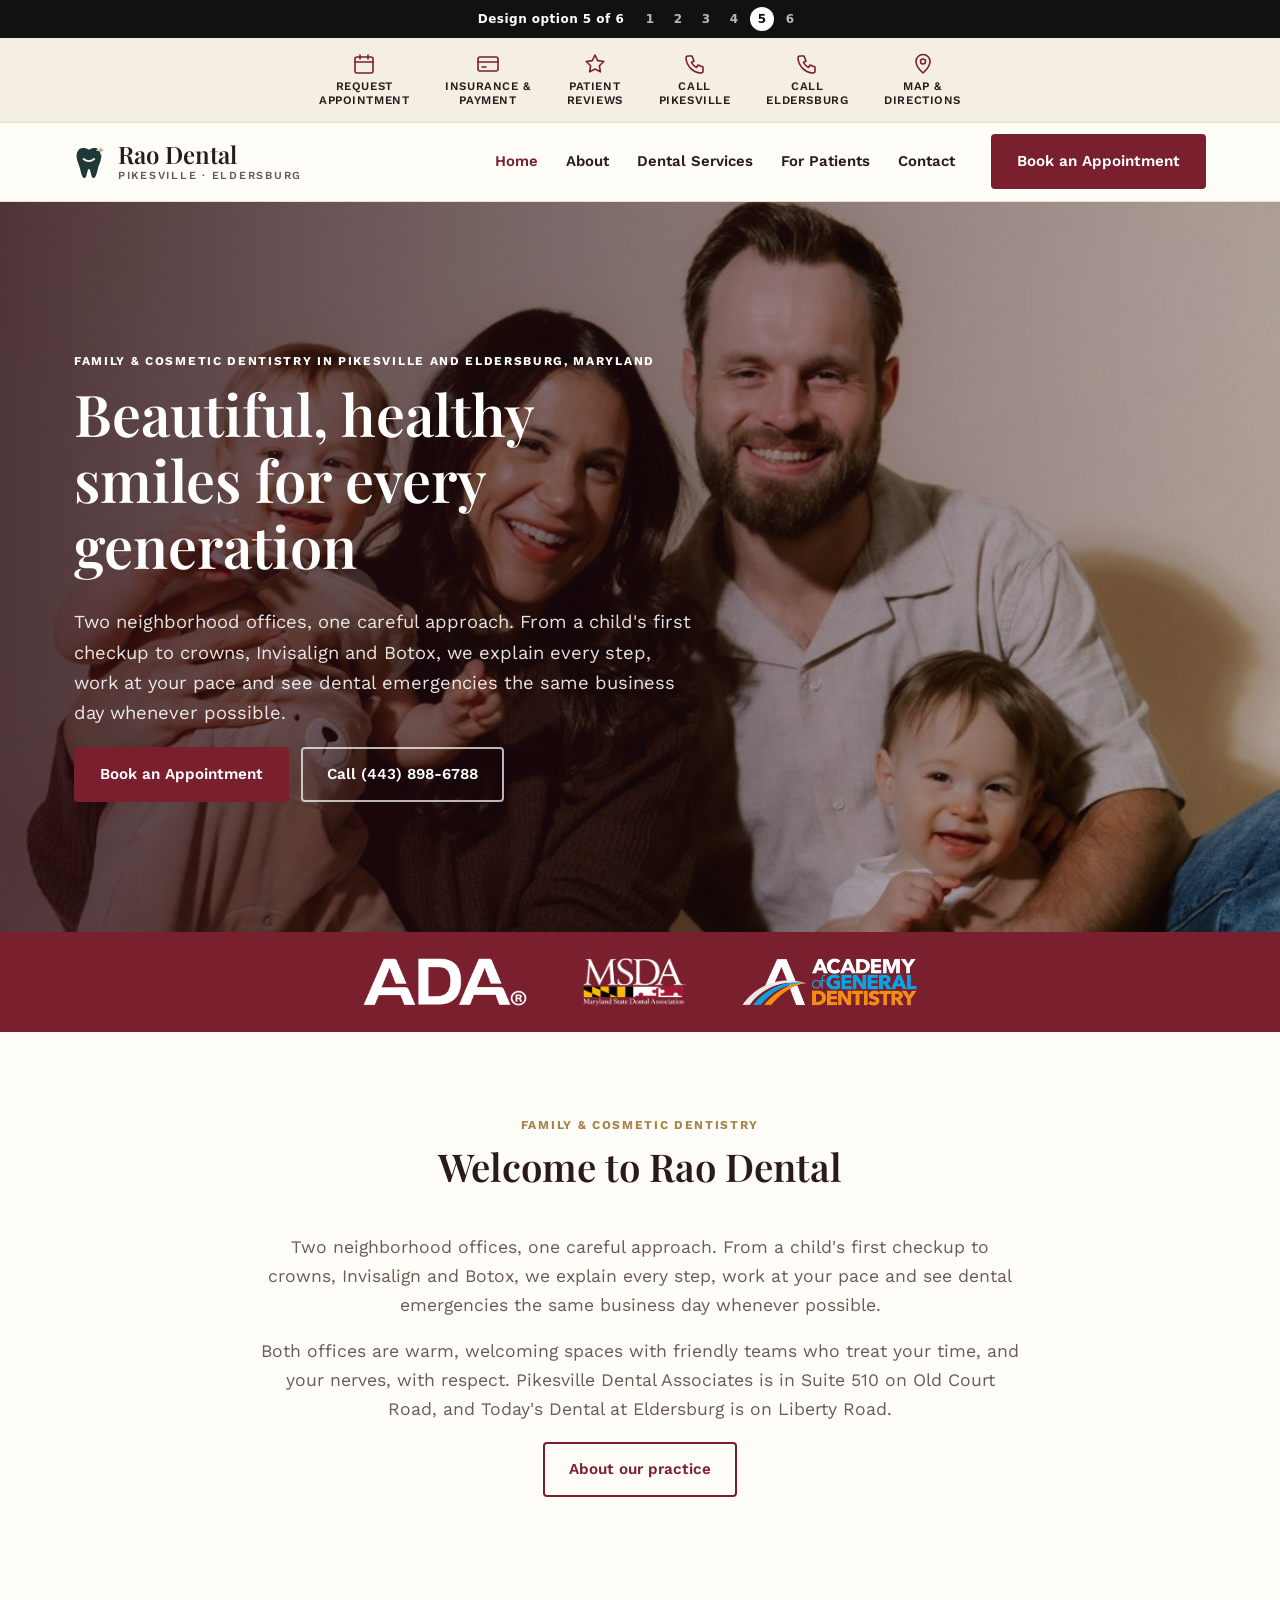
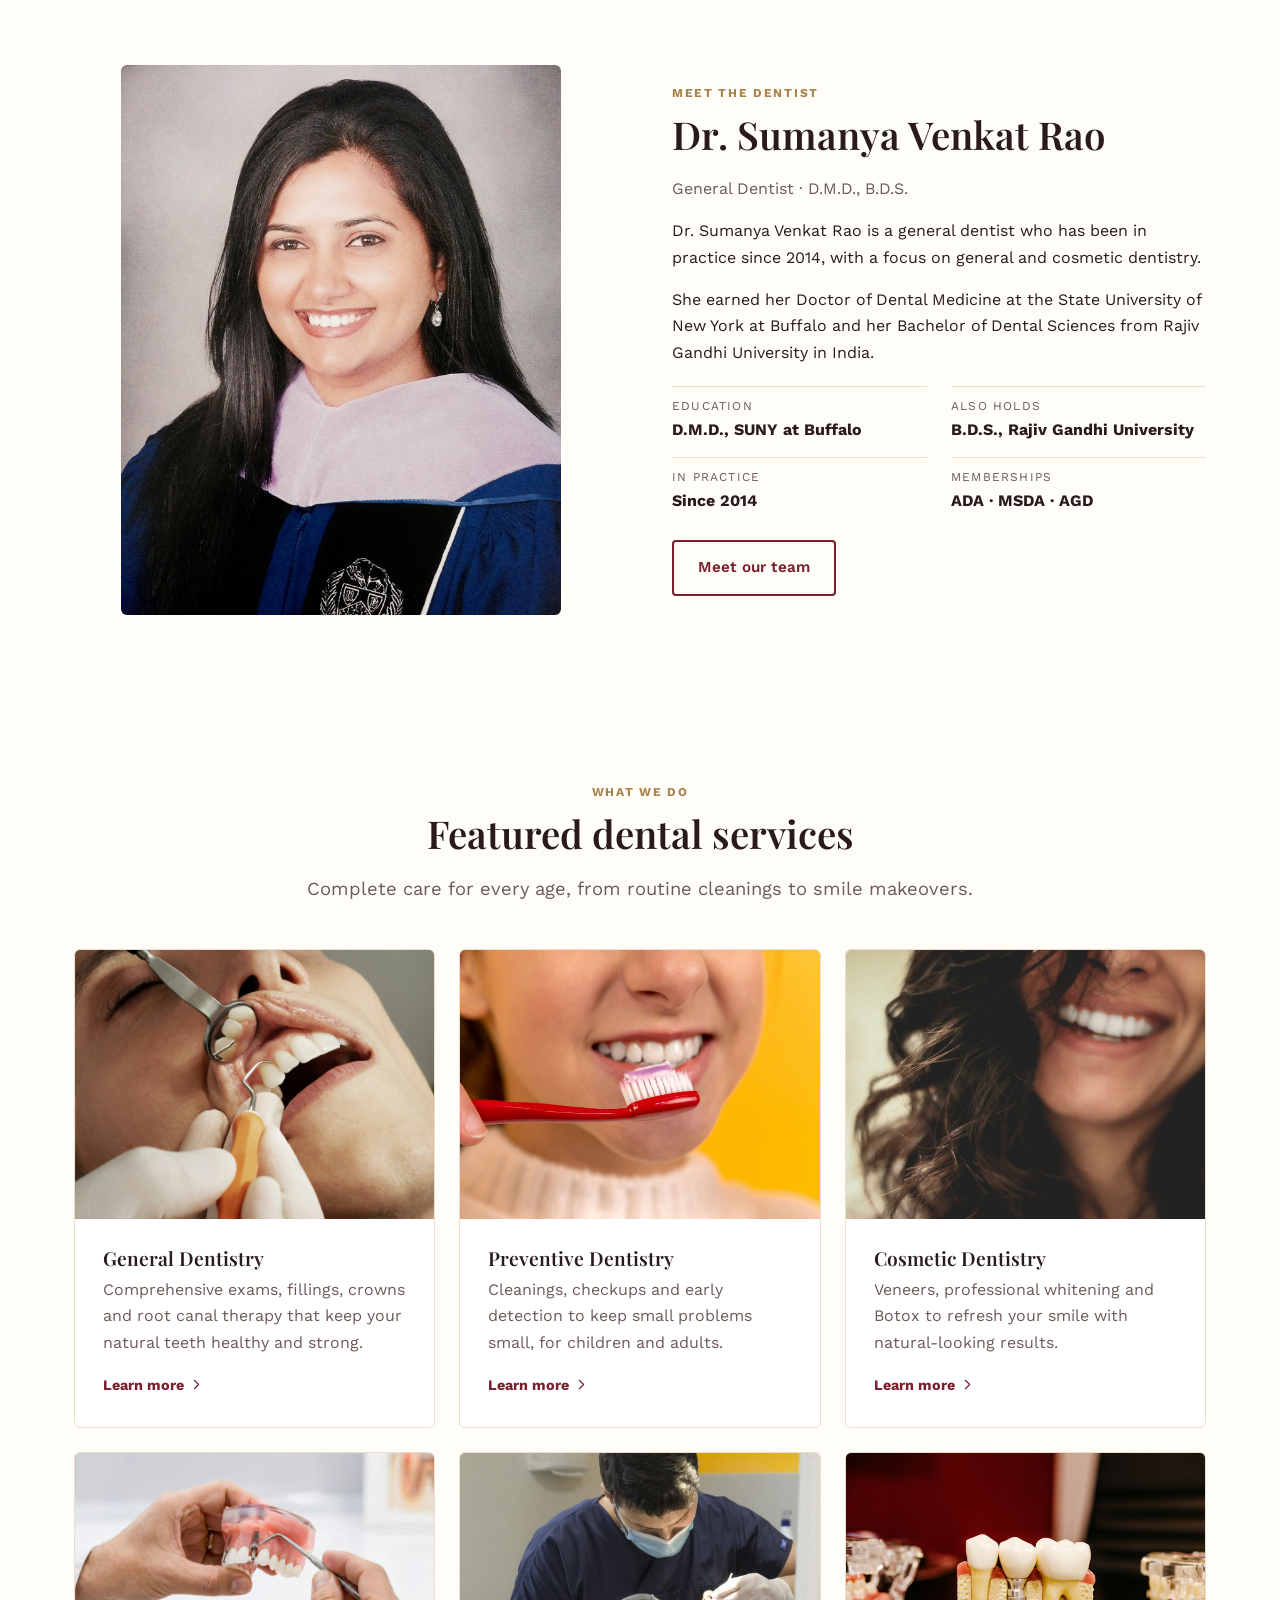
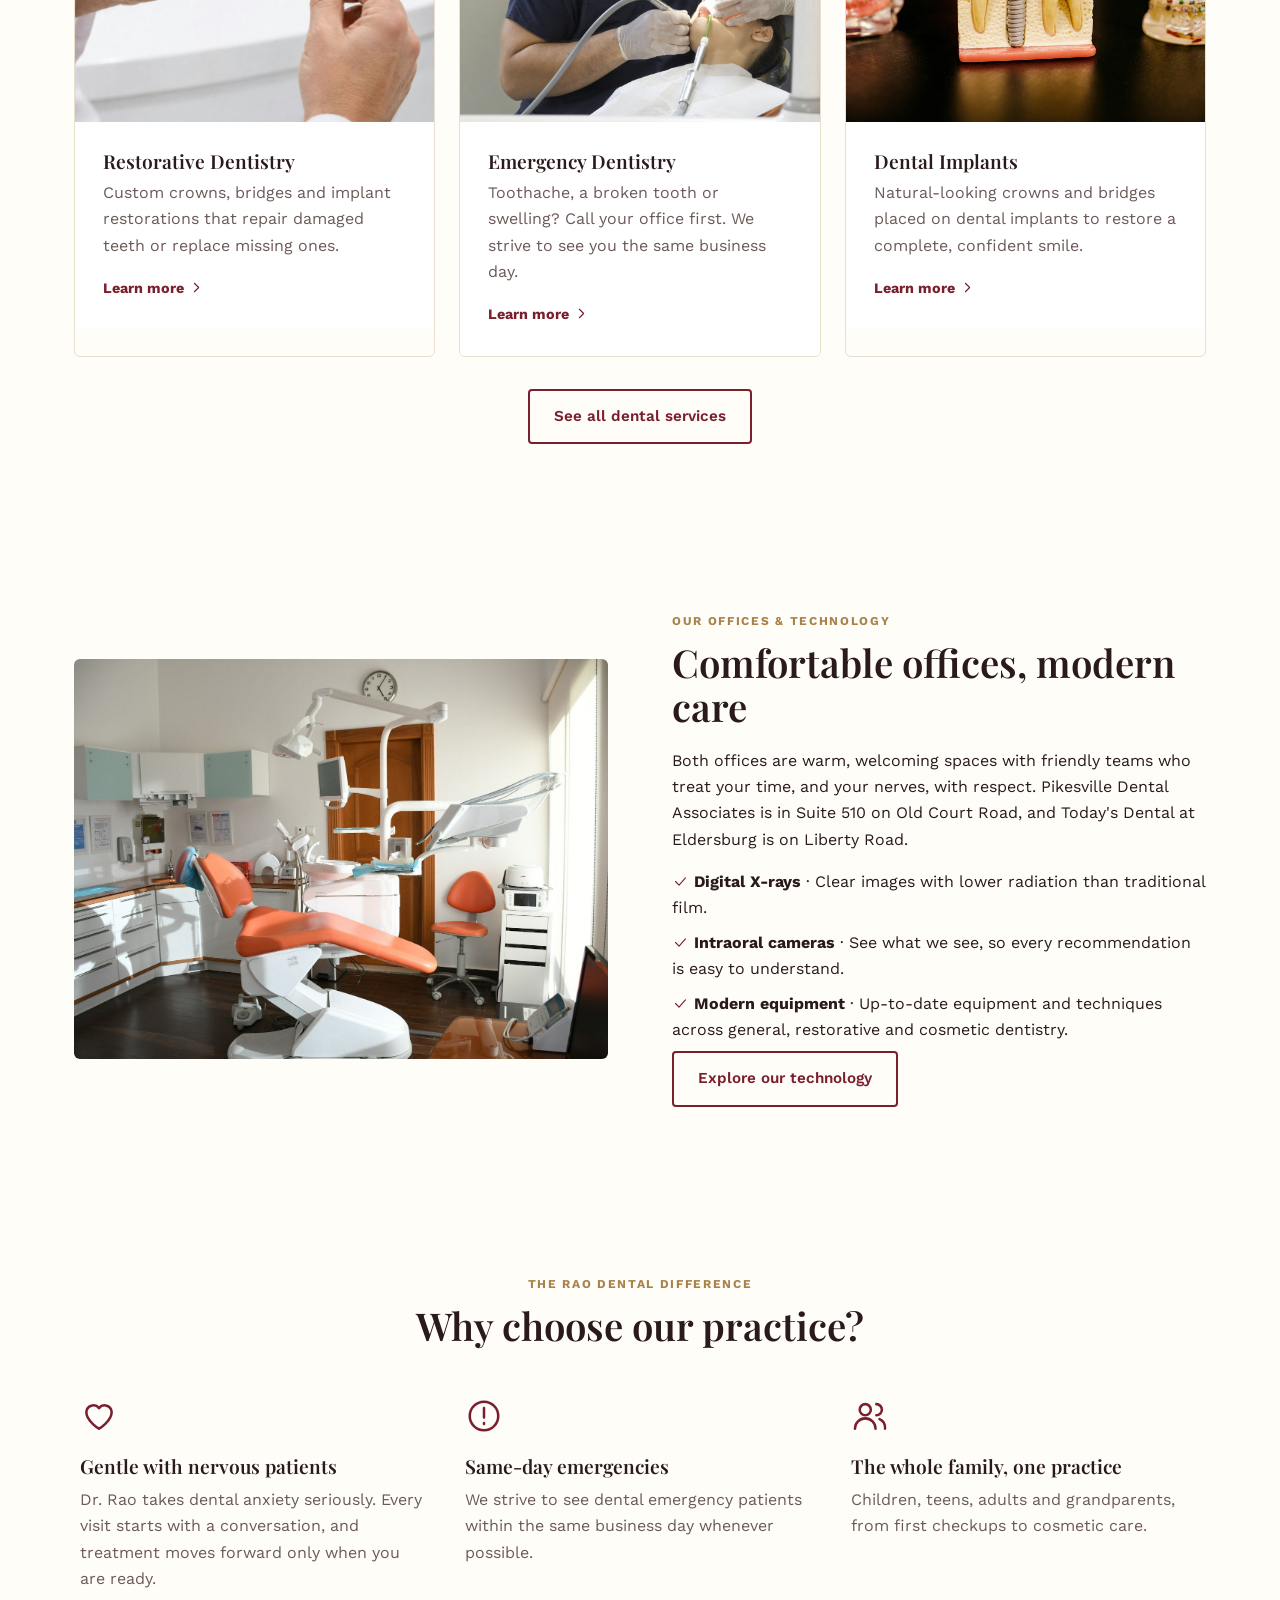
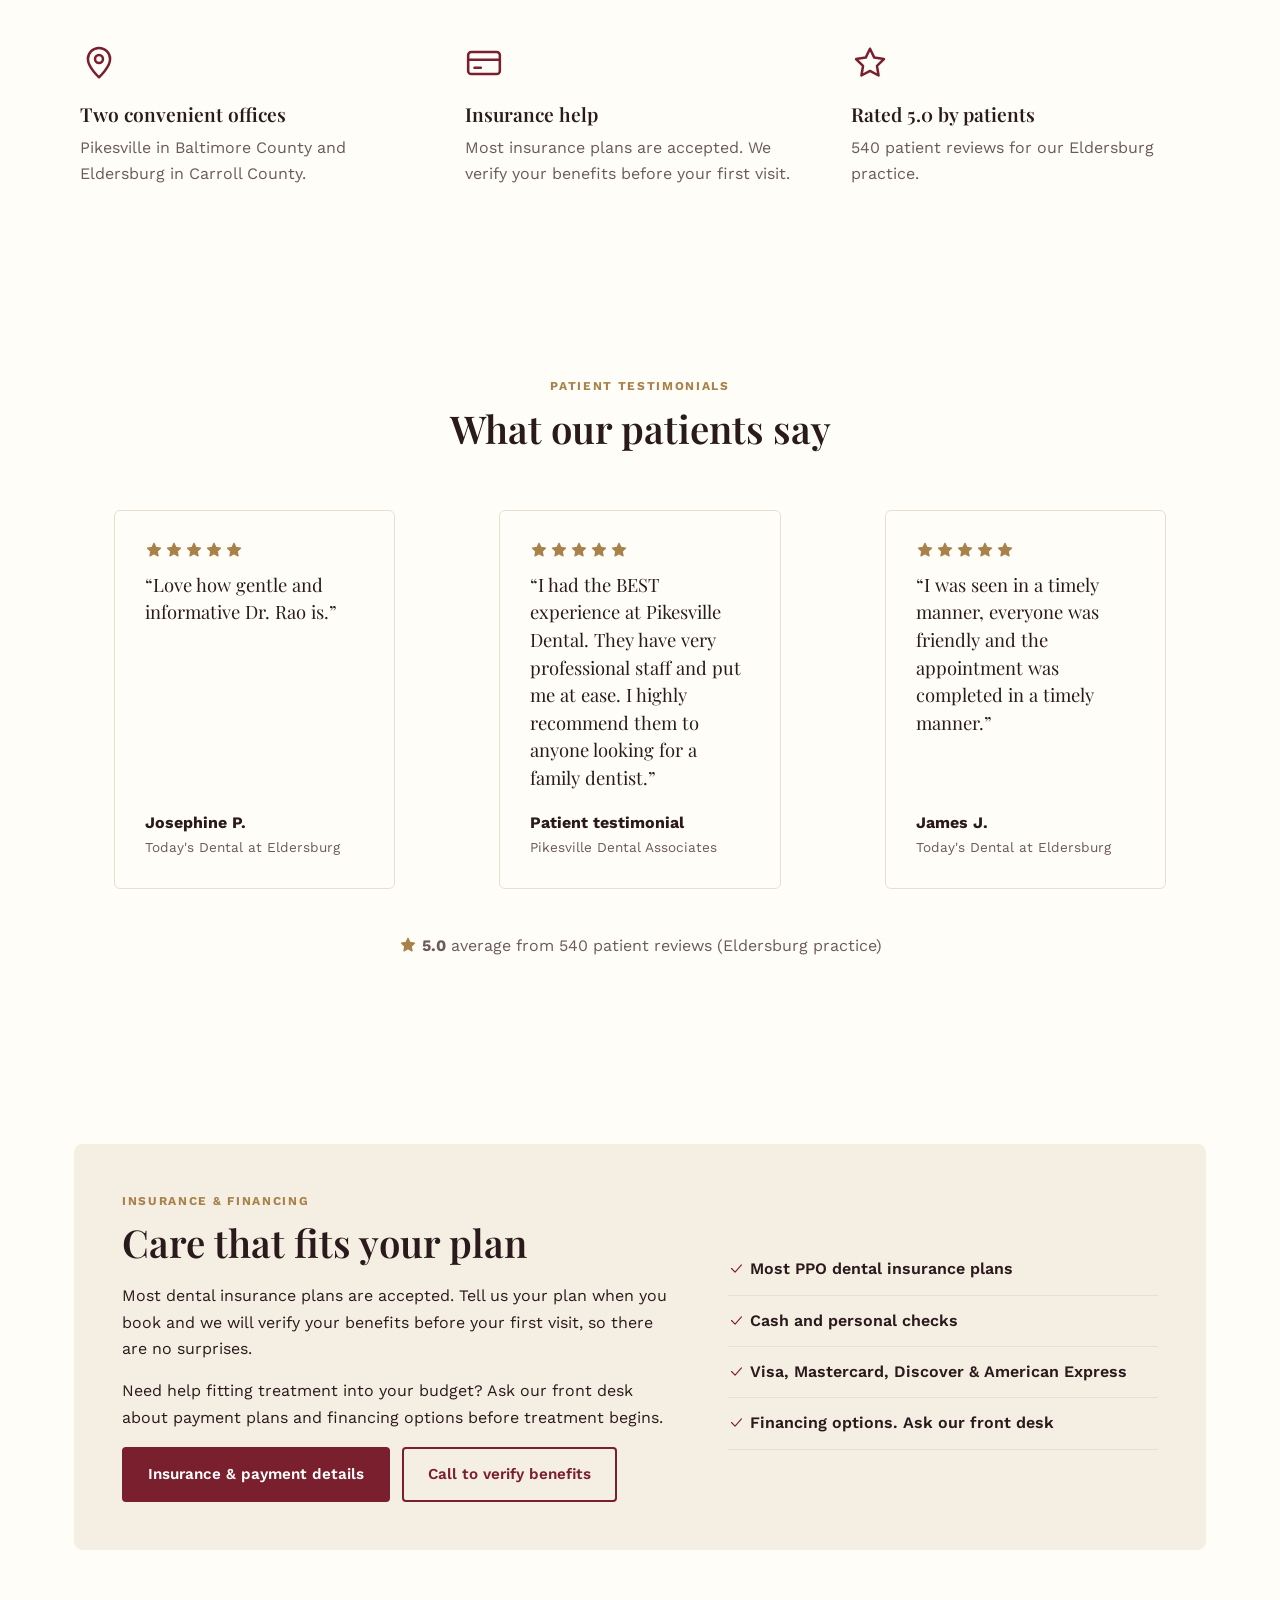
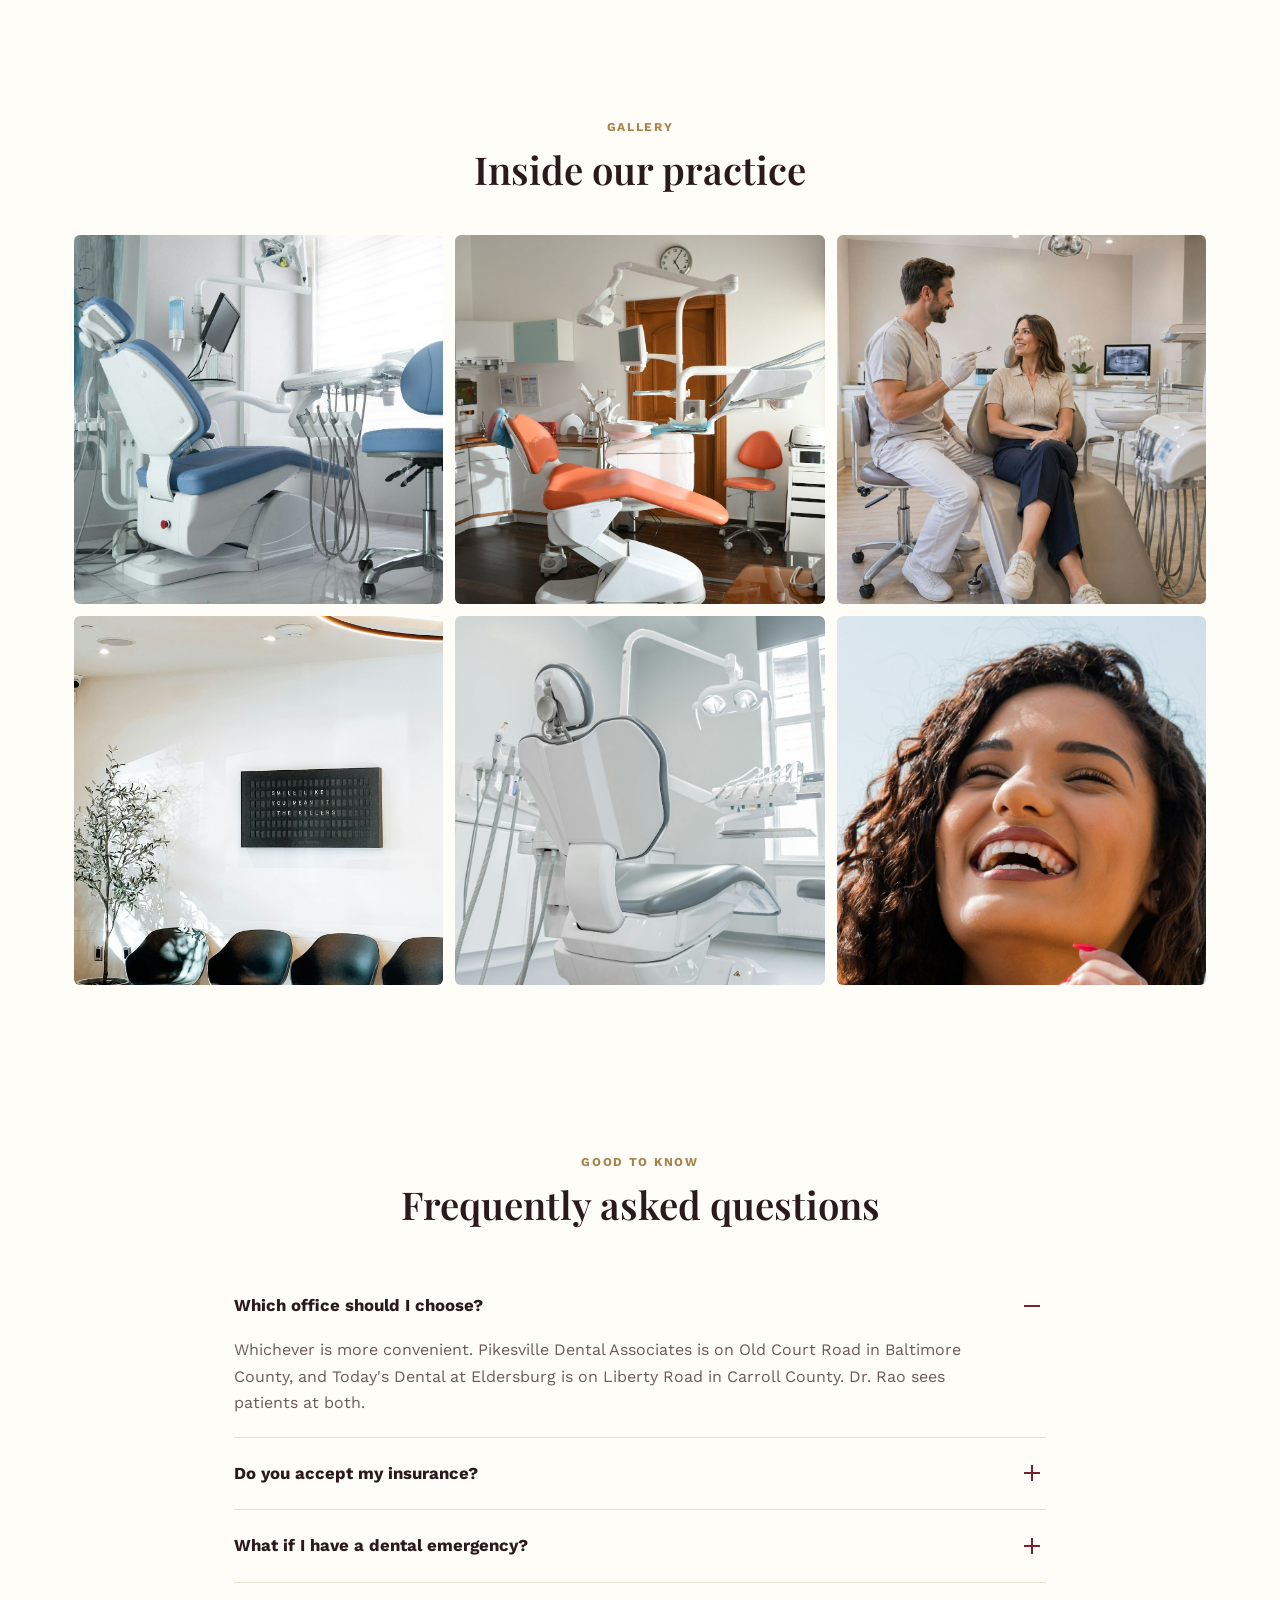
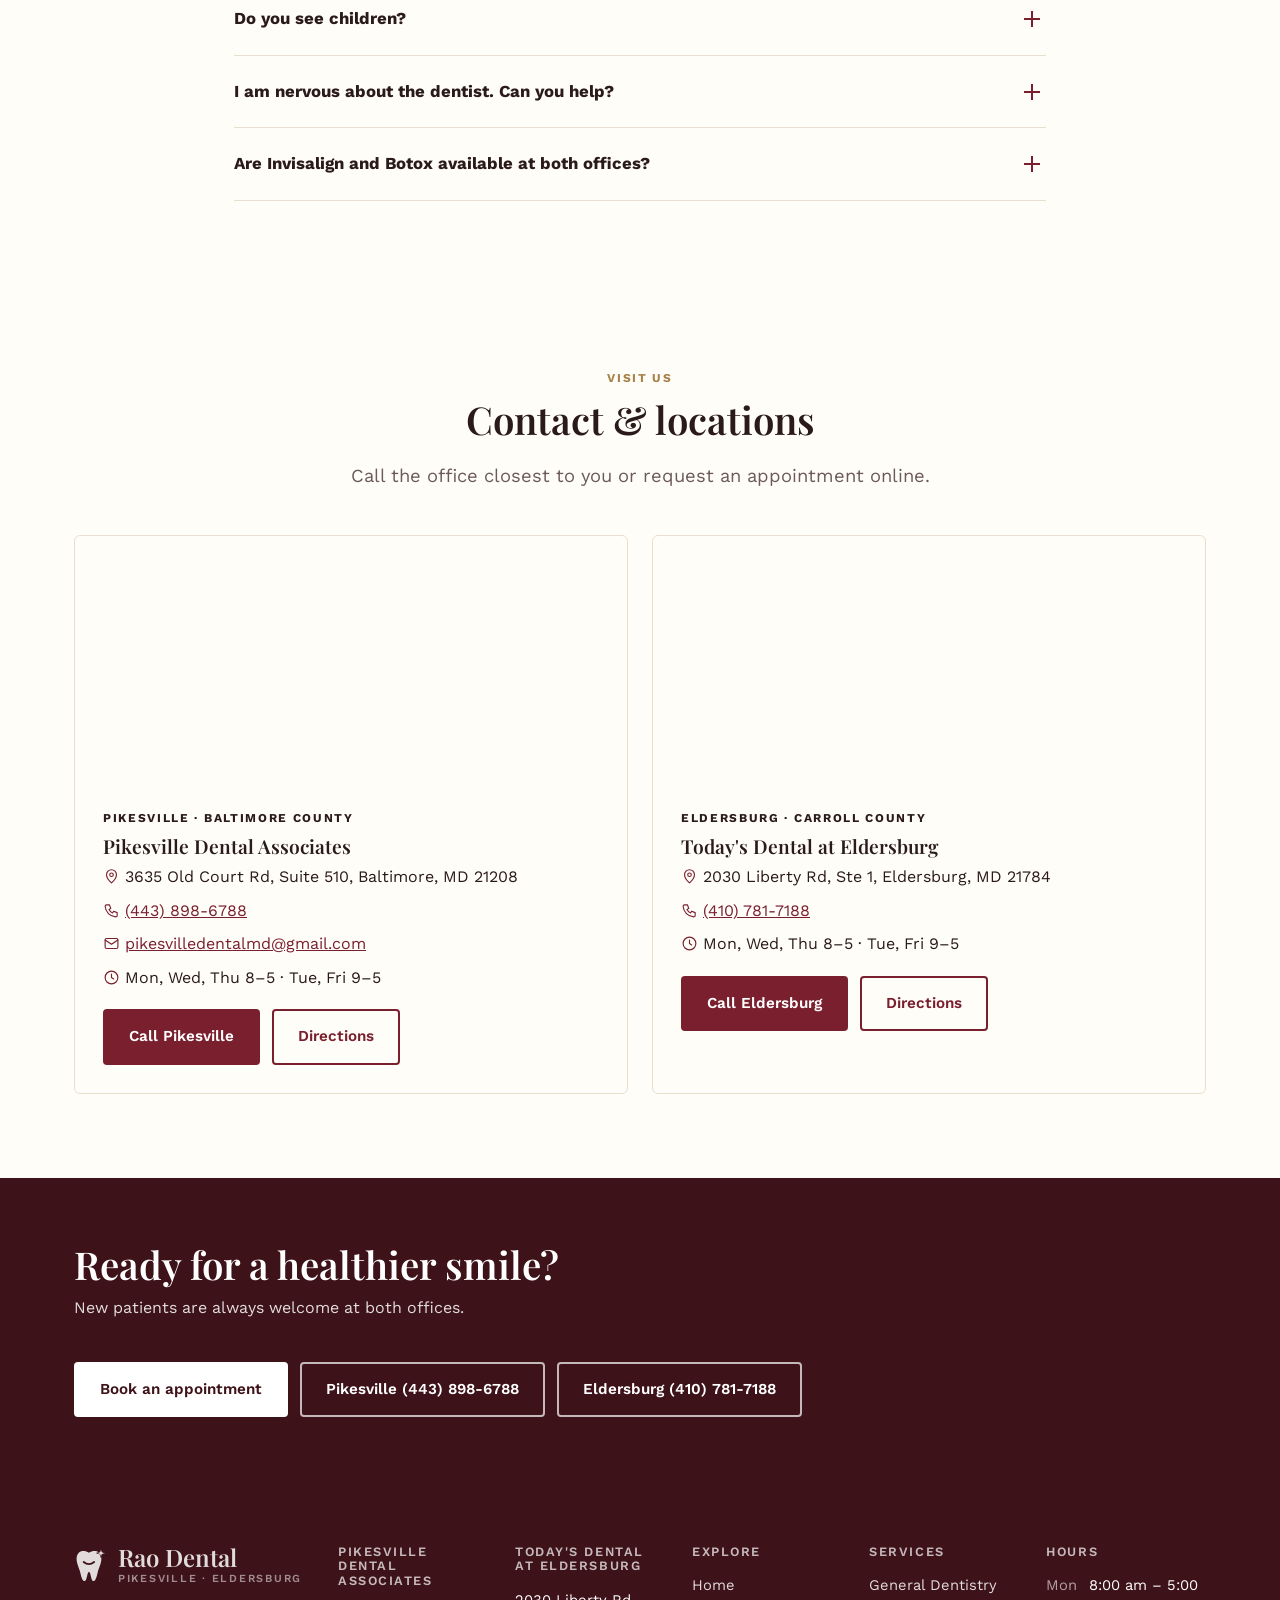
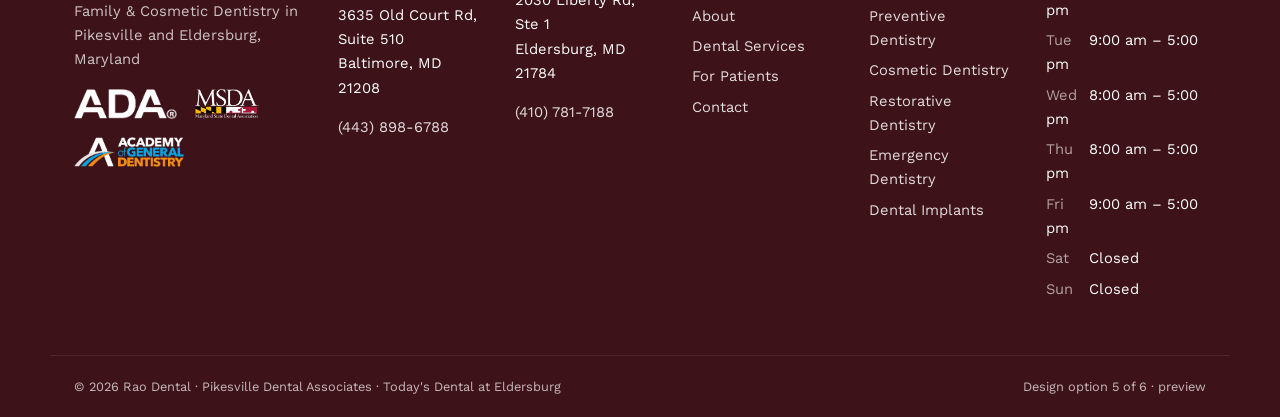
<file: index.html>
<!doctype html><html lang="en"><head><meta charset="utf-8"><meta name="viewport" content="width=device-width,initial-scale=1">
<title>Family &amp; Cosmetic Dentistry | Rao Dental</title><meta name="description" content="Family &amp; Cosmetic Dentistry in Pikesville and Eldersburg, Maryland"><meta name="robots" content="noindex">
<link rel="icon" href="img/rao-favicon.svg"><link rel="preconnect" href="https://fonts.googleapis.com"><link rel="preconnect" href="https://fonts.gstatic.com" crossorigin>
<link href="https://fonts.googleapis.com/css2?family=Playfair+Display:wght@500;600;700&family=Work+Sans:wght@400;500;600&display=swap" rel="stylesheet"><link rel="stylesheet" href="css/site.css"></head>
<body class="style-5"><div class="switcher"><span>Design option 5 of 6</span><span class="sw-links"><a href="https://dundysm.github.io/style-1/index.html">1</a><a href="https://dundysm.github.io/style-2/index.html">2</a><a href="https://dundysm.github.io/style-3/index.html">3</a><a href="https://dundysm.github.io/style-4/index.html">4</a><a href="https://dundysm.github.io/style-5/index.html" aria-current="true">5</a><a href="https://dundysm.github.io/style-6/index.html">6</a></span></div><a class="skip" href="#main">Skip to content</a><div class="util icons"><div class="wrap"><a href="contact.html#appointment"><svg class="ic" viewBox="0 0 24 24" fill="none" stroke="currentColor" stroke-width="1.6" stroke-linecap="round" stroke-linejoin="round" aria-hidden="true"><rect x="3" y="5" width="18" height="16" rx="2"/><path d="M3 10h18M8 3v4M16 3v4"/></svg><span>Request<br>Appointment</span></a><a href="patients.html#insurance"><svg class="ic" viewBox="0 0 24 24" fill="none" stroke="currentColor" stroke-width="1.6" stroke-linecap="round" stroke-linejoin="round" aria-hidden="true"><rect x="2" y="5" width="20" height="14" rx="2"/><path d="M2 10h20M6 15h4"/></svg><span>Insurance &amp;<br>Payment</span></a><a href="index.html#reviews"><svg class="ic" viewBox="0 0 24 24" fill="none" stroke="currentColor" stroke-width="1.6" stroke-linecap="round" stroke-linejoin="round" aria-hidden="true"><path d="M12 3l2.7 5.6 6.1.9-4.4 4.3 1 6.1L12 17l-5.4 2.9 1-6.1L3.2 9.5l6.1-.9L12 3z"/></svg><span>Patient<br>Reviews</span></a><a href="tel:+14438986788"><svg class="ic" viewBox="0 0 24 24" fill="none" stroke="currentColor" stroke-width="1.6" stroke-linecap="round" stroke-linejoin="round" aria-hidden="true"><path d="M5 4h4l2 5-2.5 1.5a11 11 0 0 0 5 5L15 13l5 2v4a2 2 0 0 1-2 2A16 16 0 0 1 3 6a2 2 0 0 1 2-2z"/></svg><span>Call<br>Pikesville</span></a><a href="tel:+14107817188"><svg class="ic" viewBox="0 0 24 24" fill="none" stroke="currentColor" stroke-width="1.6" stroke-linecap="round" stroke-linejoin="round" aria-hidden="true"><path d="M5 4h4l2 5-2.5 1.5a11 11 0 0 0 5 5L15 13l5 2v4a2 2 0 0 1-2 2A16 16 0 0 1 3 6a2 2 0 0 1 2-2z"/></svg><span>Call<br>Eldersburg</span></a><a href="contact.html#location"><svg class="ic" viewBox="0 0 24 24" fill="none" stroke="currentColor" stroke-width="1.6" stroke-linecap="round" stroke-linejoin="round" aria-hidden="true"><path d="M12 21s-7-6.2-7-11.5a7 7 0 0 1 14 0C19 14.8 12 21 12 21z"/><circle cx="12" cy="9.5" r="2.5"/></svg><span>Map &amp;<br>Directions</span></a></div></div><header class="site-header"><div class="wrap hdr"><a class="logo" href="index.html"><img src="img/rao-logo-mark.svg" alt="" class="logo-mark"><span>Rao Dental<small>Pikesville · Eldersburg</small></span></a><input type="checkbox" id="nav-t" class="nav-t" aria-label="Menu"><label for="nav-t" class="burger"><svg class="ic" viewBox="0 0 24 24" fill="none" stroke="currentColor" stroke-width="1.6" stroke-linecap="round" stroke-linejoin="round" aria-hidden="true"><path d="M4 7h16M4 12h16M4 17h16"/></svg></label><nav aria-label="Main"><ul class="nav"><li><a href="index.html" aria-current="page">Home</a></li><li class="has-sub"><a href="about.html">About</a><ul class="sub"><li><a href="about.html#practice">About Our Practice</a></li><li><a href="about.html#team">Meet Our Dentist &amp; Team</a></li><li><a href="about.html#office">Our Office</a></li><li><a href="about.html#technology">Dental Technology</a></li><li><a href="about.html#philosophy">Our Philosophy</a></li></ul></li><li class="has-sub"><a href="services.html">Dental Services</a><ul class="sub"><li><a href="services.html#general">General Dentistry</a></li><li><a href="services.html#preventive">Preventive Dentistry</a></li><li><a href="services.html#cosmetic">Cosmetic Dentistry</a></li><li><a href="services.html#restorative">Restorative Dentistry</a></li><li><a href="services.html#emergency">Emergency Dentistry</a></li><li><a href="services.html#implants">Dental Implants</a></li><li><a href="services.html#periodontal">Periodontal Care</a></li><li><a href="services.html#orthodontics">Orthodontics</a></li><li><a href="services.html#sedation">Sedation Dentistry</a></li></ul></li><li class="has-sub"><a href="patients.html">For Patients</a><ul class="sub"><li><a href="patients.html#new-patients">New Patient Information</a></li><li><a href="patients.html#first-visit">Your First Visit</a></li><li><a href="patients.html#forms">Patient Forms</a></li><li><a href="patients.html#insurance">Insurance &amp; Financing</a></li><li><a href="patients.html#payment">Payment Options</a></li><li><a href="patients.html#faq">Patient FAQs</a></li><li><a href="patients.html#post-op">Post-Operative Instructions</a></li></ul></li><li class="has-sub"><a href="contact.html">Contact</a><ul class="sub"><li><a href="contact.html#info">Contact Information</a></li><li><a href="contact.html#hours">Office Hours</a></li><li><a href="contact.html#location">Location &amp; Directions</a></li><li><a href="contact.html#appointment">Request an Appointment</a></li></ul></li></ul></nav><div class="hdr-cta"><a class="btn btn-primary" href="contact.html#appointment">Book an Appointment</a></div></div></header><main id="main"><section class="hero hero-photo left" style="background-image:url(img/family-floor.jpg)"><div class="wrap"><div class="hero-box"><p class="eyebrow">Family &amp; Cosmetic Dentistry in Pikesville and Eldersburg, Maryland</p><h1>Beautiful, healthy smiles for every generation</h1><p class="lead">Two neighborhood offices, one careful approach. From a child&#x27;s first checkup to crowns, Invisalign and Botox, we explain every step, work at your pace and see dental emergencies the same business day whenever possible.</p><div class="btn-row"><a class="btn btn-primary" href="contact.html#appointment">Book an Appointment</a><a class="btn btn-outline-light" href="tel:+14438986788">Call (443) 898-6788</a></div></div></div></section><section class="trust"><div class="wrap"><div class="badges"><img src="img/assoc-ada-white.png" alt="ADA member" loading="lazy"><img src="img/assoc-msda-white.png" alt="MSDA member" loading="lazy"><img src="img/assoc-agd-white.png" alt="AGD member" loading="lazy"></div></div></section><section class="sec intro-sec"><div class="wrap"><header class="sec-head center"><p class="eyebrow">Family &amp; cosmetic dentistry</p><h2>Welcome to Rao Dental</h2></header><div class="intro"><p>Two neighborhood offices, one careful approach. From a child&#x27;s first checkup to crowns, Invisalign and Botox, we explain every step, work at your pace and see dental emergencies the same business day whenever possible.</p><p>Both offices are warm, welcoming spaces with friendly teams who treat your time, and your nerves, with respect. Pikesville Dental Associates is in Suite 510 on Old Court Road, and Today&#x27;s Dental at Eldersburg is on Liberty Road.</p><a class="btn btn-ghost" href="about.html">About our practice</a></div></div></section><section class="sec doc-sec" id="dentist"><div class="wrap"><div class="split"><div class="split-media portrait"><img src="img/dr-rao-portrait.jpg" alt="Dr. Sumanya Venkat Rao" loading="lazy"></div><div class="split-text"><p class="eyebrow">Meet the dentist</p><h2>Dr. Sumanya Venkat Rao</h2><p class="muted">General Dentist · D.M.D., B.D.S.</p><p>Dr. Sumanya Venkat Rao is a general dentist who has been in practice since 2014, with a focus on general and cosmetic dentistry.</p><p>She earned her Doctor of Dental Medicine at the State University of New York at Buffalo and her Bachelor of Dental Sciences from Rajiv Gandhi University in India.</p><ul class="facts"><li><span>Education</span><strong>D.M.D., SUNY at Buffalo</strong></li><li><span>Also holds</span><strong>B.D.S., Rajiv Gandhi University</strong></li><li><span>In practice</span><strong>Since 2014</strong></li><li><span>Memberships</span><strong>ADA · MSDA · AGD</strong></li></ul><a class="btn btn-ghost" href="about.html#team">Meet our team</a></div></div></div></section><section class="sec svc-sec" id="services"><div class="wrap"><header class="sec-head center"><p class="eyebrow">What we do</p><h2>Featured dental services</h2><p class="lead">Complete care for every age, from routine cleanings to smile makeovers.</p></header><div class="grid g3 svc-grid"><a class="card svc" href="services.html#general"><div class="svc-img" style="background-image:url(img/svc-general.jpg)"></div><div class="card-body"><h3>General Dentistry</h3><p>Comprehensive exams, fillings, crowns and root canal therapy that keep your natural teeth healthy and strong.</p><span class="more">Learn more <svg class="ic sm" viewBox="0 0 24 24" fill="none" stroke="currentColor" stroke-width="1.6" stroke-linecap="round" stroke-linejoin="round" aria-hidden="true"><path d="M9 6l6 6-6 6"/></svg></span></div></a><a class="card svc" href="services.html#preventive"><div class="svc-img" style="background-image:url(img/svc-preventive.jpg)"></div><div class="card-body"><h3>Preventive Dentistry</h3><p>Cleanings, checkups and early detection to keep small problems small, for children and adults.</p><span class="more">Learn more <svg class="ic sm" viewBox="0 0 24 24" fill="none" stroke="currentColor" stroke-width="1.6" stroke-linecap="round" stroke-linejoin="round" aria-hidden="true"><path d="M9 6l6 6-6 6"/></svg></span></div></a><a class="card svc" href="services.html#cosmetic"><div class="svc-img" style="background-image:url(img/svc-cosmetic.jpg)"></div><div class="card-body"><h3>Cosmetic Dentistry</h3><p>Veneers, professional whitening and Botox to refresh your smile with natural-looking results.</p><span class="more">Learn more <svg class="ic sm" viewBox="0 0 24 24" fill="none" stroke="currentColor" stroke-width="1.6" stroke-linecap="round" stroke-linejoin="round" aria-hidden="true"><path d="M9 6l6 6-6 6"/></svg></span></div></a><a class="card svc" href="services.html#restorative"><div class="svc-img" style="background-image:url(img/svc-restorative.jpg)"></div><div class="card-body"><h3>Restorative Dentistry</h3><p>Custom crowns, bridges and implant restorations that repair damaged teeth or replace missing ones.</p><span class="more">Learn more <svg class="ic sm" viewBox="0 0 24 24" fill="none" stroke="currentColor" stroke-width="1.6" stroke-linecap="round" stroke-linejoin="round" aria-hidden="true"><path d="M9 6l6 6-6 6"/></svg></span></div></a><a class="card svc" href="services.html#emergency"><div class="svc-img" style="background-image:url(img/svc-emergency.jpg)"></div><div class="card-body"><h3>Emergency Dentistry</h3><p>Toothache, a broken tooth or swelling? Call your office first. We strive to see you the same business day.</p><span class="more">Learn more <svg class="ic sm" viewBox="0 0 24 24" fill="none" stroke="currentColor" stroke-width="1.6" stroke-linecap="round" stroke-linejoin="round" aria-hidden="true"><path d="M9 6l6 6-6 6"/></svg></span></div></a><a class="card svc" href="services.html#implants"><div class="svc-img" style="background-image:url(img/svc-implants.jpg)"></div><div class="card-body"><h3>Dental Implants</h3><p>Natural-looking crowns and bridges placed on dental implants to restore a complete, confident smile.</p><span class="more">Learn more <svg class="ic sm" viewBox="0 0 24 24" fill="none" stroke="currentColor" stroke-width="1.6" stroke-linecap="round" stroke-linejoin="round" aria-hidden="true"><path d="M9 6l6 6-6 6"/></svg></span></div></a></div><div class="center mt"><a class="btn btn-ghost" href="services.html">See all dental services</a></div></div></section><section class="sec office-sec" id="office"><div class="wrap"><div class="split"><div class="split-media"><img src="img/office-orange.jpg" alt="Dental treatment room" loading="lazy"></div><div class="split-text"><p class="eyebrow">Our offices &amp; technology</p><h2>Comfortable offices, modern care</h2><p>Both offices are warm, welcoming spaces with friendly teams who treat your time, and your nerves, with respect. Pikesville Dental Associates is in Suite 510 on Old Court Road, and Today&#x27;s Dental at Eldersburg is on Liberty Road.</p><p class="tick"><svg class="ic sm" viewBox="0 0 24 24" fill="none" stroke="currentColor" stroke-width="1.6" stroke-linecap="round" stroke-linejoin="round" aria-hidden="true"><path d="M5 12l5 5 9-10"/></svg> <strong>Digital X-rays</strong> · Clear images with lower radiation than traditional film.</p><p class="tick"><svg class="ic sm" viewBox="0 0 24 24" fill="none" stroke="currentColor" stroke-width="1.6" stroke-linecap="round" stroke-linejoin="round" aria-hidden="true"><path d="M5 12l5 5 9-10"/></svg> <strong>Intraoral cameras</strong> · See what we see, so every recommendation is easy to understand.</p><p class="tick"><svg class="ic sm" viewBox="0 0 24 24" fill="none" stroke="currentColor" stroke-width="1.6" stroke-linecap="round" stroke-linejoin="round" aria-hidden="true"><path d="M5 12l5 5 9-10"/></svg> <strong>Modern equipment</strong> · Up-to-date equipment and techniques across general, restorative and cosmetic dentistry.</p><a class="btn btn-ghost" href="about.html#technology">Explore our technology</a></div></div></div></section><section class="sec why-sec" id="why"><div class="wrap"><header class="sec-head center"><p class="eyebrow">The Rao Dental difference</p><h2>Why choose our practice?</h2></header><div class="grid g3 why"><div class="why-item"><svg class="ic why-ic" viewBox="0 0 24 24" fill="none" stroke="currentColor" stroke-width="1.6" stroke-linecap="round" stroke-linejoin="round" aria-hidden="true"><path d="M12 20s-8-4.7-8-10.5A4.5 4.5 0 0 1 12 7a4.5 4.5 0 0 1 8 2.5C20 15.3 12 20 12 20z"/></svg><h3>Gentle with nervous patients</h3><p>Dr. Rao takes dental anxiety seriously. Every visit starts with a conversation, and treatment moves forward only when you are ready.</p></div><div class="why-item"><svg class="ic why-ic" viewBox="0 0 24 24" fill="none" stroke="currentColor" stroke-width="1.6" stroke-linecap="round" stroke-linejoin="round" aria-hidden="true"><circle cx="12" cy="12" r="9"/><path d="M12 7v6M12 16.5v.5"/></svg><h3>Same-day emergencies</h3><p>We strive to see dental emergency patients within the same business day whenever possible.</p></div><div class="why-item"><svg class="ic why-ic" viewBox="0 0 24 24" fill="none" stroke="currentColor" stroke-width="1.6" stroke-linecap="round" stroke-linejoin="round" aria-hidden="true"><circle cx="9" cy="8" r="3.5"/><path d="M2.5 20a6.5 6.5 0 0 1 13 0M16 4.5a3.5 3.5 0 0 1 0 7M18 14a6 6 0 0 1 3.5 6"/></svg><h3>The whole family, one practice</h3><p>Children, teens, adults and grandparents, from first checkups to cosmetic care.</p></div><div class="why-item"><svg class="ic why-ic" viewBox="0 0 24 24" fill="none" stroke="currentColor" stroke-width="1.6" stroke-linecap="round" stroke-linejoin="round" aria-hidden="true"><path d="M12 21s-7-6.2-7-11.5a7 7 0 0 1 14 0C19 14.8 12 21 12 21z"/><circle cx="12" cy="9.5" r="2.5"/></svg><h3>Two convenient offices</h3><p>Pikesville in Baltimore County and Eldersburg in Carroll County.</p></div><div class="why-item"><svg class="ic why-ic" viewBox="0 0 24 24" fill="none" stroke="currentColor" stroke-width="1.6" stroke-linecap="round" stroke-linejoin="round" aria-hidden="true"><rect x="2" y="5" width="20" height="14" rx="2"/><path d="M2 10h20M6 15h4"/></svg><h3>Insurance help</h3><p>Most insurance plans are accepted. We verify your benefits before your first visit.</p></div><div class="why-item"><svg class="ic why-ic" viewBox="0 0 24 24" fill="none" stroke="currentColor" stroke-width="1.6" stroke-linecap="round" stroke-linejoin="round" aria-hidden="true"><path d="M12 3l2.7 5.6 6.1.9-4.4 4.3 1 6.1L12 17l-5.4 2.9 1-6.1L3.2 9.5l6.1-.9L12 3z"/></svg><h3>Rated 5.0 by patients</h3><p>540 patient reviews for our Eldersburg practice.</p></div></div></div></section><section class="sec rev-sec" id="reviews"><div class="wrap"><header class="sec-head center"><p class="eyebrow">Patient testimonials</p><h2>What our patients say</h2></header><div class="grid g3 tst"><figure class="card quote"><span class="stars"><svg class="ic st" viewBox="0 0 24 24" fill="none" stroke="currentColor" stroke-width="1.6" stroke-linecap="round" stroke-linejoin="round" aria-hidden="true"><path d="M12 3l2.7 5.6 6.1.9-4.4 4.3 1 6.1L12 17l-5.4 2.9 1-6.1L3.2 9.5l6.1-.9L12 3z"/></svg><svg class="ic st" viewBox="0 0 24 24" fill="none" stroke="currentColor" stroke-width="1.6" stroke-linecap="round" stroke-linejoin="round" aria-hidden="true"><path d="M12 3l2.7 5.6 6.1.9-4.4 4.3 1 6.1L12 17l-5.4 2.9 1-6.1L3.2 9.5l6.1-.9L12 3z"/></svg><svg class="ic st" viewBox="0 0 24 24" fill="none" stroke="currentColor" stroke-width="1.6" stroke-linecap="round" stroke-linejoin="round" aria-hidden="true"><path d="M12 3l2.7 5.6 6.1.9-4.4 4.3 1 6.1L12 17l-5.4 2.9 1-6.1L3.2 9.5l6.1-.9L12 3z"/></svg><svg class="ic st" viewBox="0 0 24 24" fill="none" stroke="currentColor" stroke-width="1.6" stroke-linecap="round" stroke-linejoin="round" aria-hidden="true"><path d="M12 3l2.7 5.6 6.1.9-4.4 4.3 1 6.1L12 17l-5.4 2.9 1-6.1L3.2 9.5l6.1-.9L12 3z"/></svg><svg class="ic st" viewBox="0 0 24 24" fill="none" stroke="currentColor" stroke-width="1.6" stroke-linecap="round" stroke-linejoin="round" aria-hidden="true"><path d="M12 3l2.7 5.6 6.1.9-4.4 4.3 1 6.1L12 17l-5.4 2.9 1-6.1L3.2 9.5l6.1-.9L12 3z"/></svg></span><blockquote>“Love how gentle and informative Dr. Rao is.”</blockquote><figcaption><strong>Josephine P.</strong><span>Today&#x27;s Dental at Eldersburg</span></figcaption></figure><figure class="card quote"><span class="stars"><svg class="ic st" viewBox="0 0 24 24" fill="none" stroke="currentColor" stroke-width="1.6" stroke-linecap="round" stroke-linejoin="round" aria-hidden="true"><path d="M12 3l2.7 5.6 6.1.9-4.4 4.3 1 6.1L12 17l-5.4 2.9 1-6.1L3.2 9.5l6.1-.9L12 3z"/></svg><svg class="ic st" viewBox="0 0 24 24" fill="none" stroke="currentColor" stroke-width="1.6" stroke-linecap="round" stroke-linejoin="round" aria-hidden="true"><path d="M12 3l2.7 5.6 6.1.9-4.4 4.3 1 6.1L12 17l-5.4 2.9 1-6.1L3.2 9.5l6.1-.9L12 3z"/></svg><svg class="ic st" viewBox="0 0 24 24" fill="none" stroke="currentColor" stroke-width="1.6" stroke-linecap="round" stroke-linejoin="round" aria-hidden="true"><path d="M12 3l2.7 5.6 6.1.9-4.4 4.3 1 6.1L12 17l-5.4 2.9 1-6.1L3.2 9.5l6.1-.9L12 3z"/></svg><svg class="ic st" viewBox="0 0 24 24" fill="none" stroke="currentColor" stroke-width="1.6" stroke-linecap="round" stroke-linejoin="round" aria-hidden="true"><path d="M12 3l2.7 5.6 6.1.9-4.4 4.3 1 6.1L12 17l-5.4 2.9 1-6.1L3.2 9.5l6.1-.9L12 3z"/></svg><svg class="ic st" viewBox="0 0 24 24" fill="none" stroke="currentColor" stroke-width="1.6" stroke-linecap="round" stroke-linejoin="round" aria-hidden="true"><path d="M12 3l2.7 5.6 6.1.9-4.4 4.3 1 6.1L12 17l-5.4 2.9 1-6.1L3.2 9.5l6.1-.9L12 3z"/></svg></span><blockquote>“I had the BEST experience at Pikesville Dental. They have very professional staff and put me at ease. I highly recommend them to anyone looking for a family dentist.”</blockquote><figcaption><strong>Patient testimonial</strong><span>Pikesville Dental Associates</span></figcaption></figure><figure class="card quote"><span class="stars"><svg class="ic st" viewBox="0 0 24 24" fill="none" stroke="currentColor" stroke-width="1.6" stroke-linecap="round" stroke-linejoin="round" aria-hidden="true"><path d="M12 3l2.7 5.6 6.1.9-4.4 4.3 1 6.1L12 17l-5.4 2.9 1-6.1L3.2 9.5l6.1-.9L12 3z"/></svg><svg class="ic st" viewBox="0 0 24 24" fill="none" stroke="currentColor" stroke-width="1.6" stroke-linecap="round" stroke-linejoin="round" aria-hidden="true"><path d="M12 3l2.7 5.6 6.1.9-4.4 4.3 1 6.1L12 17l-5.4 2.9 1-6.1L3.2 9.5l6.1-.9L12 3z"/></svg><svg class="ic st" viewBox="0 0 24 24" fill="none" stroke="currentColor" stroke-width="1.6" stroke-linecap="round" stroke-linejoin="round" aria-hidden="true"><path d="M12 3l2.7 5.6 6.1.9-4.4 4.3 1 6.1L12 17l-5.4 2.9 1-6.1L3.2 9.5l6.1-.9L12 3z"/></svg><svg class="ic st" viewBox="0 0 24 24" fill="none" stroke="currentColor" stroke-width="1.6" stroke-linecap="round" stroke-linejoin="round" aria-hidden="true"><path d="M12 3l2.7 5.6 6.1.9-4.4 4.3 1 6.1L12 17l-5.4 2.9 1-6.1L3.2 9.5l6.1-.9L12 3z"/></svg><svg class="ic st" viewBox="0 0 24 24" fill="none" stroke="currentColor" stroke-width="1.6" stroke-linecap="round" stroke-linejoin="round" aria-hidden="true"><path d="M12 3l2.7 5.6 6.1.9-4.4 4.3 1 6.1L12 17l-5.4 2.9 1-6.1L3.2 9.5l6.1-.9L12 3z"/></svg></span><blockquote>“I was seen in a timely manner, everyone was friendly and the appointment was completed in a timely manner.”</blockquote><figcaption><strong>James J.</strong><span>Today&#x27;s Dental at Eldersburg</span></figcaption></figure></div><p class="rating-note"><svg class="ic st" viewBox="0 0 24 24" fill="none" stroke="currentColor" stroke-width="1.6" stroke-linecap="round" stroke-linejoin="round" aria-hidden="true"><path d="M12 3l2.7 5.6 6.1.9-4.4 4.3 1 6.1L12 17l-5.4 2.9 1-6.1L3.2 9.5l6.1-.9L12 3z"/></svg> <strong>5.0</strong> average from 540 patient reviews (Eldersburg practice)</p></div></section><section class="sec ins-sec" id="insurance"><div class="wrap"><div class="ins"><div class="ins-text"><p class="eyebrow">Insurance &amp; financing</p><h2>Care that fits your plan</h2><p>Most dental insurance plans are accepted. Tell us your plan when you book and we will verify your benefits before your first visit, so there are no surprises.</p><p>Need help fitting treatment into your budget? Ask our front desk about payment plans and financing options before treatment begins.</p><div class="btn-row"><a class="btn btn-primary" href="patients.html#insurance">Insurance &amp; payment details</a><a class="btn btn-ghost" href="tel:+14438986788">Call to verify benefits</a></div></div><ul class="ins-list"><li><svg class="ic sm" viewBox="0 0 24 24" fill="none" stroke="currentColor" stroke-width="1.6" stroke-linecap="round" stroke-linejoin="round" aria-hidden="true"><path d="M5 12l5 5 9-10"/></svg> Most PPO dental insurance plans</li><li><svg class="ic sm" viewBox="0 0 24 24" fill="none" stroke="currentColor" stroke-width="1.6" stroke-linecap="round" stroke-linejoin="round" aria-hidden="true"><path d="M5 12l5 5 9-10"/></svg> Cash and personal checks</li><li><svg class="ic sm" viewBox="0 0 24 24" fill="none" stroke="currentColor" stroke-width="1.6" stroke-linecap="round" stroke-linejoin="round" aria-hidden="true"><path d="M5 12l5 5 9-10"/></svg> Visa, Mastercard, Discover &amp; American Express</li><li><svg class="ic sm" viewBox="0 0 24 24" fill="none" stroke="currentColor" stroke-width="1.6" stroke-linecap="round" stroke-linejoin="round" aria-hidden="true"><path d="M5 12l5 5 9-10"/></svg> Financing options. Ask our front desk</li></ul></div></div></section><section class="sec gal-sec" id="gallery"><div class="wrap"><header class="sec-head center"><p class="eyebrow">Gallery</p><h2>Inside our practice</h2></header><div class="gallery"><img src="img/office-art.jpg" alt="Rao Dental care" loading="lazy"><img src="img/office-orange.jpg" alt="Rao Dental care" loading="lazy"><img src="img/consult.jpg" alt="Rao Dental care" loading="lazy"><img src="img/office-waiting.jpg" alt="Rao Dental care" loading="lazy"><img src="img/office-window.jpg" alt="Rao Dental care" loading="lazy"><img src="img/smile-woman.jpg" alt="Rao Dental care" loading="lazy"></div></div></section><section class="sec faq-sec narrow" id="faq"><div class="wrap"><header class="sec-head center"><p class="eyebrow">Good to know</p><h2>Frequently asked questions</h2></header><div class="faq"><details open><summary>Which office should I choose?<span class="plus" aria-hidden="true"></span></summary><p>Whichever is more convenient. Pikesville Dental Associates is on Old Court Road in Baltimore County, and Today&#x27;s Dental at Eldersburg is on Liberty Road in Carroll County. Dr. Rao sees patients at both.</p></details><details><summary>Do you accept my insurance?<span class="plus" aria-hidden="true"></span></summary><p>Most dental insurance plans are accepted. Tell us your plan when you book and we will verify your coverage before you come in.</p></details><details><summary>What if I have a dental emergency?<span class="plus" aria-hidden="true"></span></summary><p>Call your office right away. We strive to see emergency patients within the same business day whenever possible.</p></details><details><summary>Do you see children?<span class="plus" aria-hidden="true"></span></summary><p>Yes. We care for children, teens and adults, and we keep first visits friendly and relaxed.</p></details><details><summary>I am nervous about the dentist. Can you help?<span class="plus" aria-hidden="true"></span></summary><p>Absolutely. Dr. Rao is experienced with anxious patients. We explain each step, you set the pace, and we pause whenever you ask.</p></details><details><summary>Are Invisalign and Botox available at both offices?<span class="plus" aria-hidden="true"></span></summary><p>Please call the office you plan to visit and our team will confirm availability and schedule a consultation.</p></details></div></div></section><section class="sec contact-sec" id="contact"><div class="wrap"><header class="sec-head center"><p class="eyebrow">Visit us</p><h2>Contact &amp; locations</h2><p class="lead">Call the office closest to you or request an appointment online.</p></header><div class="grid g2 offices"><div class="card office"><iframe class="map" title="Map to Pikesville Dental Associates" src="https://maps.google.com/maps?q=3635+Old+Court+Rd%2C+Suite+510%2C+Baltimore%2C+MD+21208&output=embed" loading="lazy"></iframe><div class="card-body"><p class="eyebrow">Pikesville · Baltimore County</p><h3>Pikesville Dental Associates</h3><p><svg class="ic sm" viewBox="0 0 24 24" fill="none" stroke="currentColor" stroke-width="1.6" stroke-linecap="round" stroke-linejoin="round" aria-hidden="true"><path d="M12 21s-7-6.2-7-11.5a7 7 0 0 1 14 0C19 14.8 12 21 12 21z"/><circle cx="12" cy="9.5" r="2.5"/></svg> 3635 Old Court Rd, Suite 510, Baltimore, MD 21208</p><p><svg class="ic sm" viewBox="0 0 24 24" fill="none" stroke="currentColor" stroke-width="1.6" stroke-linecap="round" stroke-linejoin="round" aria-hidden="true"><path d="M5 4h4l2 5-2.5 1.5a11 11 0 0 0 5 5L15 13l5 2v4a2 2 0 0 1-2 2A16 16 0 0 1 3 6a2 2 0 0 1 2-2z"/></svg> <a href="tel:+14438986788">(443) 898-6788</a></p><p><svg class="ic sm" viewBox="0 0 24 24" fill="none" stroke="currentColor" stroke-width="1.6" stroke-linecap="round" stroke-linejoin="round" aria-hidden="true"><rect x="3" y="5" width="18" height="14" rx="2"/><path d="M3 7l9 6 9-6"/></svg> <a href="mailto:pikesvilledentalmd@gmail.com">pikesvilledentalmd@gmail.com</a></p><p><svg class="ic sm" viewBox="0 0 24 24" fill="none" stroke="currentColor" stroke-width="1.6" stroke-linecap="round" stroke-linejoin="round" aria-hidden="true"><circle cx="12" cy="12" r="9"/><path d="M12 7v5l3 2"/></svg> Mon, Wed, Thu 8–5 · Tue, Fri 9–5</p><div class="btn-row"><a class="btn btn-primary" href="tel:+14438986788">Call Pikesville</a><a class="btn btn-ghost" href="https://www.google.com/maps/dir/?api=1&destination=3635+Old+Court+Rd%2C+Suite+510%2C+Baltimore%2C+MD+21208">Directions</a></div></div></div><div class="card office"><iframe class="map" title="Map to Today&#x27;s Dental at Eldersburg" src="https://maps.google.com/maps?q=2030+Liberty+Rd%2C+Ste+1%2C+Eldersburg%2C+MD+21784&output=embed" loading="lazy"></iframe><div class="card-body"><p class="eyebrow">Eldersburg · Carroll County</p><h3>Today&#x27;s Dental at Eldersburg</h3><p><svg class="ic sm" viewBox="0 0 24 24" fill="none" stroke="currentColor" stroke-width="1.6" stroke-linecap="round" stroke-linejoin="round" aria-hidden="true"><path d="M12 21s-7-6.2-7-11.5a7 7 0 0 1 14 0C19 14.8 12 21 12 21z"/><circle cx="12" cy="9.5" r="2.5"/></svg> 2030 Liberty Rd, Ste 1, Eldersburg, MD 21784</p><p><svg class="ic sm" viewBox="0 0 24 24" fill="none" stroke="currentColor" stroke-width="1.6" stroke-linecap="round" stroke-linejoin="round" aria-hidden="true"><path d="M5 4h4l2 5-2.5 1.5a11 11 0 0 0 5 5L15 13l5 2v4a2 2 0 0 1-2 2A16 16 0 0 1 3 6a2 2 0 0 1 2-2z"/></svg> <a href="tel:+14107817188">(410) 781-7188</a></p><p><svg class="ic sm" viewBox="0 0 24 24" fill="none" stroke="currentColor" stroke-width="1.6" stroke-linecap="round" stroke-linejoin="round" aria-hidden="true"><circle cx="12" cy="12" r="9"/><path d="M12 7v5l3 2"/></svg> Mon, Wed, Thu 8–5 · Tue, Fri 9–5</p><div class="btn-row"><a class="btn btn-primary" href="tel:+14107817188">Call Eldersburg</a><a class="btn btn-ghost" href="https://www.google.com/maps/dir/?api=1&destination=2030+Liberty+Rd%2C+Ste+1%2C+Eldersburg%2C+MD+21784">Directions</a></div></div></div></div></div></section><section class="cta-band"><div class="wrap"><div><h2>Ready for a healthier smile?</h2><p>New patients are always welcome at both offices.</p></div><div class="btn-row"><a class="btn btn-light" href="contact.html#appointment">Book an appointment</a><a class="btn btn-outline-light" href="tel:+14438986788">Pikesville (443) 898-6788</a><a class="btn btn-outline-light" href="tel:+14107817188">Eldersburg (410) 781-7188</a></div></div></section></main><footer class="site-footer"><div class="wrap fgrid"><div class="fbrand"><a class="logo" href="index.html"><img src="img/rao-logo-mark.svg" alt="" class="logo-mark"><span>Rao Dental<small>Pikesville · Eldersburg</small></span></a><p>Family &amp; Cosmetic Dentistry in Pikesville and Eldersburg, Maryland</p><div class="badges"><img src="img/assoc-ada-white.png" alt="ADA member" loading="lazy"><img src="img/assoc-msda-white.png" alt="MSDA member" loading="lazy"><img src="img/assoc-agd-white.png" alt="AGD member" loading="lazy"></div></div><div><h4>Pikesville Dental Associates</h4><p>3635 Old Court Rd, Suite 510<br>Baltimore, MD 21208</p><p><a href="tel:+14438986788">(443) 898-6788</a></p></div><div><h4>Today&#x27;s Dental at Eldersburg</h4><p>2030 Liberty Rd, Ste 1<br>Eldersburg, MD 21784</p><p><a href="tel:+14107817188">(410) 781-7188</a></p></div><div><h4>Explore</h4><ul><li><a href="index.html">Home</a></li><li><a href="about.html">About</a></li><li><a href="services.html">Dental Services</a></li><li><a href="patients.html">For Patients</a></li><li><a href="contact.html">Contact</a></li></ul></div><div><h4>Services</h4><ul><li><a href="services.html#general">General Dentistry</a></li><li><a href="services.html#preventive">Preventive Dentistry</a></li><li><a href="services.html#cosmetic">Cosmetic Dentistry</a></li><li><a href="services.html#restorative">Restorative Dentistry</a></li><li><a href="services.html#emergency">Emergency Dentistry</a></li><li><a href="services.html#implants">Dental Implants</a></li></ul></div><div><h4>Hours</h4><ul class="fh"><li><span>Mon</span> 8:00 am – 5:00 pm</li><li><span>Tue</span> 9:00 am – 5:00 pm</li><li><span>Wed</span> 8:00 am – 5:00 pm</li><li><span>Thu</span> 8:00 am – 5:00 pm</li><li><span>Fri</span> 9:00 am – 5:00 pm</li><li><span>Sat</span> Closed</li><li><span>Sun</span> Closed</li></ul></div></div><div class="wrap fbot"><span>© 2026 Rao Dental · Pikesville Dental Associates · Today's Dental at Eldersburg</span><span>Design option 5 of 6 · preview</span></div></footer></body></html>
</file>
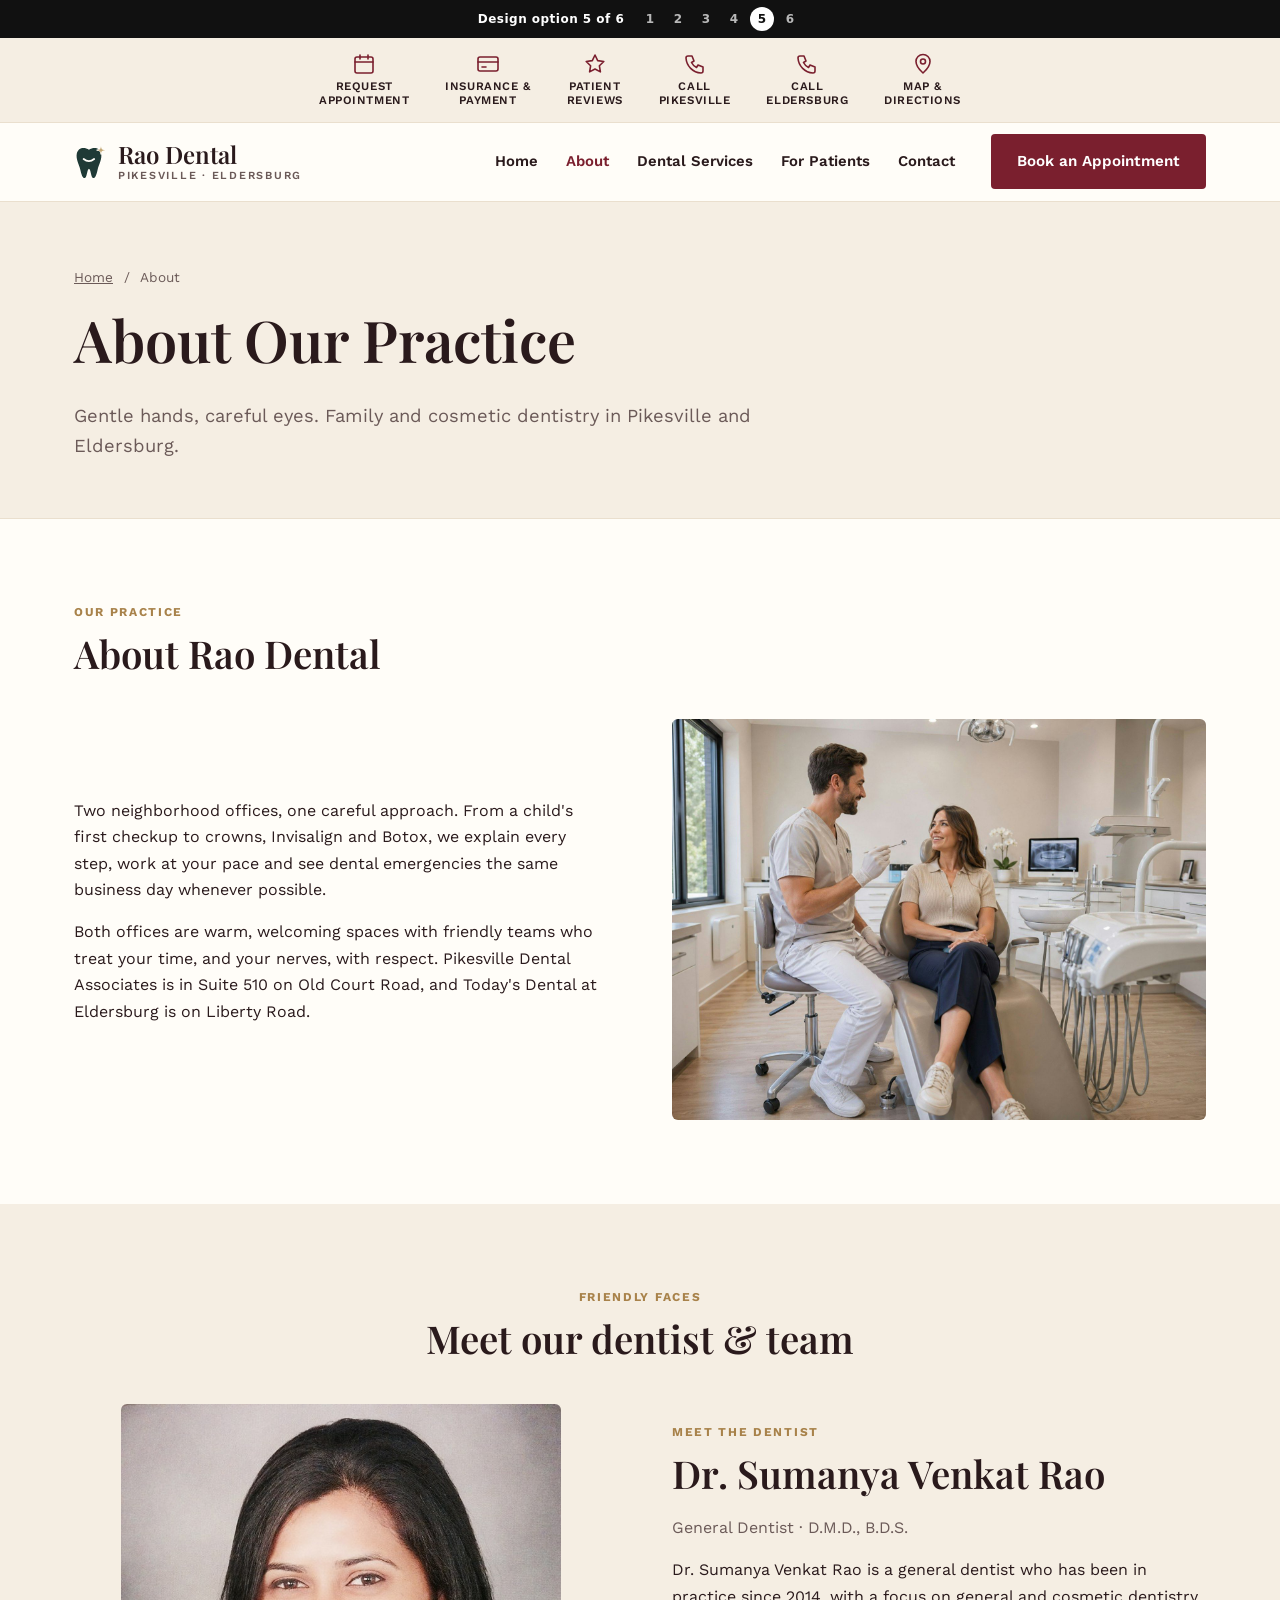
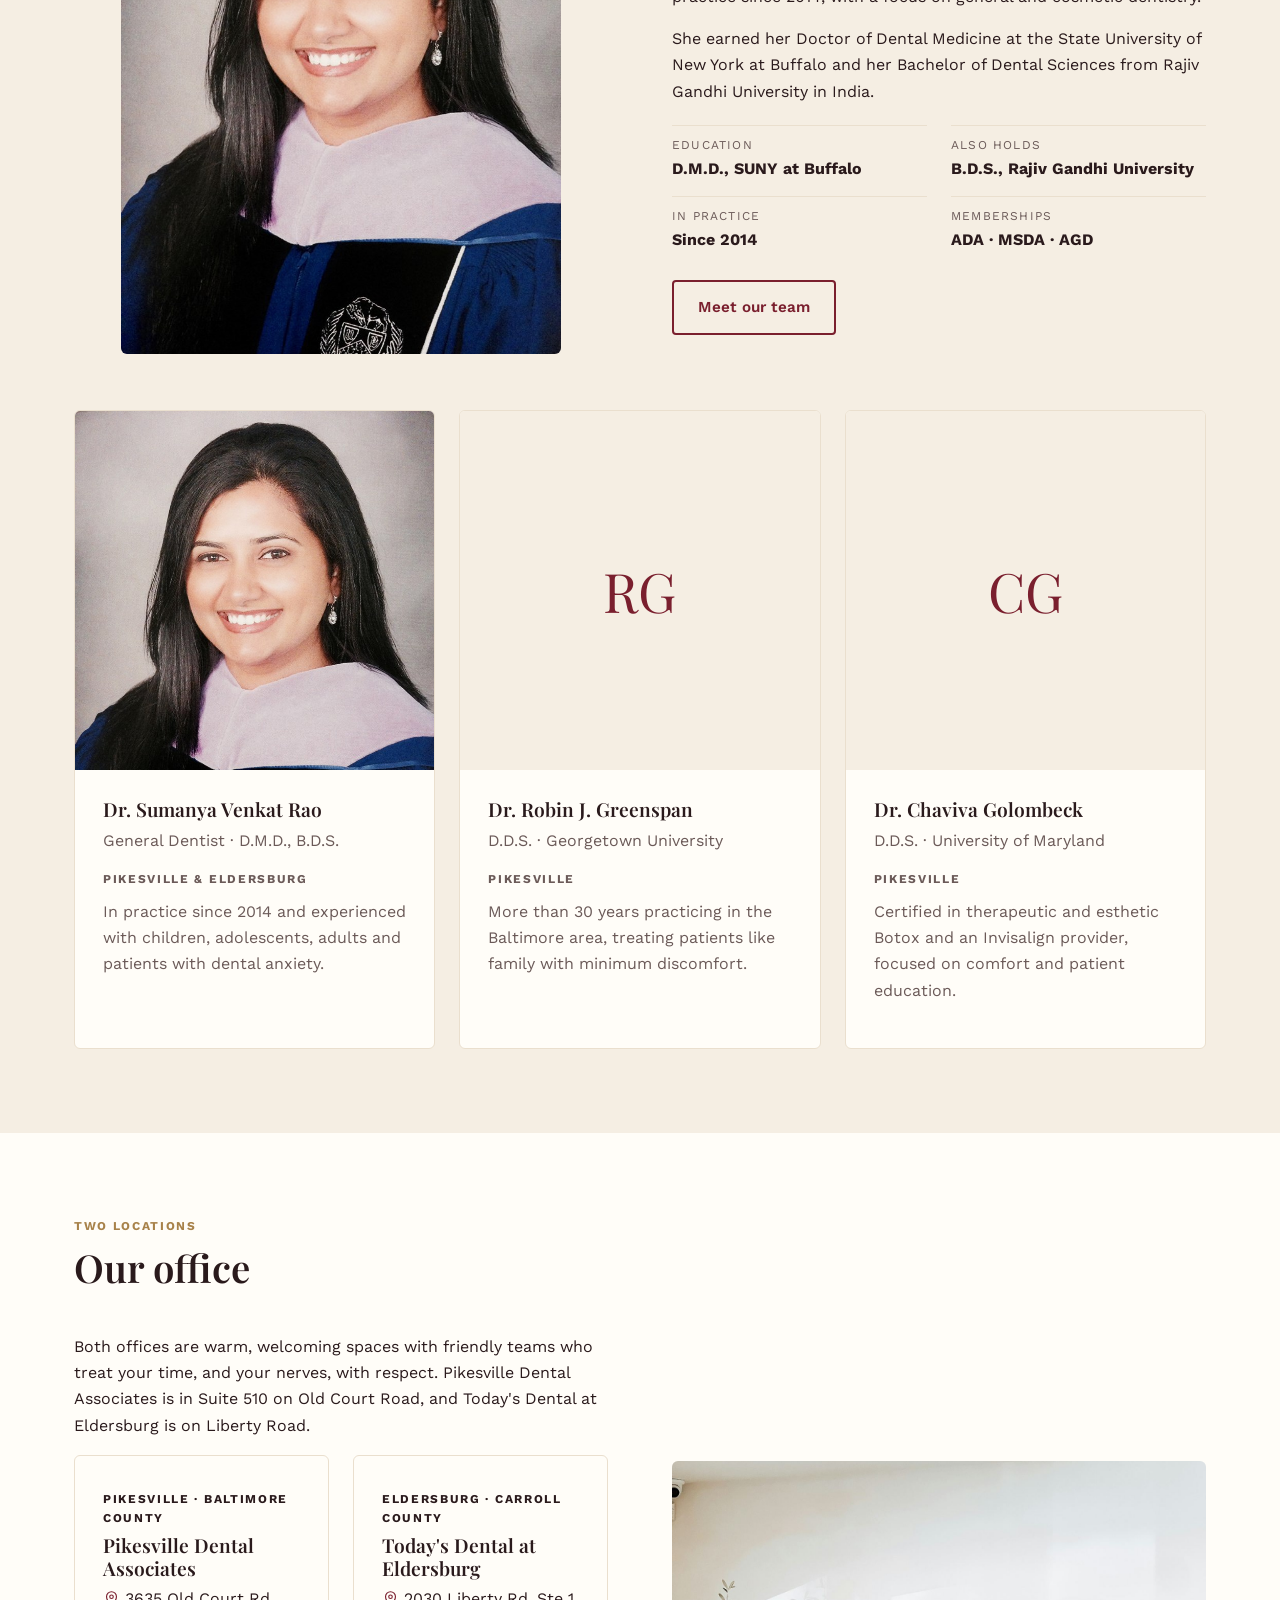
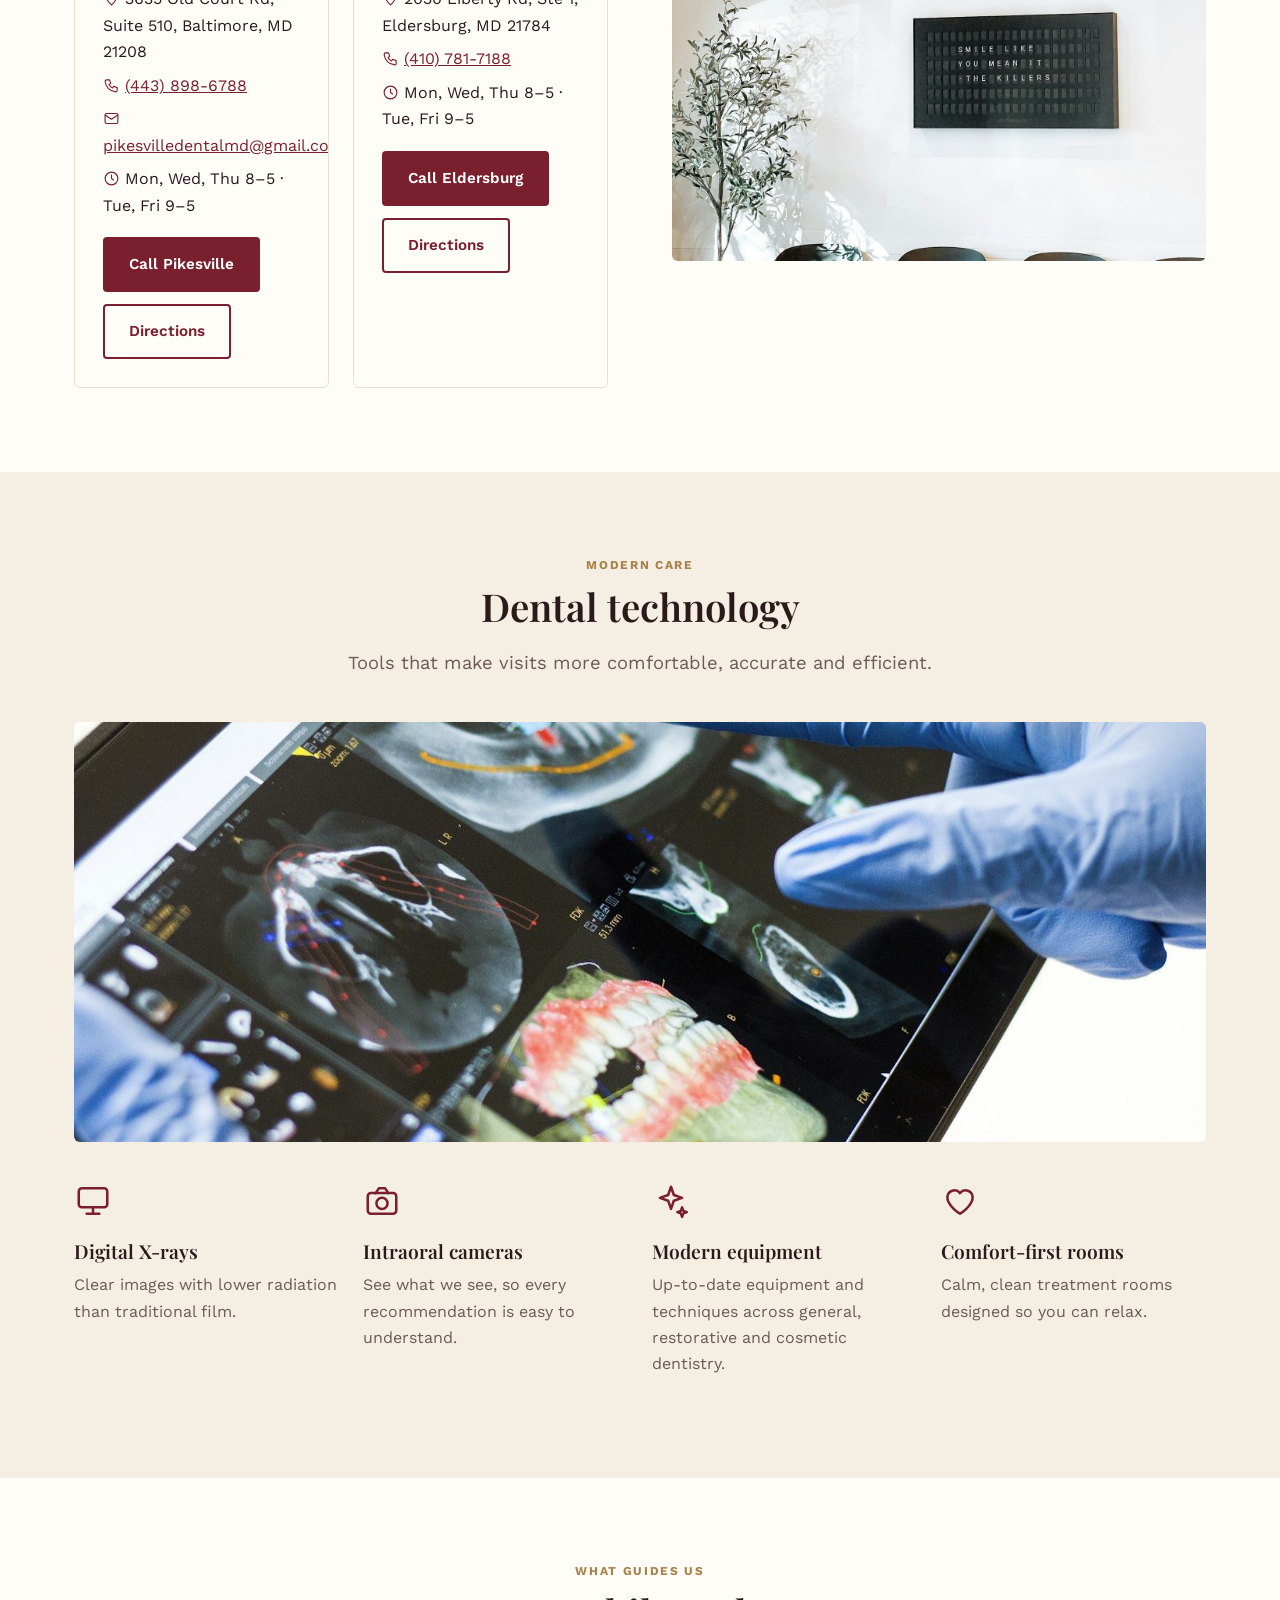
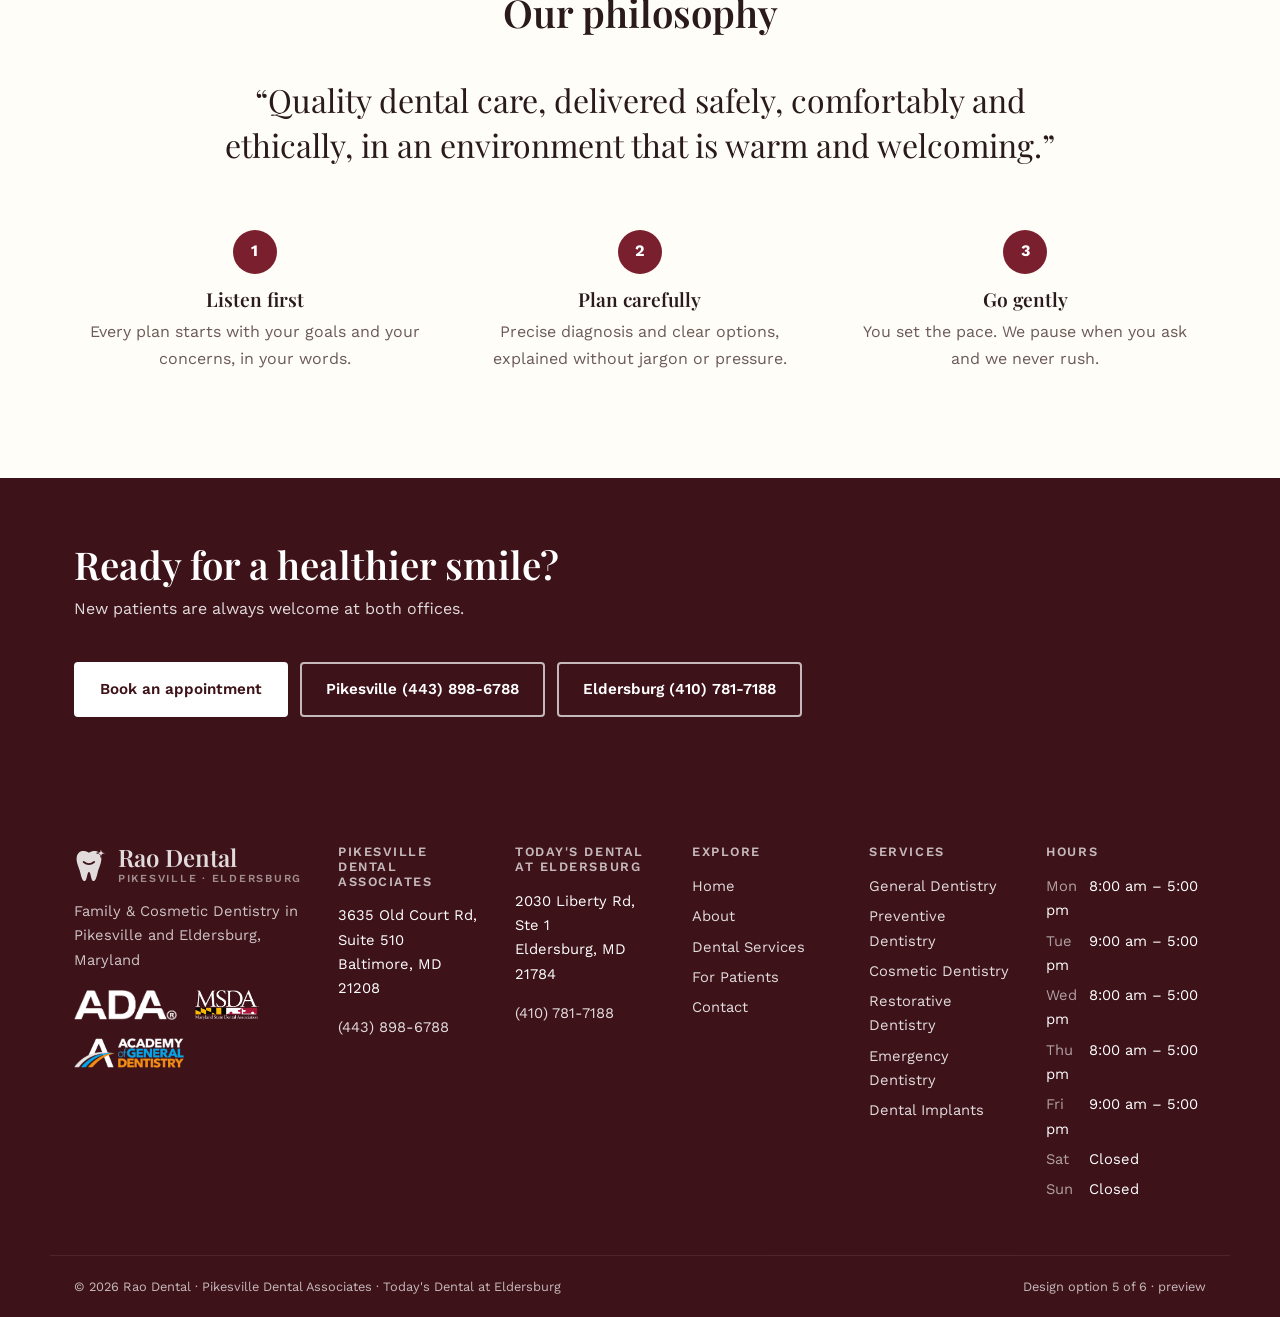
<file: about.html>
<!doctype html><html lang="en"><head><meta charset="utf-8"><meta name="viewport" content="width=device-width,initial-scale=1">
<title>About | Rao Dental</title><meta name="description" content="Family &amp; Cosmetic Dentistry in Pikesville and Eldersburg, Maryland"><meta name="robots" content="noindex">
<link rel="icon" href="img/rao-favicon.svg"><link rel="preconnect" href="https://fonts.googleapis.com"><link rel="preconnect" href="https://fonts.gstatic.com" crossorigin>
<link href="https://fonts.googleapis.com/css2?family=Playfair+Display:wght@500;600;700&family=Work+Sans:wght@400;500;600&display=swap" rel="stylesheet"><link rel="stylesheet" href="css/site.css"></head>
<body class="style-5"><div class="switcher"><span>Design option 5 of 6</span><span class="sw-links"><a href="https://dundysm.github.io/style-1/about.html">1</a><a href="https://dundysm.github.io/style-2/about.html">2</a><a href="https://dundysm.github.io/style-3/about.html">3</a><a href="https://dundysm.github.io/style-4/about.html">4</a><a href="https://dundysm.github.io/style-5/about.html" aria-current="true">5</a><a href="https://dundysm.github.io/style-6/about.html">6</a></span></div><a class="skip" href="#main">Skip to content</a><div class="util icons"><div class="wrap"><a href="contact.html#appointment"><svg class="ic" viewBox="0 0 24 24" fill="none" stroke="currentColor" stroke-width="1.6" stroke-linecap="round" stroke-linejoin="round" aria-hidden="true"><rect x="3" y="5" width="18" height="16" rx="2"/><path d="M3 10h18M8 3v4M16 3v4"/></svg><span>Request<br>Appointment</span></a><a href="patients.html#insurance"><svg class="ic" viewBox="0 0 24 24" fill="none" stroke="currentColor" stroke-width="1.6" stroke-linecap="round" stroke-linejoin="round" aria-hidden="true"><rect x="2" y="5" width="20" height="14" rx="2"/><path d="M2 10h20M6 15h4"/></svg><span>Insurance &amp;<br>Payment</span></a><a href="index.html#reviews"><svg class="ic" viewBox="0 0 24 24" fill="none" stroke="currentColor" stroke-width="1.6" stroke-linecap="round" stroke-linejoin="round" aria-hidden="true"><path d="M12 3l2.7 5.6 6.1.9-4.4 4.3 1 6.1L12 17l-5.4 2.9 1-6.1L3.2 9.5l6.1-.9L12 3z"/></svg><span>Patient<br>Reviews</span></a><a href="tel:+14438986788"><svg class="ic" viewBox="0 0 24 24" fill="none" stroke="currentColor" stroke-width="1.6" stroke-linecap="round" stroke-linejoin="round" aria-hidden="true"><path d="M5 4h4l2 5-2.5 1.5a11 11 0 0 0 5 5L15 13l5 2v4a2 2 0 0 1-2 2A16 16 0 0 1 3 6a2 2 0 0 1 2-2z"/></svg><span>Call<br>Pikesville</span></a><a href="tel:+14107817188"><svg class="ic" viewBox="0 0 24 24" fill="none" stroke="currentColor" stroke-width="1.6" stroke-linecap="round" stroke-linejoin="round" aria-hidden="true"><path d="M5 4h4l2 5-2.5 1.5a11 11 0 0 0 5 5L15 13l5 2v4a2 2 0 0 1-2 2A16 16 0 0 1 3 6a2 2 0 0 1 2-2z"/></svg><span>Call<br>Eldersburg</span></a><a href="contact.html#location"><svg class="ic" viewBox="0 0 24 24" fill="none" stroke="currentColor" stroke-width="1.6" stroke-linecap="round" stroke-linejoin="round" aria-hidden="true"><path d="M12 21s-7-6.2-7-11.5a7 7 0 0 1 14 0C19 14.8 12 21 12 21z"/><circle cx="12" cy="9.5" r="2.5"/></svg><span>Map &amp;<br>Directions</span></a></div></div><header class="site-header"><div class="wrap hdr"><a class="logo" href="index.html"><img src="img/rao-logo-mark.svg" alt="" class="logo-mark"><span>Rao Dental<small>Pikesville · Eldersburg</small></span></a><input type="checkbox" id="nav-t" class="nav-t" aria-label="Menu"><label for="nav-t" class="burger"><svg class="ic" viewBox="0 0 24 24" fill="none" stroke="currentColor" stroke-width="1.6" stroke-linecap="round" stroke-linejoin="round" aria-hidden="true"><path d="M4 7h16M4 12h16M4 17h16"/></svg></label><nav aria-label="Main"><ul class="nav"><li><a href="index.html">Home</a></li><li class="has-sub"><a href="about.html" aria-current="page">About</a><ul class="sub"><li><a href="about.html#practice">About Our Practice</a></li><li><a href="about.html#team">Meet Our Dentist &amp; Team</a></li><li><a href="about.html#office">Our Office</a></li><li><a href="about.html#technology">Dental Technology</a></li><li><a href="about.html#philosophy">Our Philosophy</a></li></ul></li><li class="has-sub"><a href="services.html">Dental Services</a><ul class="sub"><li><a href="services.html#general">General Dentistry</a></li><li><a href="services.html#preventive">Preventive Dentistry</a></li><li><a href="services.html#cosmetic">Cosmetic Dentistry</a></li><li><a href="services.html#restorative">Restorative Dentistry</a></li><li><a href="services.html#emergency">Emergency Dentistry</a></li><li><a href="services.html#implants">Dental Implants</a></li><li><a href="services.html#periodontal">Periodontal Care</a></li><li><a href="services.html#orthodontics">Orthodontics</a></li><li><a href="services.html#sedation">Sedation Dentistry</a></li></ul></li><li class="has-sub"><a href="patients.html">For Patients</a><ul class="sub"><li><a href="patients.html#new-patients">New Patient Information</a></li><li><a href="patients.html#first-visit">Your First Visit</a></li><li><a href="patients.html#forms">Patient Forms</a></li><li><a href="patients.html#insurance">Insurance &amp; Financing</a></li><li><a href="patients.html#payment">Payment Options</a></li><li><a href="patients.html#faq">Patient FAQs</a></li><li><a href="patients.html#post-op">Post-Operative Instructions</a></li></ul></li><li class="has-sub"><a href="contact.html">Contact</a><ul class="sub"><li><a href="contact.html#info">Contact Information</a></li><li><a href="contact.html#hours">Office Hours</a></li><li><a href="contact.html#location">Location &amp; Directions</a></li><li><a href="contact.html#appointment">Request an Appointment</a></li></ul></li></ul></nav><div class="hdr-cta"><a class="btn btn-primary" href="contact.html#appointment">Book an Appointment</a></div></div></header><main id="main"><section class="phero"><div class="wrap"><nav class="crumbs wrap" aria-label="Breadcrumb"><a href="index.html">Home</a> <span>/</span> About</nav><h1>About Our Practice</h1><p>Gentle hands, careful eyes. Family and cosmetic dentistry in Pikesville and Eldersburg.</p></div></section><section class="sec " id="practice"><div class="wrap"><header class="sec-head"><p class="eyebrow">Our practice</p><h2>About Rao Dental</h2></header><div class="split"><div class="split-text"><p>Two neighborhood offices, one careful approach. From a child&#x27;s first checkup to crowns, Invisalign and Botox, we explain every step, work at your pace and see dental emergencies the same business day whenever possible.</p><p>Both offices are warm, welcoming spaces with friendly teams who treat your time, and your nerves, with respect. Pikesville Dental Associates is in Suite 510 on Old Court Road, and Today&#x27;s Dental at Eldersburg is on Liberty Road.</p></div><div class="split-media"><img src="img/consult.jpg" alt="Dental care at Rao Dental" loading="lazy"></div></div></div></section><section class="sec alt" id="team"><div class="wrap"><header class="sec-head center"><p class="eyebrow">Friendly faces</p><h2>Meet our dentist &amp; team</h2></header><div class="split"><div class="split-media portrait"><img src="img/dr-rao-portrait.jpg" alt="Dr. Sumanya Venkat Rao" loading="lazy"></div><div class="split-text"><p class="eyebrow">Meet the dentist</p><h2>Dr. Sumanya Venkat Rao</h2><p class="muted">General Dentist · D.M.D., B.D.S.</p><p>Dr. Sumanya Venkat Rao is a general dentist who has been in practice since 2014, with a focus on general and cosmetic dentistry.</p><p>She earned her Doctor of Dental Medicine at the State University of New York at Buffalo and her Bachelor of Dental Sciences from Rajiv Gandhi University in India.</p><ul class="facts"><li><span>Education</span><strong>D.M.D., SUNY at Buffalo</strong></li><li><span>Also holds</span><strong>B.D.S., Rajiv Gandhi University</strong></li><li><span>In practice</span><strong>Since 2014</strong></li><li><span>Memberships</span><strong>ADA · MSDA · AGD</strong></li></ul><a class="btn btn-ghost" href="about.html#team">Meet our team</a></div></div><div class="mt-l"></div><div class="grid g3 team"><div class="card member"><img src="img/dr-rao-portrait.jpg" alt="Dr. Sumanya Venkat Rao" loading="lazy"><div class="card-body"><h3>Dr. Sumanya Venkat Rao</h3><p class="muted">General Dentist · D.M.D., B.D.S.</p><p class="eyebrow">Pikesville &amp; Eldersburg</p><p>In practice since 2014 and experienced with children, adolescents, adults and patients with dental anxiety.</p></div></div><div class="card member"><div class="avatar">RG</div><div class="card-body"><h3>Dr. Robin J. Greenspan</h3><p class="muted">D.D.S. · Georgetown University</p><p class="eyebrow">Pikesville</p><p>More than 30 years practicing in the Baltimore area, treating patients like family with minimum discomfort.</p></div></div><div class="card member"><div class="avatar">CG</div><div class="card-body"><h3>Dr. Chaviva Golombeck</h3><p class="muted">D.D.S. · University of Maryland</p><p class="eyebrow">Pikesville</p><p>Certified in therapeutic and esthetic Botox and an Invisalign provider, focused on comfort and patient education.</p></div></div></div></div></section><section class="sec " id="office"><div class="wrap"><header class="sec-head"><p class="eyebrow">Two locations</p><h2>Our office</h2></header><div class="split rev"><div class="split-media"><img src="img/office-waiting.jpg" alt="Treatment room" loading="lazy"></div><div class="split-text"><p>Both offices are warm, welcoming spaces with friendly teams who treat your time, and your nerves, with respect. Pikesville Dental Associates is in Suite 510 on Old Court Road, and Today&#x27;s Dental at Eldersburg is on Liberty Road.</p><div class="grid g2 offices"><div class="card office"><div class="card-body"><p class="eyebrow">Pikesville · Baltimore County</p><h3>Pikesville Dental Associates</h3><p><svg class="ic sm" viewBox="0 0 24 24" fill="none" stroke="currentColor" stroke-width="1.6" stroke-linecap="round" stroke-linejoin="round" aria-hidden="true"><path d="M12 21s-7-6.2-7-11.5a7 7 0 0 1 14 0C19 14.8 12 21 12 21z"/><circle cx="12" cy="9.5" r="2.5"/></svg> 3635 Old Court Rd, Suite 510, Baltimore, MD 21208</p><p><svg class="ic sm" viewBox="0 0 24 24" fill="none" stroke="currentColor" stroke-width="1.6" stroke-linecap="round" stroke-linejoin="round" aria-hidden="true"><path d="M5 4h4l2 5-2.5 1.5a11 11 0 0 0 5 5L15 13l5 2v4a2 2 0 0 1-2 2A16 16 0 0 1 3 6a2 2 0 0 1 2-2z"/></svg> <a href="tel:+14438986788">(443) 898-6788</a></p><p><svg class="ic sm" viewBox="0 0 24 24" fill="none" stroke="currentColor" stroke-width="1.6" stroke-linecap="round" stroke-linejoin="round" aria-hidden="true"><rect x="3" y="5" width="18" height="14" rx="2"/><path d="M3 7l9 6 9-6"/></svg> <a href="mailto:pikesvilledentalmd@gmail.com">pikesvilledentalmd@gmail.com</a></p><p><svg class="ic sm" viewBox="0 0 24 24" fill="none" stroke="currentColor" stroke-width="1.6" stroke-linecap="round" stroke-linejoin="round" aria-hidden="true"><circle cx="12" cy="12" r="9"/><path d="M12 7v5l3 2"/></svg> Mon, Wed, Thu 8–5 · Tue, Fri 9–5</p><div class="btn-row"><a class="btn btn-primary" href="tel:+14438986788">Call Pikesville</a><a class="btn btn-ghost" href="https://www.google.com/maps/dir/?api=1&destination=3635+Old+Court+Rd%2C+Suite+510%2C+Baltimore%2C+MD+21208">Directions</a></div></div></div><div class="card office"><div class="card-body"><p class="eyebrow">Eldersburg · Carroll County</p><h3>Today&#x27;s Dental at Eldersburg</h3><p><svg class="ic sm" viewBox="0 0 24 24" fill="none" stroke="currentColor" stroke-width="1.6" stroke-linecap="round" stroke-linejoin="round" aria-hidden="true"><path d="M12 21s-7-6.2-7-11.5a7 7 0 0 1 14 0C19 14.8 12 21 12 21z"/><circle cx="12" cy="9.5" r="2.5"/></svg> 2030 Liberty Rd, Ste 1, Eldersburg, MD 21784</p><p><svg class="ic sm" viewBox="0 0 24 24" fill="none" stroke="currentColor" stroke-width="1.6" stroke-linecap="round" stroke-linejoin="round" aria-hidden="true"><path d="M5 4h4l2 5-2.5 1.5a11 11 0 0 0 5 5L15 13l5 2v4a2 2 0 0 1-2 2A16 16 0 0 1 3 6a2 2 0 0 1 2-2z"/></svg> <a href="tel:+14107817188">(410) 781-7188</a></p><p><svg class="ic sm" viewBox="0 0 24 24" fill="none" stroke="currentColor" stroke-width="1.6" stroke-linecap="round" stroke-linejoin="round" aria-hidden="true"><circle cx="12" cy="12" r="9"/><path d="M12 7v5l3 2"/></svg> Mon, Wed, Thu 8–5 · Tue, Fri 9–5</p><div class="btn-row"><a class="btn btn-primary" href="tel:+14107817188">Call Eldersburg</a><a class="btn btn-ghost" href="https://www.google.com/maps/dir/?api=1&destination=2030+Liberty+Rd%2C+Ste+1%2C+Eldersburg%2C+MD+21784">Directions</a></div></div></div></div></div></div></div></section><section class="sec alt" id="technology"><div class="wrap"><header class="sec-head center"><p class="eyebrow">Modern care</p><h2>Dental technology</h2><p class="lead">Tools that make visits more comfortable, accurate and efficient.</p></header><div class="tech-photo"><img src="img/tech-scan.jpg" alt="Dentist reviewing a digital dental scan" loading="lazy"></div><div class="grid g4 tech"><div class="tech-item"><svg class="ic tech-ic" viewBox="0 0 24 24" fill="none" stroke="currentColor" stroke-width="1.6" stroke-linecap="round" stroke-linejoin="round" aria-hidden="true"><rect x="3" y="4" width="18" height="12" rx="2"/><path d="M8 20h8M12 16v4"/></svg><h3>Digital X-rays</h3><p>Clear images with lower radiation than traditional film.</p></div><div class="tech-item"><svg class="ic tech-ic" viewBox="0 0 24 24" fill="none" stroke="currentColor" stroke-width="1.6" stroke-linecap="round" stroke-linejoin="round" aria-hidden="true"><rect x="3" y="7" width="18" height="13" rx="2"/><circle cx="12" cy="13.5" r="3.5"/><path d="M8 7l2-3h4l2 3"/></svg><h3>Intraoral cameras</h3><p>See what we see, so every recommendation is easy to understand.</p></div><div class="tech-item"><svg class="ic tech-ic" viewBox="0 0 24 24" fill="none" stroke="currentColor" stroke-width="1.6" stroke-linecap="round" stroke-linejoin="round" aria-hidden="true"><path d="M12 3l1.8 5.2L19 10l-5.2 1.8L12 17l-1.8-5.2L5 10l5.2-1.8L12 3z"/><path d="M19 16l.8 2.2L22 19l-2.2.8L19 22l-.8-2.2L16 19l2.2-.8z"/></svg><h3>Modern equipment</h3><p>Up-to-date equipment and techniques across general, restorative and cosmetic dentistry.</p></div><div class="tech-item"><svg class="ic tech-ic" viewBox="0 0 24 24" fill="none" stroke="currentColor" stroke-width="1.6" stroke-linecap="round" stroke-linejoin="round" aria-hidden="true"><path d="M12 20s-8-4.7-8-10.5A4.5 4.5 0 0 1 12 7a4.5 4.5 0 0 1 8 2.5C20 15.3 12 20 12 20z"/></svg><h3>Comfort-first rooms</h3><p>Calm, clean treatment rooms designed so you can relax.</p></div></div></div></section><section class="sec " id="philosophy"><div class="wrap"><header class="sec-head center"><p class="eyebrow">What guides us</p><h2>Our philosophy</h2></header><blockquote class="big-quote">“Quality dental care, delivered safely, comfortably and ethically, in an environment that is warm and welcoming.”</blockquote><div class="grid g3 promises"><div class="why-item"><span class="step">1</span><h3>Listen first</h3><p>Every plan starts with your goals and your concerns, in your words.</p></div><div class="why-item"><span class="step">2</span><h3>Plan carefully</h3><p>Precise diagnosis and clear options, explained without jargon or pressure.</p></div><div class="why-item"><span class="step">3</span><h3>Go gently</h3><p>You set the pace. We pause when you ask and we never rush.</p></div></div></div></section><section class="cta-band"><div class="wrap"><div><h2>Ready for a healthier smile?</h2><p>New patients are always welcome at both offices.</p></div><div class="btn-row"><a class="btn btn-light" href="contact.html#appointment">Book an appointment</a><a class="btn btn-outline-light" href="tel:+14438986788">Pikesville (443) 898-6788</a><a class="btn btn-outline-light" href="tel:+14107817188">Eldersburg (410) 781-7188</a></div></div></section></main><footer class="site-footer"><div class="wrap fgrid"><div class="fbrand"><a class="logo" href="index.html"><img src="img/rao-logo-mark.svg" alt="" class="logo-mark"><span>Rao Dental<small>Pikesville · Eldersburg</small></span></a><p>Family &amp; Cosmetic Dentistry in Pikesville and Eldersburg, Maryland</p><div class="badges"><img src="img/assoc-ada-white.png" alt="ADA member" loading="lazy"><img src="img/assoc-msda-white.png" alt="MSDA member" loading="lazy"><img src="img/assoc-agd-white.png" alt="AGD member" loading="lazy"></div></div><div><h4>Pikesville Dental Associates</h4><p>3635 Old Court Rd, Suite 510<br>Baltimore, MD 21208</p><p><a href="tel:+14438986788">(443) 898-6788</a></p></div><div><h4>Today&#x27;s Dental at Eldersburg</h4><p>2030 Liberty Rd, Ste 1<br>Eldersburg, MD 21784</p><p><a href="tel:+14107817188">(410) 781-7188</a></p></div><div><h4>Explore</h4><ul><li><a href="index.html">Home</a></li><li><a href="about.html">About</a></li><li><a href="services.html">Dental Services</a></li><li><a href="patients.html">For Patients</a></li><li><a href="contact.html">Contact</a></li></ul></div><div><h4>Services</h4><ul><li><a href="services.html#general">General Dentistry</a></li><li><a href="services.html#preventive">Preventive Dentistry</a></li><li><a href="services.html#cosmetic">Cosmetic Dentistry</a></li><li><a href="services.html#restorative">Restorative Dentistry</a></li><li><a href="services.html#emergency">Emergency Dentistry</a></li><li><a href="services.html#implants">Dental Implants</a></li></ul></div><div><h4>Hours</h4><ul class="fh"><li><span>Mon</span> 8:00 am – 5:00 pm</li><li><span>Tue</span> 9:00 am – 5:00 pm</li><li><span>Wed</span> 8:00 am – 5:00 pm</li><li><span>Thu</span> 8:00 am – 5:00 pm</li><li><span>Fri</span> 9:00 am – 5:00 pm</li><li><span>Sat</span> Closed</li><li><span>Sun</span> Closed</li></ul></div></div><div class="wrap fbot"><span>© 2026 Rao Dental · Pikesville Dental Associates · Today's Dental at Eldersburg</span><span>Design option 5 of 6 · preview</span></div></footer></body></html>
</file>
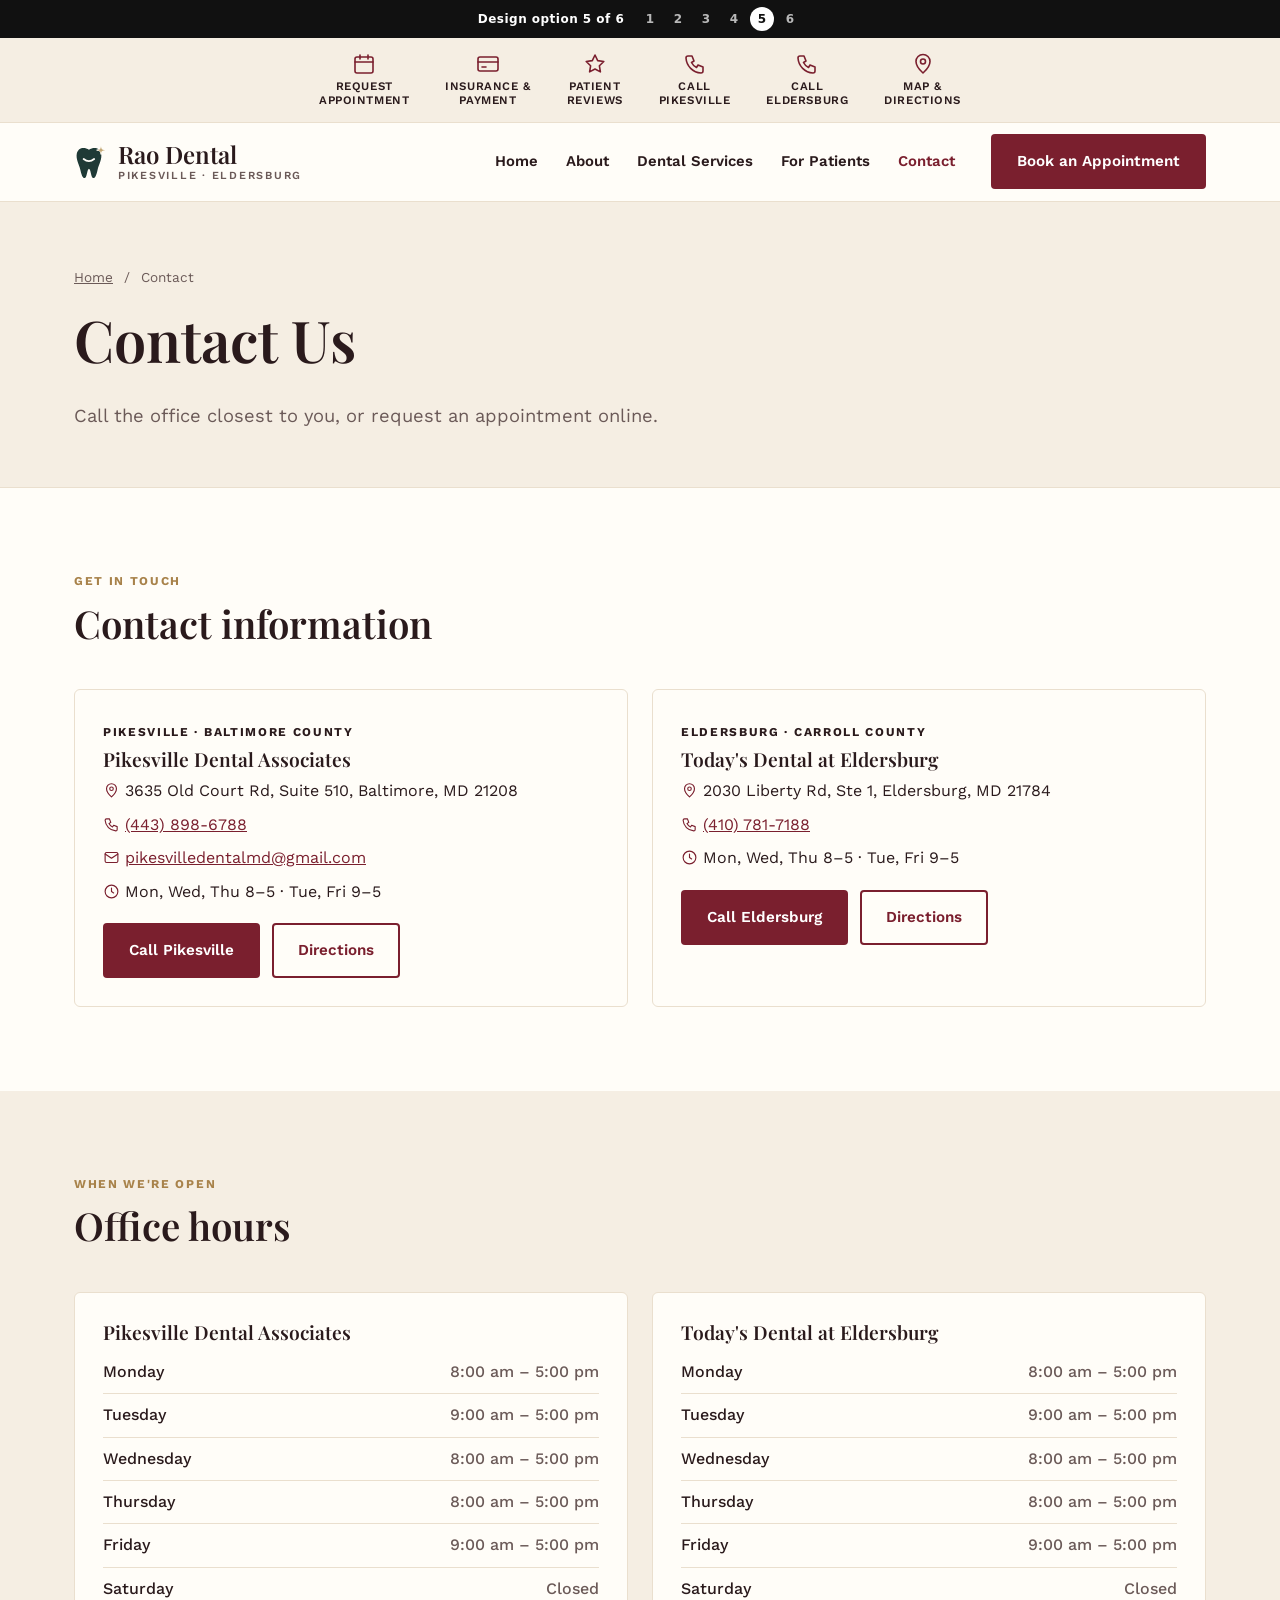
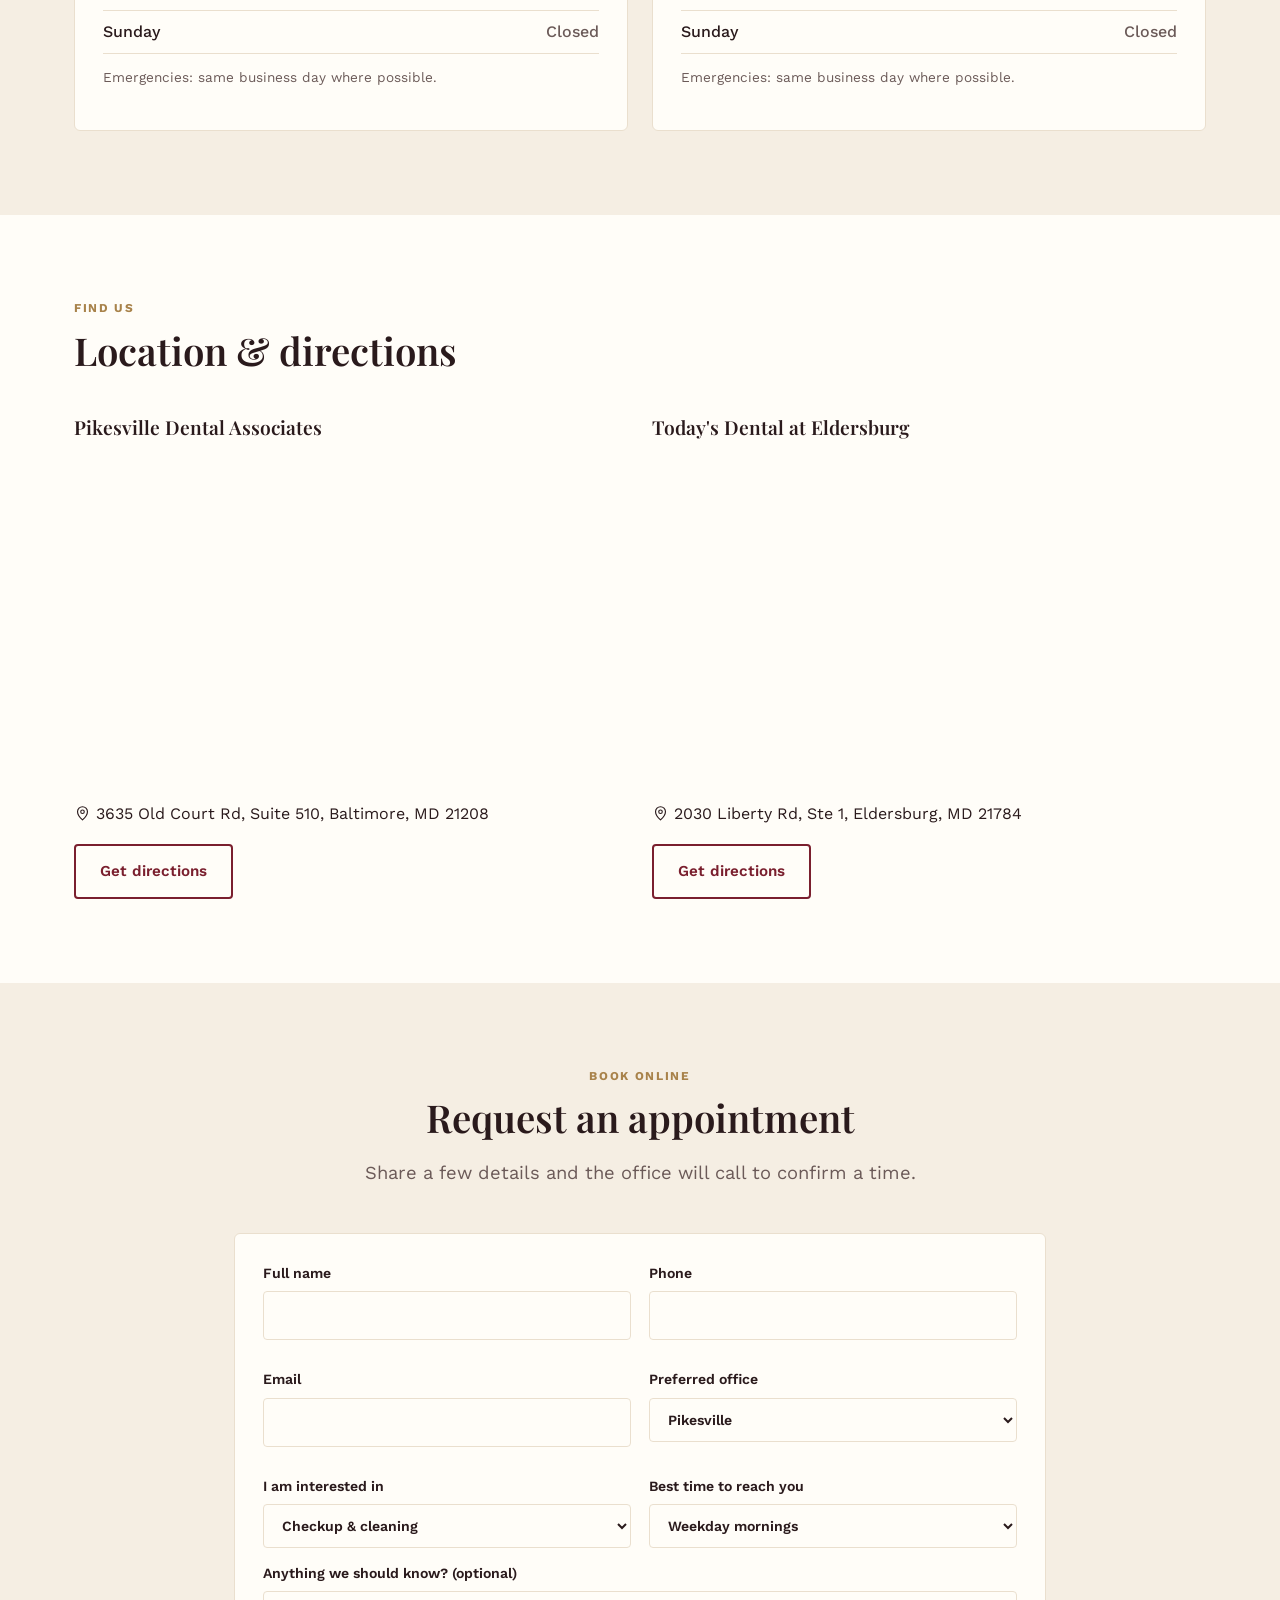
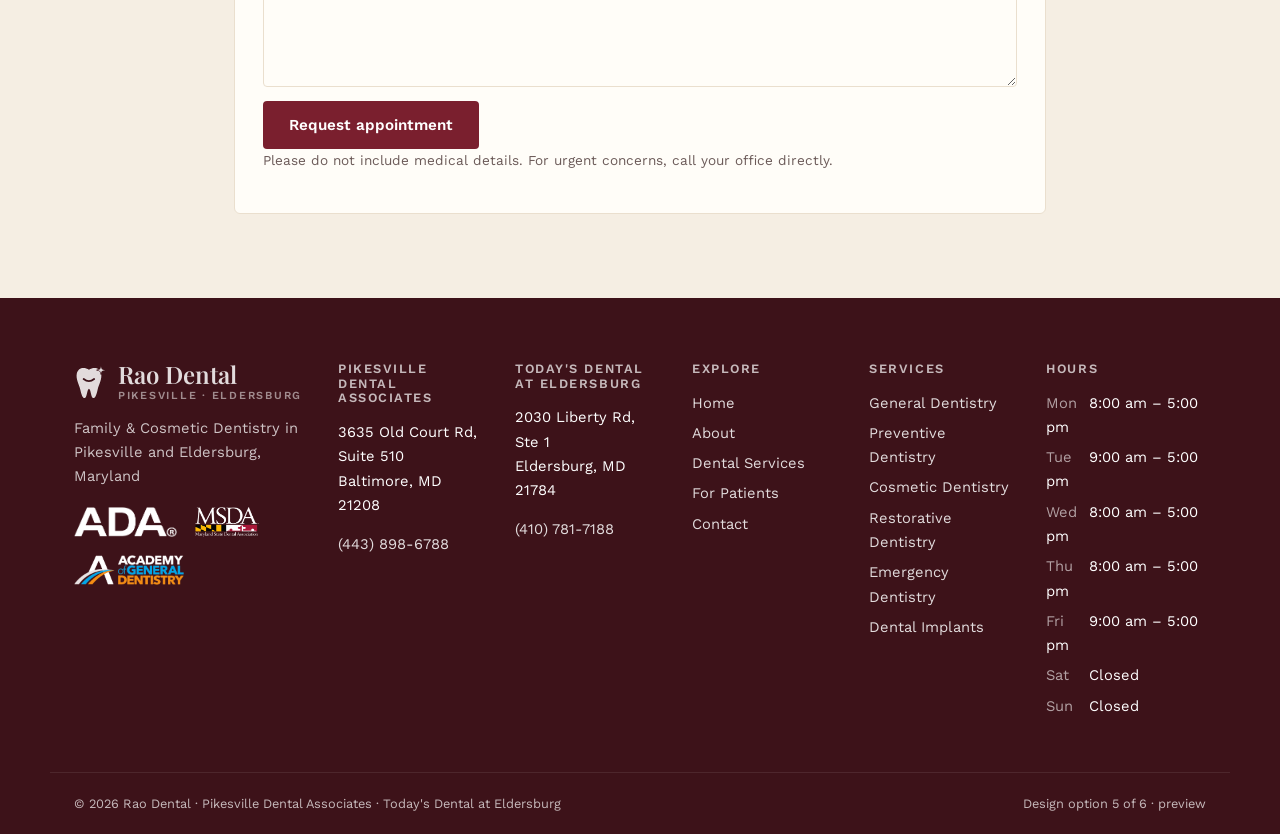
<file: contact.html>
<!doctype html><html lang="en"><head><meta charset="utf-8"><meta name="viewport" content="width=device-width,initial-scale=1">
<title>Contact | Rao Dental</title><meta name="description" content="Family &amp; Cosmetic Dentistry in Pikesville and Eldersburg, Maryland"><meta name="robots" content="noindex">
<link rel="icon" href="img/rao-favicon.svg"><link rel="preconnect" href="https://fonts.googleapis.com"><link rel="preconnect" href="https://fonts.gstatic.com" crossorigin>
<link href="https://fonts.googleapis.com/css2?family=Playfair+Display:wght@500;600;700&family=Work+Sans:wght@400;500;600&display=swap" rel="stylesheet"><link rel="stylesheet" href="css/site.css"></head>
<body class="style-5"><div class="switcher"><span>Design option 5 of 6</span><span class="sw-links"><a href="https://dundysm.github.io/style-1/contact.html">1</a><a href="https://dundysm.github.io/style-2/contact.html">2</a><a href="https://dundysm.github.io/style-3/contact.html">3</a><a href="https://dundysm.github.io/style-4/contact.html">4</a><a href="https://dundysm.github.io/style-5/contact.html" aria-current="true">5</a><a href="https://dundysm.github.io/style-6/contact.html">6</a></span></div><a class="skip" href="#main">Skip to content</a><div class="util icons"><div class="wrap"><a href="contact.html#appointment"><svg class="ic" viewBox="0 0 24 24" fill="none" stroke="currentColor" stroke-width="1.6" stroke-linecap="round" stroke-linejoin="round" aria-hidden="true"><rect x="3" y="5" width="18" height="16" rx="2"/><path d="M3 10h18M8 3v4M16 3v4"/></svg><span>Request<br>Appointment</span></a><a href="patients.html#insurance"><svg class="ic" viewBox="0 0 24 24" fill="none" stroke="currentColor" stroke-width="1.6" stroke-linecap="round" stroke-linejoin="round" aria-hidden="true"><rect x="2" y="5" width="20" height="14" rx="2"/><path d="M2 10h20M6 15h4"/></svg><span>Insurance &amp;<br>Payment</span></a><a href="index.html#reviews"><svg class="ic" viewBox="0 0 24 24" fill="none" stroke="currentColor" stroke-width="1.6" stroke-linecap="round" stroke-linejoin="round" aria-hidden="true"><path d="M12 3l2.7 5.6 6.1.9-4.4 4.3 1 6.1L12 17l-5.4 2.9 1-6.1L3.2 9.5l6.1-.9L12 3z"/></svg><span>Patient<br>Reviews</span></a><a href="tel:+14438986788"><svg class="ic" viewBox="0 0 24 24" fill="none" stroke="currentColor" stroke-width="1.6" stroke-linecap="round" stroke-linejoin="round" aria-hidden="true"><path d="M5 4h4l2 5-2.5 1.5a11 11 0 0 0 5 5L15 13l5 2v4a2 2 0 0 1-2 2A16 16 0 0 1 3 6a2 2 0 0 1 2-2z"/></svg><span>Call<br>Pikesville</span></a><a href="tel:+14107817188"><svg class="ic" viewBox="0 0 24 24" fill="none" stroke="currentColor" stroke-width="1.6" stroke-linecap="round" stroke-linejoin="round" aria-hidden="true"><path d="M5 4h4l2 5-2.5 1.5a11 11 0 0 0 5 5L15 13l5 2v4a2 2 0 0 1-2 2A16 16 0 0 1 3 6a2 2 0 0 1 2-2z"/></svg><span>Call<br>Eldersburg</span></a><a href="contact.html#location"><svg class="ic" viewBox="0 0 24 24" fill="none" stroke="currentColor" stroke-width="1.6" stroke-linecap="round" stroke-linejoin="round" aria-hidden="true"><path d="M12 21s-7-6.2-7-11.5a7 7 0 0 1 14 0C19 14.8 12 21 12 21z"/><circle cx="12" cy="9.5" r="2.5"/></svg><span>Map &amp;<br>Directions</span></a></div></div><header class="site-header"><div class="wrap hdr"><a class="logo" href="index.html"><img src="img/rao-logo-mark.svg" alt="" class="logo-mark"><span>Rao Dental<small>Pikesville · Eldersburg</small></span></a><input type="checkbox" id="nav-t" class="nav-t" aria-label="Menu"><label for="nav-t" class="burger"><svg class="ic" viewBox="0 0 24 24" fill="none" stroke="currentColor" stroke-width="1.6" stroke-linecap="round" stroke-linejoin="round" aria-hidden="true"><path d="M4 7h16M4 12h16M4 17h16"/></svg></label><nav aria-label="Main"><ul class="nav"><li><a href="index.html">Home</a></li><li class="has-sub"><a href="about.html">About</a><ul class="sub"><li><a href="about.html#practice">About Our Practice</a></li><li><a href="about.html#team">Meet Our Dentist &amp; Team</a></li><li><a href="about.html#office">Our Office</a></li><li><a href="about.html#technology">Dental Technology</a></li><li><a href="about.html#philosophy">Our Philosophy</a></li></ul></li><li class="has-sub"><a href="services.html">Dental Services</a><ul class="sub"><li><a href="services.html#general">General Dentistry</a></li><li><a href="services.html#preventive">Preventive Dentistry</a></li><li><a href="services.html#cosmetic">Cosmetic Dentistry</a></li><li><a href="services.html#restorative">Restorative Dentistry</a></li><li><a href="services.html#emergency">Emergency Dentistry</a></li><li><a href="services.html#implants">Dental Implants</a></li><li><a href="services.html#periodontal">Periodontal Care</a></li><li><a href="services.html#orthodontics">Orthodontics</a></li><li><a href="services.html#sedation">Sedation Dentistry</a></li></ul></li><li class="has-sub"><a href="patients.html">For Patients</a><ul class="sub"><li><a href="patients.html#new-patients">New Patient Information</a></li><li><a href="patients.html#first-visit">Your First Visit</a></li><li><a href="patients.html#forms">Patient Forms</a></li><li><a href="patients.html#insurance">Insurance &amp; Financing</a></li><li><a href="patients.html#payment">Payment Options</a></li><li><a href="patients.html#faq">Patient FAQs</a></li><li><a href="patients.html#post-op">Post-Operative Instructions</a></li></ul></li><li class="has-sub"><a href="contact.html" aria-current="page">Contact</a><ul class="sub"><li><a href="contact.html#info">Contact Information</a></li><li><a href="contact.html#hours">Office Hours</a></li><li><a href="contact.html#location">Location &amp; Directions</a></li><li><a href="contact.html#appointment">Request an Appointment</a></li></ul></li></ul></nav><div class="hdr-cta"><a class="btn btn-primary" href="contact.html#appointment">Book an Appointment</a></div></div></header><main id="main"><section class="phero"><div class="wrap"><nav class="crumbs wrap" aria-label="Breadcrumb"><a href="index.html">Home</a> <span>/</span> Contact</nav><h1>Contact Us</h1><p>Call the office closest to you, or request an appointment online.</p></div></section><section class="sec " id="info"><div class="wrap"><header class="sec-head"><p class="eyebrow">Get in touch</p><h2>Contact information</h2></header><div class="grid g2 offices"><div class="card office"><div class="card-body"><p class="eyebrow">Pikesville · Baltimore County</p><h3>Pikesville Dental Associates</h3><p><svg class="ic sm" viewBox="0 0 24 24" fill="none" stroke="currentColor" stroke-width="1.6" stroke-linecap="round" stroke-linejoin="round" aria-hidden="true"><path d="M12 21s-7-6.2-7-11.5a7 7 0 0 1 14 0C19 14.8 12 21 12 21z"/><circle cx="12" cy="9.5" r="2.5"/></svg> 3635 Old Court Rd, Suite 510, Baltimore, MD 21208</p><p><svg class="ic sm" viewBox="0 0 24 24" fill="none" stroke="currentColor" stroke-width="1.6" stroke-linecap="round" stroke-linejoin="round" aria-hidden="true"><path d="M5 4h4l2 5-2.5 1.5a11 11 0 0 0 5 5L15 13l5 2v4a2 2 0 0 1-2 2A16 16 0 0 1 3 6a2 2 0 0 1 2-2z"/></svg> <a href="tel:+14438986788">(443) 898-6788</a></p><p><svg class="ic sm" viewBox="0 0 24 24" fill="none" stroke="currentColor" stroke-width="1.6" stroke-linecap="round" stroke-linejoin="round" aria-hidden="true"><rect x="3" y="5" width="18" height="14" rx="2"/><path d="M3 7l9 6 9-6"/></svg> <a href="mailto:pikesvilledentalmd@gmail.com">pikesvilledentalmd@gmail.com</a></p><p><svg class="ic sm" viewBox="0 0 24 24" fill="none" stroke="currentColor" stroke-width="1.6" stroke-linecap="round" stroke-linejoin="round" aria-hidden="true"><circle cx="12" cy="12" r="9"/><path d="M12 7v5l3 2"/></svg> Mon, Wed, Thu 8–5 · Tue, Fri 9–5</p><div class="btn-row"><a class="btn btn-primary" href="tel:+14438986788">Call Pikesville</a><a class="btn btn-ghost" href="https://www.google.com/maps/dir/?api=1&destination=3635+Old+Court+Rd%2C+Suite+510%2C+Baltimore%2C+MD+21208">Directions</a></div></div></div><div class="card office"><div class="card-body"><p class="eyebrow">Eldersburg · Carroll County</p><h3>Today&#x27;s Dental at Eldersburg</h3><p><svg class="ic sm" viewBox="0 0 24 24" fill="none" stroke="currentColor" stroke-width="1.6" stroke-linecap="round" stroke-linejoin="round" aria-hidden="true"><path d="M12 21s-7-6.2-7-11.5a7 7 0 0 1 14 0C19 14.8 12 21 12 21z"/><circle cx="12" cy="9.5" r="2.5"/></svg> 2030 Liberty Rd, Ste 1, Eldersburg, MD 21784</p><p><svg class="ic sm" viewBox="0 0 24 24" fill="none" stroke="currentColor" stroke-width="1.6" stroke-linecap="round" stroke-linejoin="round" aria-hidden="true"><path d="M5 4h4l2 5-2.5 1.5a11 11 0 0 0 5 5L15 13l5 2v4a2 2 0 0 1-2 2A16 16 0 0 1 3 6a2 2 0 0 1 2-2z"/></svg> <a href="tel:+14107817188">(410) 781-7188</a></p><p><svg class="ic sm" viewBox="0 0 24 24" fill="none" stroke="currentColor" stroke-width="1.6" stroke-linecap="round" stroke-linejoin="round" aria-hidden="true"><circle cx="12" cy="12" r="9"/><path d="M12 7v5l3 2"/></svg> Mon, Wed, Thu 8–5 · Tue, Fri 9–5</p><div class="btn-row"><a class="btn btn-primary" href="tel:+14107817188">Call Eldersburg</a><a class="btn btn-ghost" href="https://www.google.com/maps/dir/?api=1&destination=2030+Liberty+Rd%2C+Ste+1%2C+Eldersburg%2C+MD+21784">Directions</a></div></div></div></div></div></section><section class="sec alt" id="hours"><div class="wrap"><header class="sec-head"><p class="eyebrow">When we&#x27;re open</p><h2>Office hours</h2></header><div class="grid g2"><div class="card"><div class="card-body"><h3>Pikesville Dental Associates</h3><table class="hours"><tbody><tr><th>Monday</th><td>8:00 am – 5:00 pm</td></tr><tr><th>Tuesday</th><td>9:00 am – 5:00 pm</td></tr><tr><th>Wednesday</th><td>8:00 am – 5:00 pm</td></tr><tr><th>Thursday</th><td>8:00 am – 5:00 pm</td></tr><tr><th>Friday</th><td>9:00 am – 5:00 pm</td></tr><tr><th>Saturday</th><td>Closed</td></tr><tr><th>Sunday</th><td>Closed</td></tr></tbody></table><p class="fine">Emergencies: same business day where possible.</p></div></div><div class="card"><div class="card-body"><h3>Today&#x27;s Dental at Eldersburg</h3><table class="hours"><tbody><tr><th>Monday</th><td>8:00 am – 5:00 pm</td></tr><tr><th>Tuesday</th><td>9:00 am – 5:00 pm</td></tr><tr><th>Wednesday</th><td>8:00 am – 5:00 pm</td></tr><tr><th>Thursday</th><td>8:00 am – 5:00 pm</td></tr><tr><th>Friday</th><td>9:00 am – 5:00 pm</td></tr><tr><th>Saturday</th><td>Closed</td></tr><tr><th>Sunday</th><td>Closed</td></tr></tbody></table><p class="fine">Emergencies: same business day where possible.</p></div></div></div></div></section><section class="sec " id="location"><div class="wrap"><header class="sec-head"><p class="eyebrow">Find us</p><h2>Location &amp; directions</h2></header><div class="grid g2"><div><h3>Pikesville Dental Associates</h3><iframe class="map tall" title="Map to Pikesville Dental Associates" src="https://maps.google.com/maps?q=3635+Old+Court+Rd%2C+Suite+510%2C+Baltimore%2C+MD+21208&output=embed" loading="lazy"></iframe><p><svg class="ic sm" viewBox="0 0 24 24" fill="none" stroke="currentColor" stroke-width="1.6" stroke-linecap="round" stroke-linejoin="round" aria-hidden="true"><path d="M12 21s-7-6.2-7-11.5a7 7 0 0 1 14 0C19 14.8 12 21 12 21z"/><circle cx="12" cy="9.5" r="2.5"/></svg> 3635 Old Court Rd, Suite 510, Baltimore, MD 21208</p><a class="btn btn-ghost" href="https://www.google.com/maps/dir/?api=1&destination=3635+Old+Court+Rd%2C+Suite+510%2C+Baltimore%2C+MD+21208">Get directions</a></div><div><h3>Today&#x27;s Dental at Eldersburg</h3><iframe class="map tall" title="Map to Today&#x27;s Dental at Eldersburg" src="https://maps.google.com/maps?q=2030+Liberty+Rd%2C+Ste+1%2C+Eldersburg%2C+MD+21784&output=embed" loading="lazy"></iframe><p><svg class="ic sm" viewBox="0 0 24 24" fill="none" stroke="currentColor" stroke-width="1.6" stroke-linecap="round" stroke-linejoin="round" aria-hidden="true"><path d="M12 21s-7-6.2-7-11.5a7 7 0 0 1 14 0C19 14.8 12 21 12 21z"/><circle cx="12" cy="9.5" r="2.5"/></svg> 2030 Liberty Rd, Ste 1, Eldersburg, MD 21784</p><a class="btn btn-ghost" href="https://www.google.com/maps/dir/?api=1&destination=2030+Liberty+Rd%2C+Ste+1%2C+Eldersburg%2C+MD+21784">Get directions</a></div></div></div></section><section class="sec alt narrow" id="appointment"><div class="wrap"><header class="sec-head center"><p class="eyebrow">Book online</p><h2>Request an appointment</h2><p class="lead">Share a few details and the office will call to confirm a time.</p></header><form class="form card" onsubmit="event.preventDefault();this.querySelector('.ok').hidden=false;this.reset();">
<div class="card-body"><div class="grid g2 tight">
<label>Full name<input name="name" required autocomplete="name"></label>
<label>Phone<input name="phone" type="tel" required autocomplete="tel"></label>
<label>Email<input name="email" type="email" autocomplete="email"></label>
<label>Preferred office<select name="office"><option>Pikesville</option><option>Eldersburg</option><option>No preference</option></select></label>
<label>I am interested in<select name="service"><option>Checkup &amp; cleaning</option><option>General Dentistry</option><option>Preventive Dentistry</option><option>Cosmetic Dentistry</option><option>Restorative Dentistry</option><option>Emergency Dentistry</option><option>Dental Implants</option><option>Periodontal Care</option><option>Orthodontics</option><option>Sedation Dentistry</option></select></label>
<label>Best time to reach you<select name="time"><option>Weekday mornings</option><option>Weekday afternoons</option><option>Any time</option></select></label>
</div><label>Anything we should know? (optional)<textarea name="msg" rows="3"></textarea></label>
<button class="btn btn-primary" type="submit">Request appointment</button>
<p class="ok" hidden>Thank you! This is a design preview, so nothing was sent. The live site will connect this form to the office.</p>
<p class="fine">Please do not include medical details. For urgent concerns, call your office directly.</p></div></form></div></section></main><footer class="site-footer"><div class="wrap fgrid"><div class="fbrand"><a class="logo" href="index.html"><img src="img/rao-logo-mark.svg" alt="" class="logo-mark"><span>Rao Dental<small>Pikesville · Eldersburg</small></span></a><p>Family &amp; Cosmetic Dentistry in Pikesville and Eldersburg, Maryland</p><div class="badges"><img src="img/assoc-ada-white.png" alt="ADA member" loading="lazy"><img src="img/assoc-msda-white.png" alt="MSDA member" loading="lazy"><img src="img/assoc-agd-white.png" alt="AGD member" loading="lazy"></div></div><div><h4>Pikesville Dental Associates</h4><p>3635 Old Court Rd, Suite 510<br>Baltimore, MD 21208</p><p><a href="tel:+14438986788">(443) 898-6788</a></p></div><div><h4>Today&#x27;s Dental at Eldersburg</h4><p>2030 Liberty Rd, Ste 1<br>Eldersburg, MD 21784</p><p><a href="tel:+14107817188">(410) 781-7188</a></p></div><div><h4>Explore</h4><ul><li><a href="index.html">Home</a></li><li><a href="about.html">About</a></li><li><a href="services.html">Dental Services</a></li><li><a href="patients.html">For Patients</a></li><li><a href="contact.html">Contact</a></li></ul></div><div><h4>Services</h4><ul><li><a href="services.html#general">General Dentistry</a></li><li><a href="services.html#preventive">Preventive Dentistry</a></li><li><a href="services.html#cosmetic">Cosmetic Dentistry</a></li><li><a href="services.html#restorative">Restorative Dentistry</a></li><li><a href="services.html#emergency">Emergency Dentistry</a></li><li><a href="services.html#implants">Dental Implants</a></li></ul></div><div><h4>Hours</h4><ul class="fh"><li><span>Mon</span> 8:00 am – 5:00 pm</li><li><span>Tue</span> 9:00 am – 5:00 pm</li><li><span>Wed</span> 8:00 am – 5:00 pm</li><li><span>Thu</span> 8:00 am – 5:00 pm</li><li><span>Fri</span> 9:00 am – 5:00 pm</li><li><span>Sat</span> Closed</li><li><span>Sun</span> Closed</li></ul></div></div><div class="wrap fbot"><span>© 2026 Rao Dental · Pikesville Dental Associates · Today's Dental at Eldersburg</span><span>Design option 5 of 6 · preview</span></div></footer></body></html>
</file>
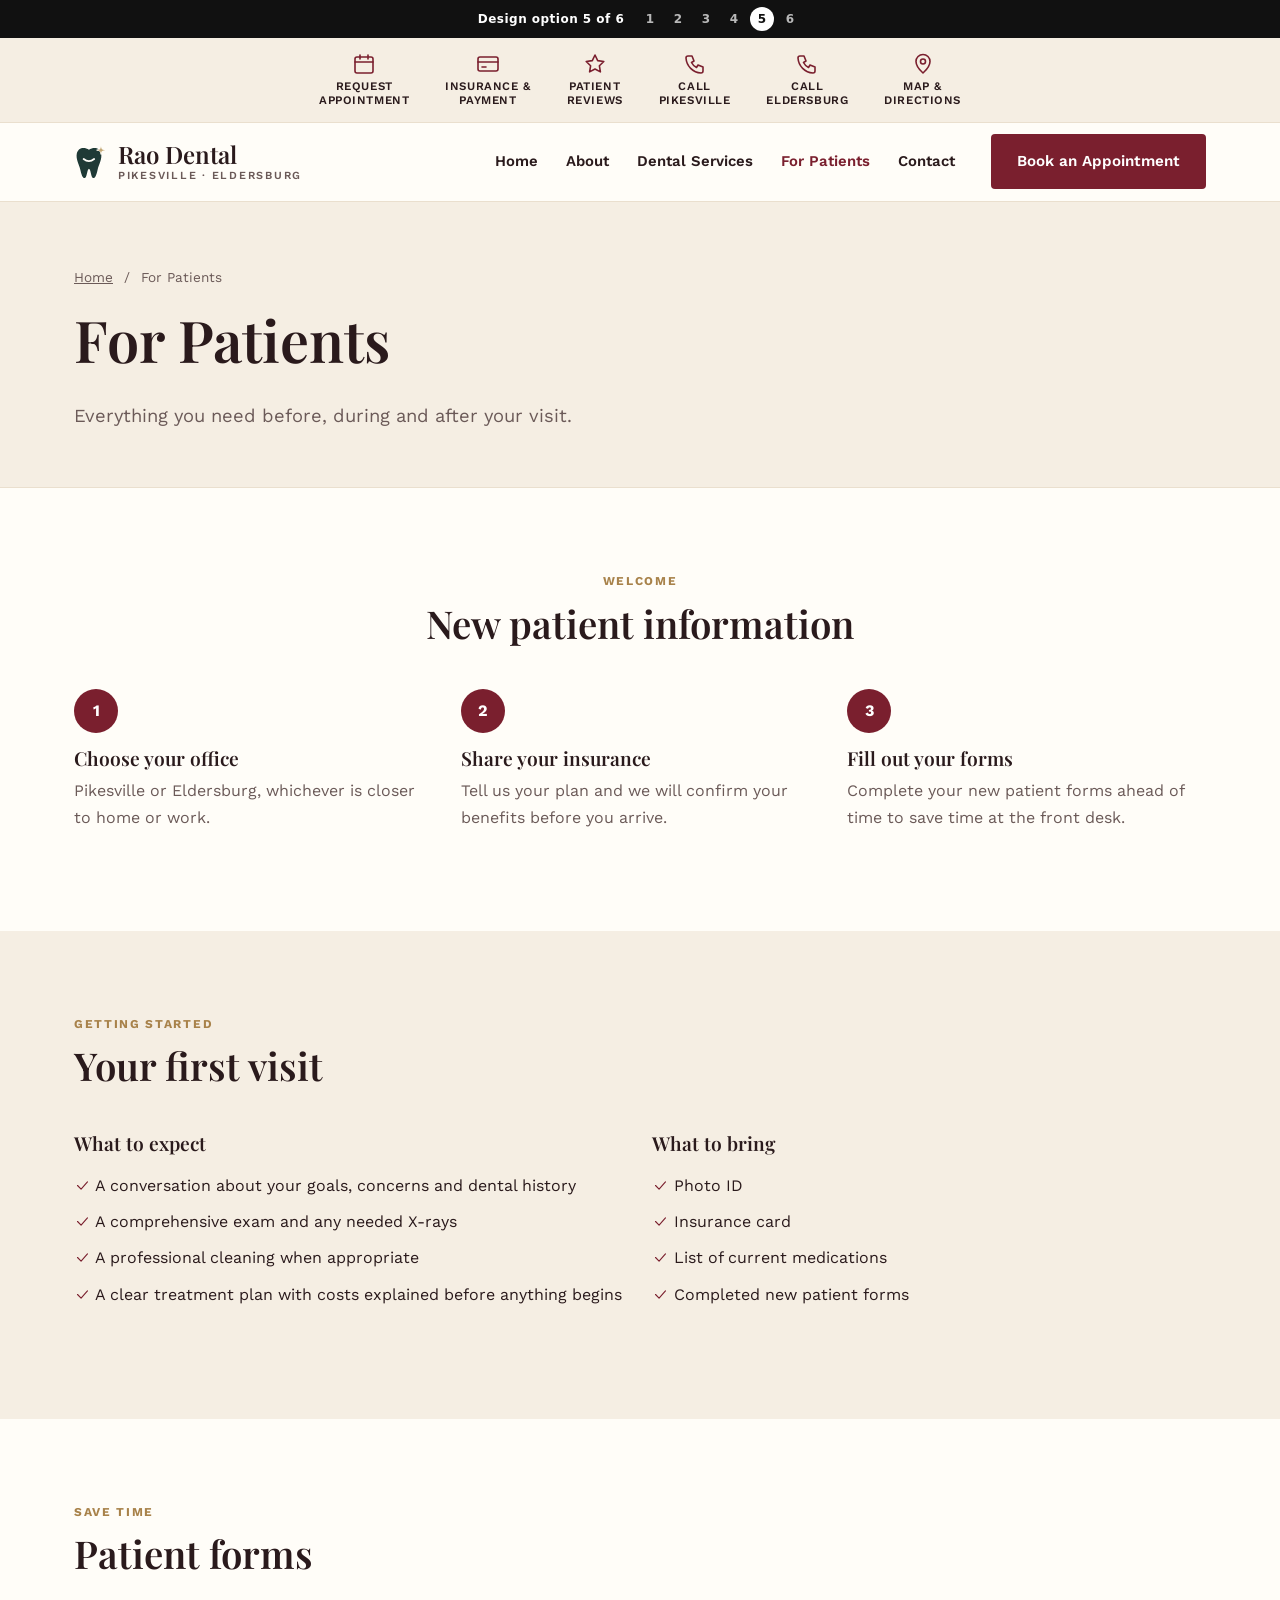
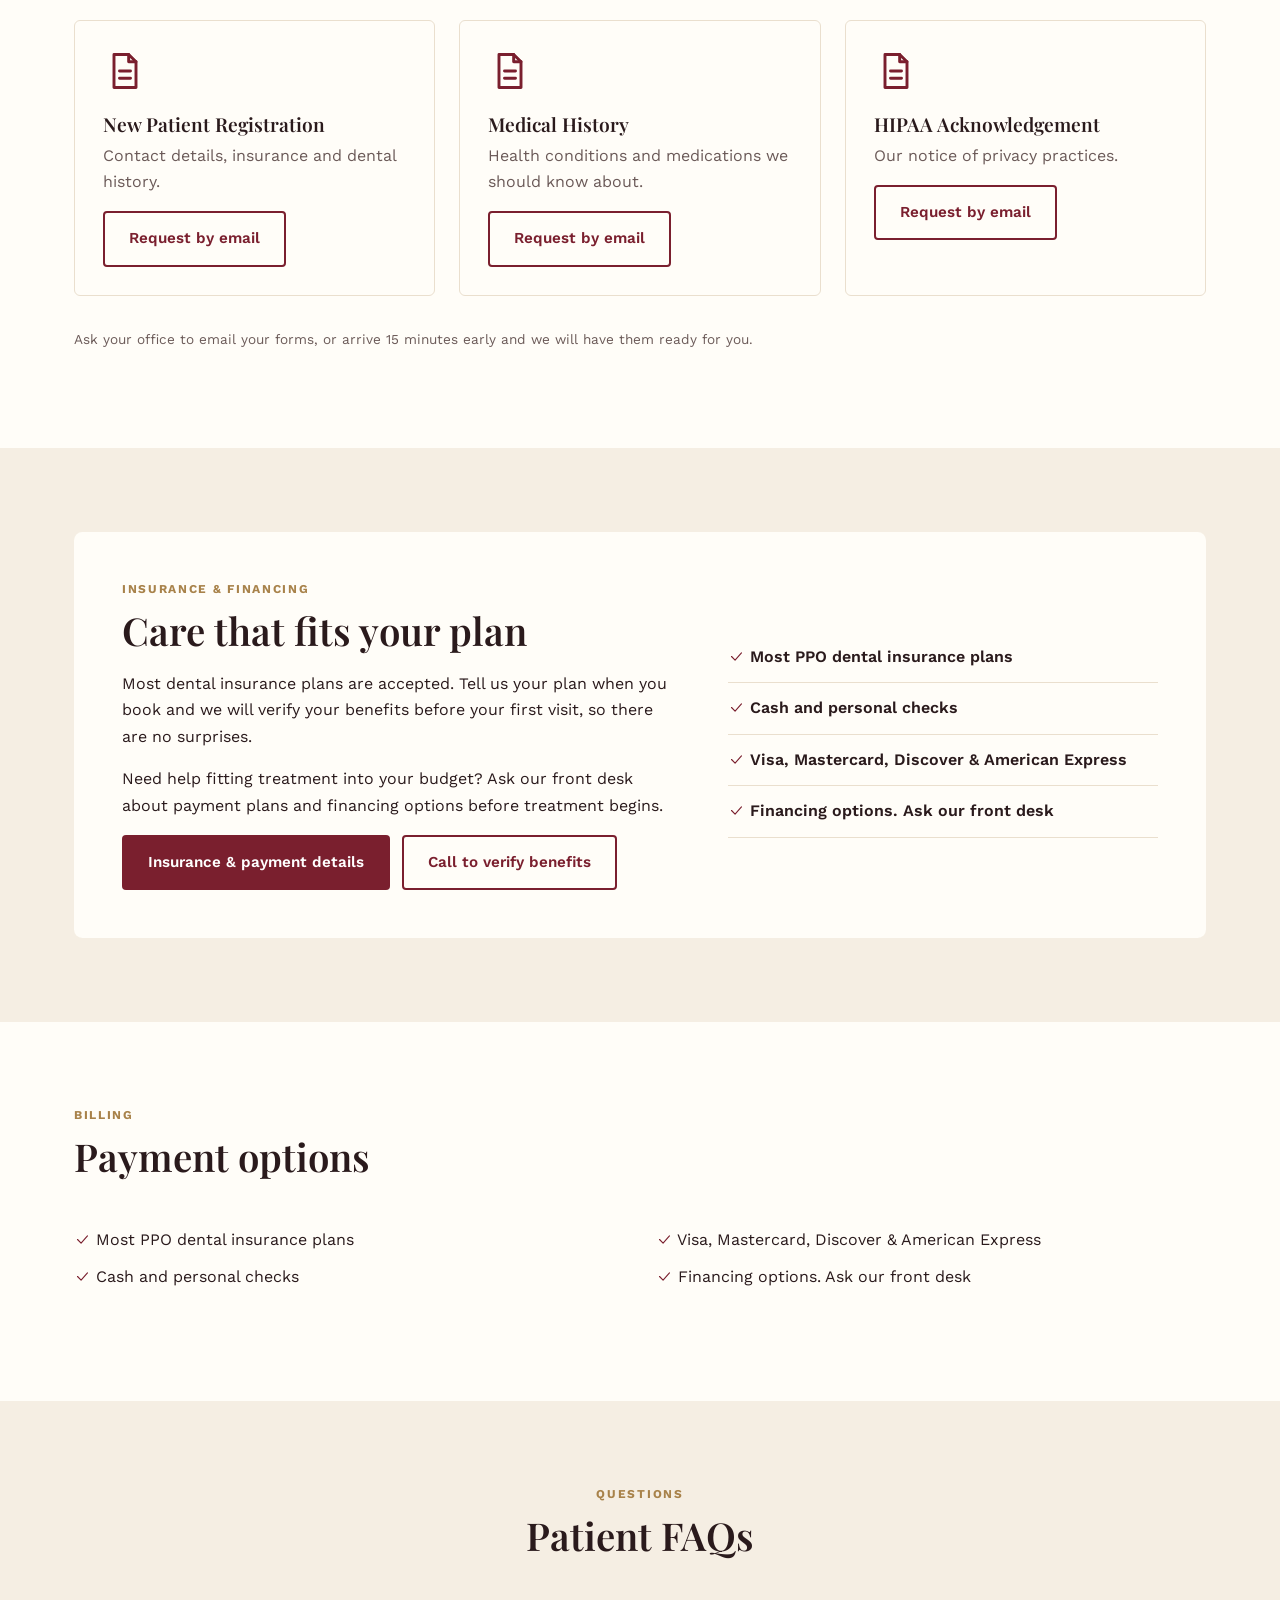
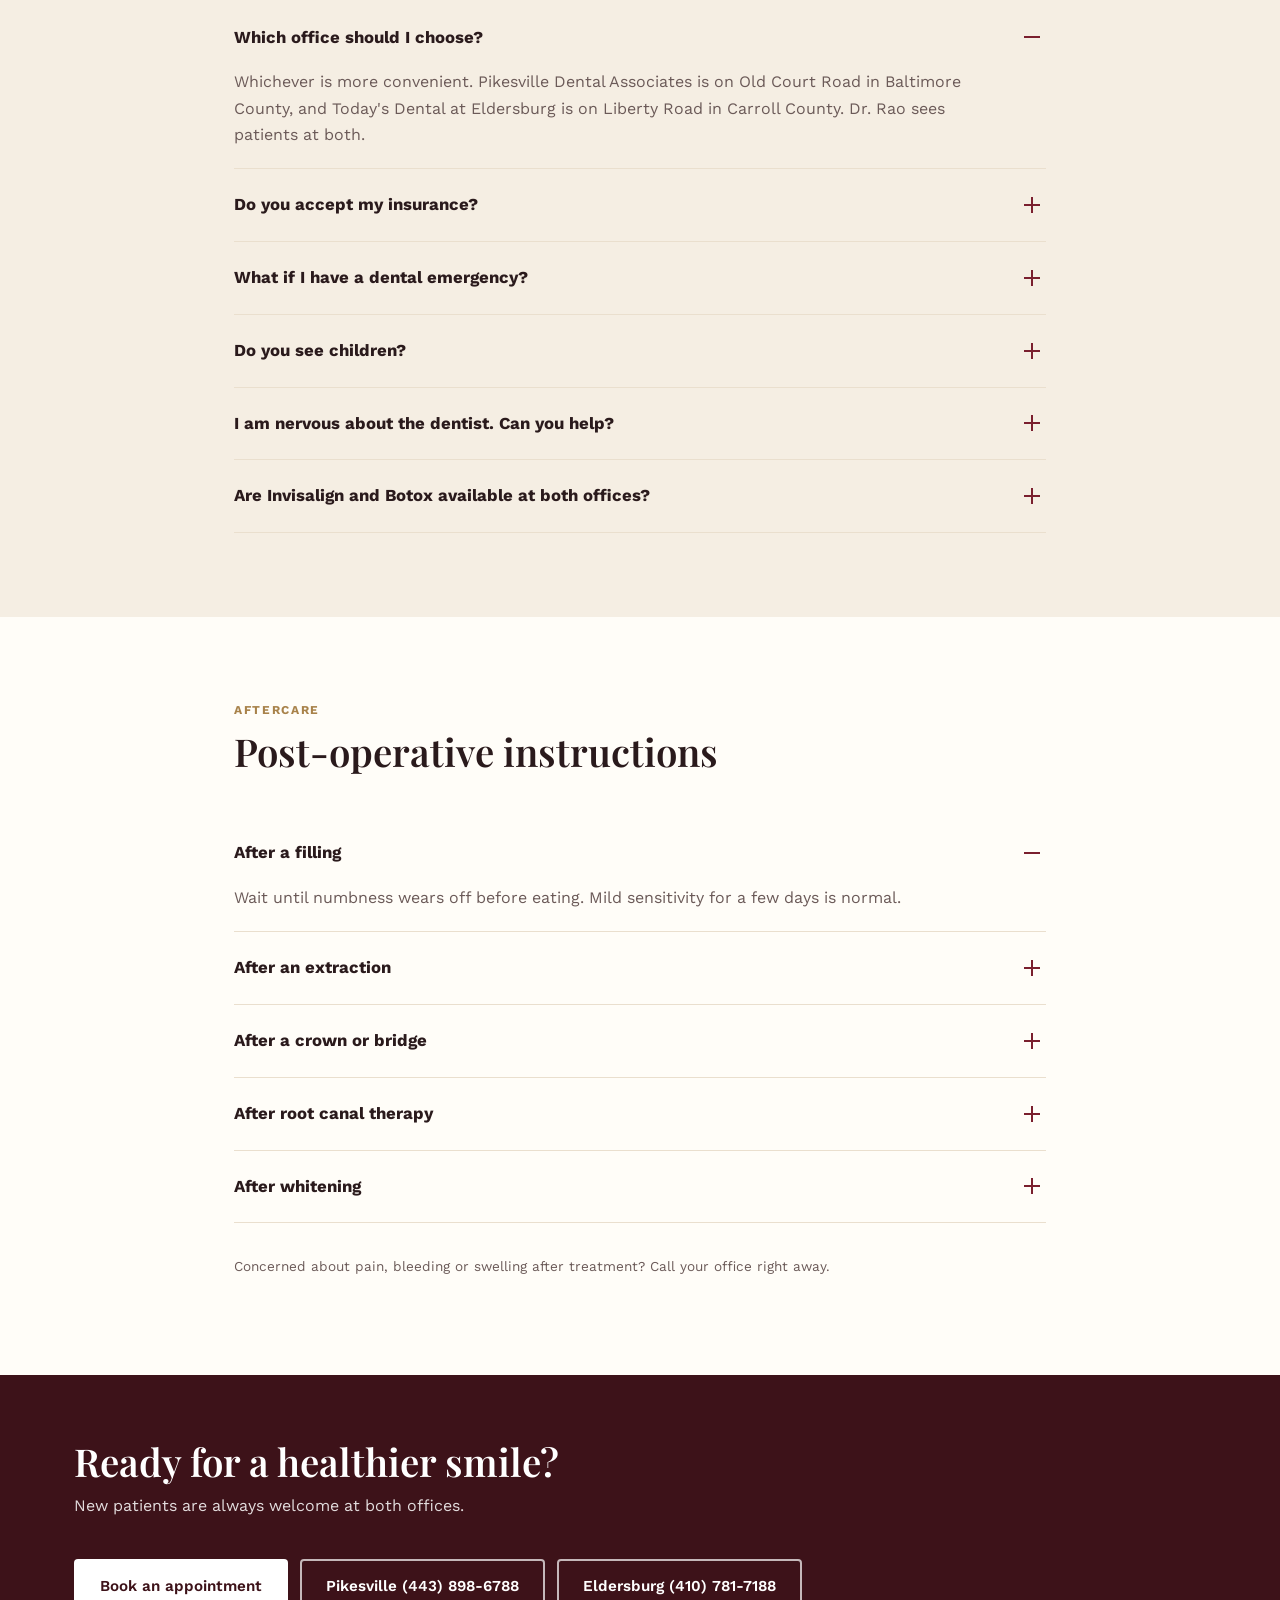
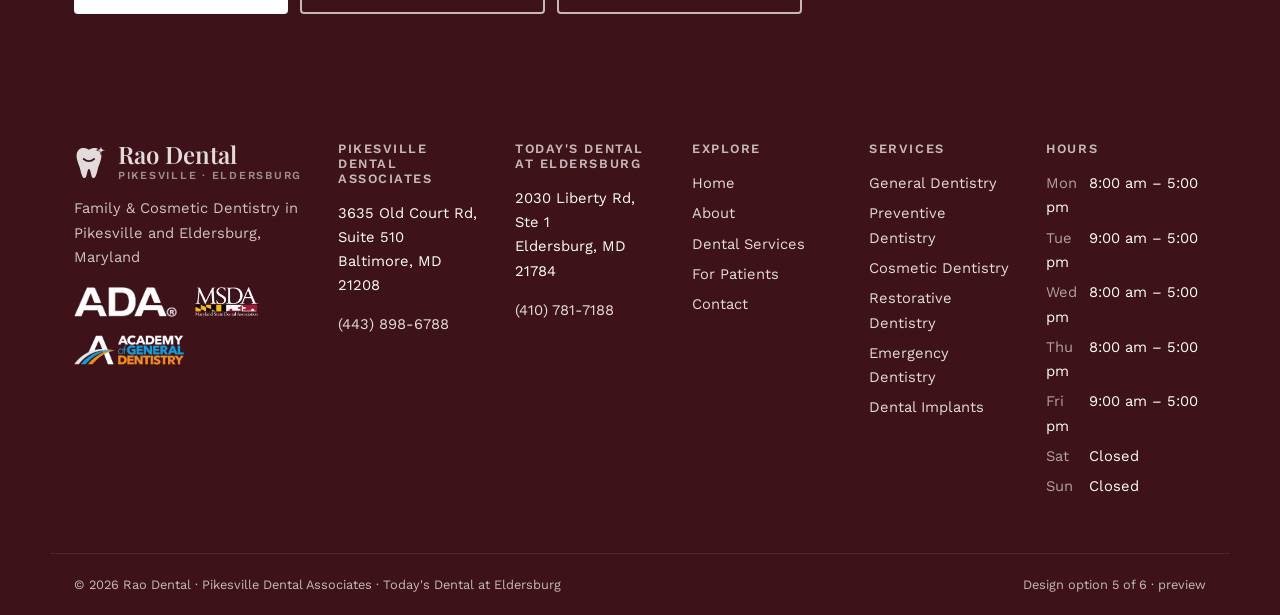
<file: patients.html>
<!doctype html><html lang="en"><head><meta charset="utf-8"><meta name="viewport" content="width=device-width,initial-scale=1">
<title>For Patients | Rao Dental</title><meta name="description" content="Family &amp; Cosmetic Dentistry in Pikesville and Eldersburg, Maryland"><meta name="robots" content="noindex">
<link rel="icon" href="img/rao-favicon.svg"><link rel="preconnect" href="https://fonts.googleapis.com"><link rel="preconnect" href="https://fonts.gstatic.com" crossorigin>
<link href="https://fonts.googleapis.com/css2?family=Playfair+Display:wght@500;600;700&family=Work+Sans:wght@400;500;600&display=swap" rel="stylesheet"><link rel="stylesheet" href="css/site.css"></head>
<body class="style-5"><div class="switcher"><span>Design option 5 of 6</span><span class="sw-links"><a href="https://dundysm.github.io/style-1/patients.html">1</a><a href="https://dundysm.github.io/style-2/patients.html">2</a><a href="https://dundysm.github.io/style-3/patients.html">3</a><a href="https://dundysm.github.io/style-4/patients.html">4</a><a href="https://dundysm.github.io/style-5/patients.html" aria-current="true">5</a><a href="https://dundysm.github.io/style-6/patients.html">6</a></span></div><a class="skip" href="#main">Skip to content</a><div class="util icons"><div class="wrap"><a href="contact.html#appointment"><svg class="ic" viewBox="0 0 24 24" fill="none" stroke="currentColor" stroke-width="1.6" stroke-linecap="round" stroke-linejoin="round" aria-hidden="true"><rect x="3" y="5" width="18" height="16" rx="2"/><path d="M3 10h18M8 3v4M16 3v4"/></svg><span>Request<br>Appointment</span></a><a href="patients.html#insurance"><svg class="ic" viewBox="0 0 24 24" fill="none" stroke="currentColor" stroke-width="1.6" stroke-linecap="round" stroke-linejoin="round" aria-hidden="true"><rect x="2" y="5" width="20" height="14" rx="2"/><path d="M2 10h20M6 15h4"/></svg><span>Insurance &amp;<br>Payment</span></a><a href="index.html#reviews"><svg class="ic" viewBox="0 0 24 24" fill="none" stroke="currentColor" stroke-width="1.6" stroke-linecap="round" stroke-linejoin="round" aria-hidden="true"><path d="M12 3l2.7 5.6 6.1.9-4.4 4.3 1 6.1L12 17l-5.4 2.9 1-6.1L3.2 9.5l6.1-.9L12 3z"/></svg><span>Patient<br>Reviews</span></a><a href="tel:+14438986788"><svg class="ic" viewBox="0 0 24 24" fill="none" stroke="currentColor" stroke-width="1.6" stroke-linecap="round" stroke-linejoin="round" aria-hidden="true"><path d="M5 4h4l2 5-2.5 1.5a11 11 0 0 0 5 5L15 13l5 2v4a2 2 0 0 1-2 2A16 16 0 0 1 3 6a2 2 0 0 1 2-2z"/></svg><span>Call<br>Pikesville</span></a><a href="tel:+14107817188"><svg class="ic" viewBox="0 0 24 24" fill="none" stroke="currentColor" stroke-width="1.6" stroke-linecap="round" stroke-linejoin="round" aria-hidden="true"><path d="M5 4h4l2 5-2.5 1.5a11 11 0 0 0 5 5L15 13l5 2v4a2 2 0 0 1-2 2A16 16 0 0 1 3 6a2 2 0 0 1 2-2z"/></svg><span>Call<br>Eldersburg</span></a><a href="contact.html#location"><svg class="ic" viewBox="0 0 24 24" fill="none" stroke="currentColor" stroke-width="1.6" stroke-linecap="round" stroke-linejoin="round" aria-hidden="true"><path d="M12 21s-7-6.2-7-11.5a7 7 0 0 1 14 0C19 14.8 12 21 12 21z"/><circle cx="12" cy="9.5" r="2.5"/></svg><span>Map &amp;<br>Directions</span></a></div></div><header class="site-header"><div class="wrap hdr"><a class="logo" href="index.html"><img src="img/rao-logo-mark.svg" alt="" class="logo-mark"><span>Rao Dental<small>Pikesville · Eldersburg</small></span></a><input type="checkbox" id="nav-t" class="nav-t" aria-label="Menu"><label for="nav-t" class="burger"><svg class="ic" viewBox="0 0 24 24" fill="none" stroke="currentColor" stroke-width="1.6" stroke-linecap="round" stroke-linejoin="round" aria-hidden="true"><path d="M4 7h16M4 12h16M4 17h16"/></svg></label><nav aria-label="Main"><ul class="nav"><li><a href="index.html">Home</a></li><li class="has-sub"><a href="about.html">About</a><ul class="sub"><li><a href="about.html#practice">About Our Practice</a></li><li><a href="about.html#team">Meet Our Dentist &amp; Team</a></li><li><a href="about.html#office">Our Office</a></li><li><a href="about.html#technology">Dental Technology</a></li><li><a href="about.html#philosophy">Our Philosophy</a></li></ul></li><li class="has-sub"><a href="services.html">Dental Services</a><ul class="sub"><li><a href="services.html#general">General Dentistry</a></li><li><a href="services.html#preventive">Preventive Dentistry</a></li><li><a href="services.html#cosmetic">Cosmetic Dentistry</a></li><li><a href="services.html#restorative">Restorative Dentistry</a></li><li><a href="services.html#emergency">Emergency Dentistry</a></li><li><a href="services.html#implants">Dental Implants</a></li><li><a href="services.html#periodontal">Periodontal Care</a></li><li><a href="services.html#orthodontics">Orthodontics</a></li><li><a href="services.html#sedation">Sedation Dentistry</a></li></ul></li><li class="has-sub"><a href="patients.html" aria-current="page">For Patients</a><ul class="sub"><li><a href="patients.html#new-patients">New Patient Information</a></li><li><a href="patients.html#first-visit">Your First Visit</a></li><li><a href="patients.html#forms">Patient Forms</a></li><li><a href="patients.html#insurance">Insurance &amp; Financing</a></li><li><a href="patients.html#payment">Payment Options</a></li><li><a href="patients.html#faq">Patient FAQs</a></li><li><a href="patients.html#post-op">Post-Operative Instructions</a></li></ul></li><li class="has-sub"><a href="contact.html">Contact</a><ul class="sub"><li><a href="contact.html#info">Contact Information</a></li><li><a href="contact.html#hours">Office Hours</a></li><li><a href="contact.html#location">Location &amp; Directions</a></li><li><a href="contact.html#appointment">Request an Appointment</a></li></ul></li></ul></nav><div class="hdr-cta"><a class="btn btn-primary" href="contact.html#appointment">Book an Appointment</a></div></div></header><main id="main"><section class="phero"><div class="wrap"><nav class="crumbs wrap" aria-label="Breadcrumb"><a href="index.html">Home</a> <span>/</span> For Patients</nav><h1>For Patients</h1><p>Everything you need before, during and after your visit.</p></div></section><section class="sec " id="new-patients"><div class="wrap"><header class="sec-head center"><p class="eyebrow">Welcome</p><h2>New patient information</h2></header><ol class="steps"><li><span class="step">1</span><h3>Choose your office</h3><p>Pikesville or Eldersburg, whichever is closer to home or work.</p></li><li><span class="step">2</span><h3>Share your insurance</h3><p>Tell us your plan and we will confirm your benefits before you arrive.</p></li><li><span class="step">3</span><h3>Fill out your forms</h3><p>Complete your new patient forms ahead of time to save time at the front desk.</p></li></ol></div></section><section class="sec alt" id="first-visit"><div class="wrap"><header class="sec-head"><p class="eyebrow">Getting started</p><h2>Your first visit</h2></header><div class="grid g2"><div><h3>What to expect</h3><ul class="checks"><li><svg class="ic sm" viewBox="0 0 24 24" fill="none" stroke="currentColor" stroke-width="1.6" stroke-linecap="round" stroke-linejoin="round" aria-hidden="true"><path d="M5 12l5 5 9-10"/></svg> A conversation about your goals, concerns and dental history</li><li><svg class="ic sm" viewBox="0 0 24 24" fill="none" stroke="currentColor" stroke-width="1.6" stroke-linecap="round" stroke-linejoin="round" aria-hidden="true"><path d="M5 12l5 5 9-10"/></svg> A comprehensive exam and any needed X-rays</li><li><svg class="ic sm" viewBox="0 0 24 24" fill="none" stroke="currentColor" stroke-width="1.6" stroke-linecap="round" stroke-linejoin="round" aria-hidden="true"><path d="M5 12l5 5 9-10"/></svg> A professional cleaning when appropriate</li><li><svg class="ic sm" viewBox="0 0 24 24" fill="none" stroke="currentColor" stroke-width="1.6" stroke-linecap="round" stroke-linejoin="round" aria-hidden="true"><path d="M5 12l5 5 9-10"/></svg> A clear treatment plan with costs explained before anything begins</li></ul></div><div><h3>What to bring</h3><ul class="checks"><li><svg class="ic sm" viewBox="0 0 24 24" fill="none" stroke="currentColor" stroke-width="1.6" stroke-linecap="round" stroke-linejoin="round" aria-hidden="true"><path d="M5 12l5 5 9-10"/></svg> Photo ID</li><li><svg class="ic sm" viewBox="0 0 24 24" fill="none" stroke="currentColor" stroke-width="1.6" stroke-linecap="round" stroke-linejoin="round" aria-hidden="true"><path d="M5 12l5 5 9-10"/></svg> Insurance card</li><li><svg class="ic sm" viewBox="0 0 24 24" fill="none" stroke="currentColor" stroke-width="1.6" stroke-linecap="round" stroke-linejoin="round" aria-hidden="true"><path d="M5 12l5 5 9-10"/></svg> List of current medications</li><li><svg class="ic sm" viewBox="0 0 24 24" fill="none" stroke="currentColor" stroke-width="1.6" stroke-linecap="round" stroke-linejoin="round" aria-hidden="true"><path d="M5 12l5 5 9-10"/></svg> Completed new patient forms</li></ul></div></div></div></section><section class="sec " id="forms"><div class="wrap"><header class="sec-head"><p class="eyebrow">Save time</p><h2>Patient forms</h2></header><div class="grid g3"><div class="card form-card"><div class="card-body"><svg class="ic big" viewBox="0 0 24 24" fill="none" stroke="currentColor" stroke-width="1.6" stroke-linecap="round" stroke-linejoin="round" aria-hidden="true"><path d="M6 3h8l4 4v14H6z"/><path d="M14 3v4h4M9 12h6M9 16h6"/></svg><h3>New Patient Registration</h3><p>Contact details, insurance and dental history.</p><a class="btn btn-ghost" href="contact.html#info">Request by email</a></div></div><div class="card form-card"><div class="card-body"><svg class="ic big" viewBox="0 0 24 24" fill="none" stroke="currentColor" stroke-width="1.6" stroke-linecap="round" stroke-linejoin="round" aria-hidden="true"><path d="M6 3h8l4 4v14H6z"/><path d="M14 3v4h4M9 12h6M9 16h6"/></svg><h3>Medical History</h3><p>Health conditions and medications we should know about.</p><a class="btn btn-ghost" href="contact.html#info">Request by email</a></div></div><div class="card form-card"><div class="card-body"><svg class="ic big" viewBox="0 0 24 24" fill="none" stroke="currentColor" stroke-width="1.6" stroke-linecap="round" stroke-linejoin="round" aria-hidden="true"><path d="M6 3h8l4 4v14H6z"/><path d="M14 3v4h4M9 12h6M9 16h6"/></svg><h3>HIPAA Acknowledgement</h3><p>Our notice of privacy practices.</p><a class="btn btn-ghost" href="contact.html#info">Request by email</a></div></div></div><p class="fine mt">Ask your office to email your forms, or arrive 15 minutes early and we will have them ready for you.</p></div></section><section class="sec alt" id="insurance"><div class="wrap"><div class="ins"><div class="ins-text"><p class="eyebrow">Insurance &amp; financing</p><h2>Care that fits your plan</h2><p>Most dental insurance plans are accepted. Tell us your plan when you book and we will verify your benefits before your first visit, so there are no surprises.</p><p>Need help fitting treatment into your budget? Ask our front desk about payment plans and financing options before treatment begins.</p><div class="btn-row"><a class="btn btn-primary" href="patients.html#insurance">Insurance &amp; payment details</a><a class="btn btn-ghost" href="tel:+14438986788">Call to verify benefits</a></div></div><ul class="ins-list"><li><svg class="ic sm" viewBox="0 0 24 24" fill="none" stroke="currentColor" stroke-width="1.6" stroke-linecap="round" stroke-linejoin="round" aria-hidden="true"><path d="M5 12l5 5 9-10"/></svg> Most PPO dental insurance plans</li><li><svg class="ic sm" viewBox="0 0 24 24" fill="none" stroke="currentColor" stroke-width="1.6" stroke-linecap="round" stroke-linejoin="round" aria-hidden="true"><path d="M5 12l5 5 9-10"/></svg> Cash and personal checks</li><li><svg class="ic sm" viewBox="0 0 24 24" fill="none" stroke="currentColor" stroke-width="1.6" stroke-linecap="round" stroke-linejoin="round" aria-hidden="true"><path d="M5 12l5 5 9-10"/></svg> Visa, Mastercard, Discover &amp; American Express</li><li><svg class="ic sm" viewBox="0 0 24 24" fill="none" stroke="currentColor" stroke-width="1.6" stroke-linecap="round" stroke-linejoin="round" aria-hidden="true"><path d="M5 12l5 5 9-10"/></svg> Financing options. Ask our front desk</li></ul></div></div></section><section class="sec " id="payment"><div class="wrap"><header class="sec-head"><p class="eyebrow">Billing</p><h2>Payment options</h2></header><ul class="checks cols"><li><svg class="ic sm" viewBox="0 0 24 24" fill="none" stroke="currentColor" stroke-width="1.6" stroke-linecap="round" stroke-linejoin="round" aria-hidden="true"><path d="M5 12l5 5 9-10"/></svg> Most PPO dental insurance plans</li><li><svg class="ic sm" viewBox="0 0 24 24" fill="none" stroke="currentColor" stroke-width="1.6" stroke-linecap="round" stroke-linejoin="round" aria-hidden="true"><path d="M5 12l5 5 9-10"/></svg> Cash and personal checks</li><li><svg class="ic sm" viewBox="0 0 24 24" fill="none" stroke="currentColor" stroke-width="1.6" stroke-linecap="round" stroke-linejoin="round" aria-hidden="true"><path d="M5 12l5 5 9-10"/></svg> Visa, Mastercard, Discover &amp; American Express</li><li><svg class="ic sm" viewBox="0 0 24 24" fill="none" stroke="currentColor" stroke-width="1.6" stroke-linecap="round" stroke-linejoin="round" aria-hidden="true"><path d="M5 12l5 5 9-10"/></svg> Financing options. Ask our front desk</li></ul></div></section><section class="sec alt narrow" id="faq"><div class="wrap"><header class="sec-head center"><p class="eyebrow">Questions</p><h2>Patient FAQs</h2></header><div class="faq"><details open><summary>Which office should I choose?<span class="plus" aria-hidden="true"></span></summary><p>Whichever is more convenient. Pikesville Dental Associates is on Old Court Road in Baltimore County, and Today&#x27;s Dental at Eldersburg is on Liberty Road in Carroll County. Dr. Rao sees patients at both.</p></details><details><summary>Do you accept my insurance?<span class="plus" aria-hidden="true"></span></summary><p>Most dental insurance plans are accepted. Tell us your plan when you book and we will verify your coverage before you come in.</p></details><details><summary>What if I have a dental emergency?<span class="plus" aria-hidden="true"></span></summary><p>Call your office right away. We strive to see emergency patients within the same business day whenever possible.</p></details><details><summary>Do you see children?<span class="plus" aria-hidden="true"></span></summary><p>Yes. We care for children, teens and adults, and we keep first visits friendly and relaxed.</p></details><details><summary>I am nervous about the dentist. Can you help?<span class="plus" aria-hidden="true"></span></summary><p>Absolutely. Dr. Rao is experienced with anxious patients. We explain each step, you set the pace, and we pause whenever you ask.</p></details><details><summary>Are Invisalign and Botox available at both offices?<span class="plus" aria-hidden="true"></span></summary><p>Please call the office you plan to visit and our team will confirm availability and schedule a consultation.</p></details></div></div></section><section class="sec narrow" id="post-op"><div class="wrap"><header class="sec-head"><p class="eyebrow">Aftercare</p><h2>Post-operative instructions</h2></header><div class="faq"><details open><summary>After a filling<span class="plus" aria-hidden="true"></span></summary><p>Wait until numbness wears off before eating. Mild sensitivity for a few days is normal.</p></details><details><summary>After an extraction<span class="plus" aria-hidden="true"></span></summary><p>Bite on gauze for 30–45 minutes. Avoid straws, smoking and spitting for 24 hours.</p></details><details><summary>After a crown or bridge<span class="plus" aria-hidden="true"></span></summary><p>Avoid sticky or hard foods on a temporary crown. Call us if it comes loose.</p></details><details><summary>After root canal therapy<span class="plus" aria-hidden="true"></span></summary><p>Some tenderness is normal for a few days. Take medication as directed.</p></details><details><summary>After whitening<span class="plus" aria-hidden="true"></span></summary><p>Avoid coffee, tea and red wine for 48 hours to protect your results.</p></details></div><p class="fine mt">Concerned about pain, bleeding or swelling after treatment? Call your office right away.</p></div></section><section class="cta-band"><div class="wrap"><div><h2>Ready for a healthier smile?</h2><p>New patients are always welcome at both offices.</p></div><div class="btn-row"><a class="btn btn-light" href="contact.html#appointment">Book an appointment</a><a class="btn btn-outline-light" href="tel:+14438986788">Pikesville (443) 898-6788</a><a class="btn btn-outline-light" href="tel:+14107817188">Eldersburg (410) 781-7188</a></div></div></section></main><footer class="site-footer"><div class="wrap fgrid"><div class="fbrand"><a class="logo" href="index.html"><img src="img/rao-logo-mark.svg" alt="" class="logo-mark"><span>Rao Dental<small>Pikesville · Eldersburg</small></span></a><p>Family &amp; Cosmetic Dentistry in Pikesville and Eldersburg, Maryland</p><div class="badges"><img src="img/assoc-ada-white.png" alt="ADA member" loading="lazy"><img src="img/assoc-msda-white.png" alt="MSDA member" loading="lazy"><img src="img/assoc-agd-white.png" alt="AGD member" loading="lazy"></div></div><div><h4>Pikesville Dental Associates</h4><p>3635 Old Court Rd, Suite 510<br>Baltimore, MD 21208</p><p><a href="tel:+14438986788">(443) 898-6788</a></p></div><div><h4>Today&#x27;s Dental at Eldersburg</h4><p>2030 Liberty Rd, Ste 1<br>Eldersburg, MD 21784</p><p><a href="tel:+14107817188">(410) 781-7188</a></p></div><div><h4>Explore</h4><ul><li><a href="index.html">Home</a></li><li><a href="about.html">About</a></li><li><a href="services.html">Dental Services</a></li><li><a href="patients.html">For Patients</a></li><li><a href="contact.html">Contact</a></li></ul></div><div><h4>Services</h4><ul><li><a href="services.html#general">General Dentistry</a></li><li><a href="services.html#preventive">Preventive Dentistry</a></li><li><a href="services.html#cosmetic">Cosmetic Dentistry</a></li><li><a href="services.html#restorative">Restorative Dentistry</a></li><li><a href="services.html#emergency">Emergency Dentistry</a></li><li><a href="services.html#implants">Dental Implants</a></li></ul></div><div><h4>Hours</h4><ul class="fh"><li><span>Mon</span> 8:00 am – 5:00 pm</li><li><span>Tue</span> 9:00 am – 5:00 pm</li><li><span>Wed</span> 8:00 am – 5:00 pm</li><li><span>Thu</span> 8:00 am – 5:00 pm</li><li><span>Fri</span> 9:00 am – 5:00 pm</li><li><span>Sat</span> Closed</li><li><span>Sun</span> Closed</li></ul></div></div><div class="wrap fbot"><span>© 2026 Rao Dental · Pikesville Dental Associates · Today's Dental at Eldersburg</span><span>Design option 5 of 6 · preview</span></div></footer></body></html>
</file>
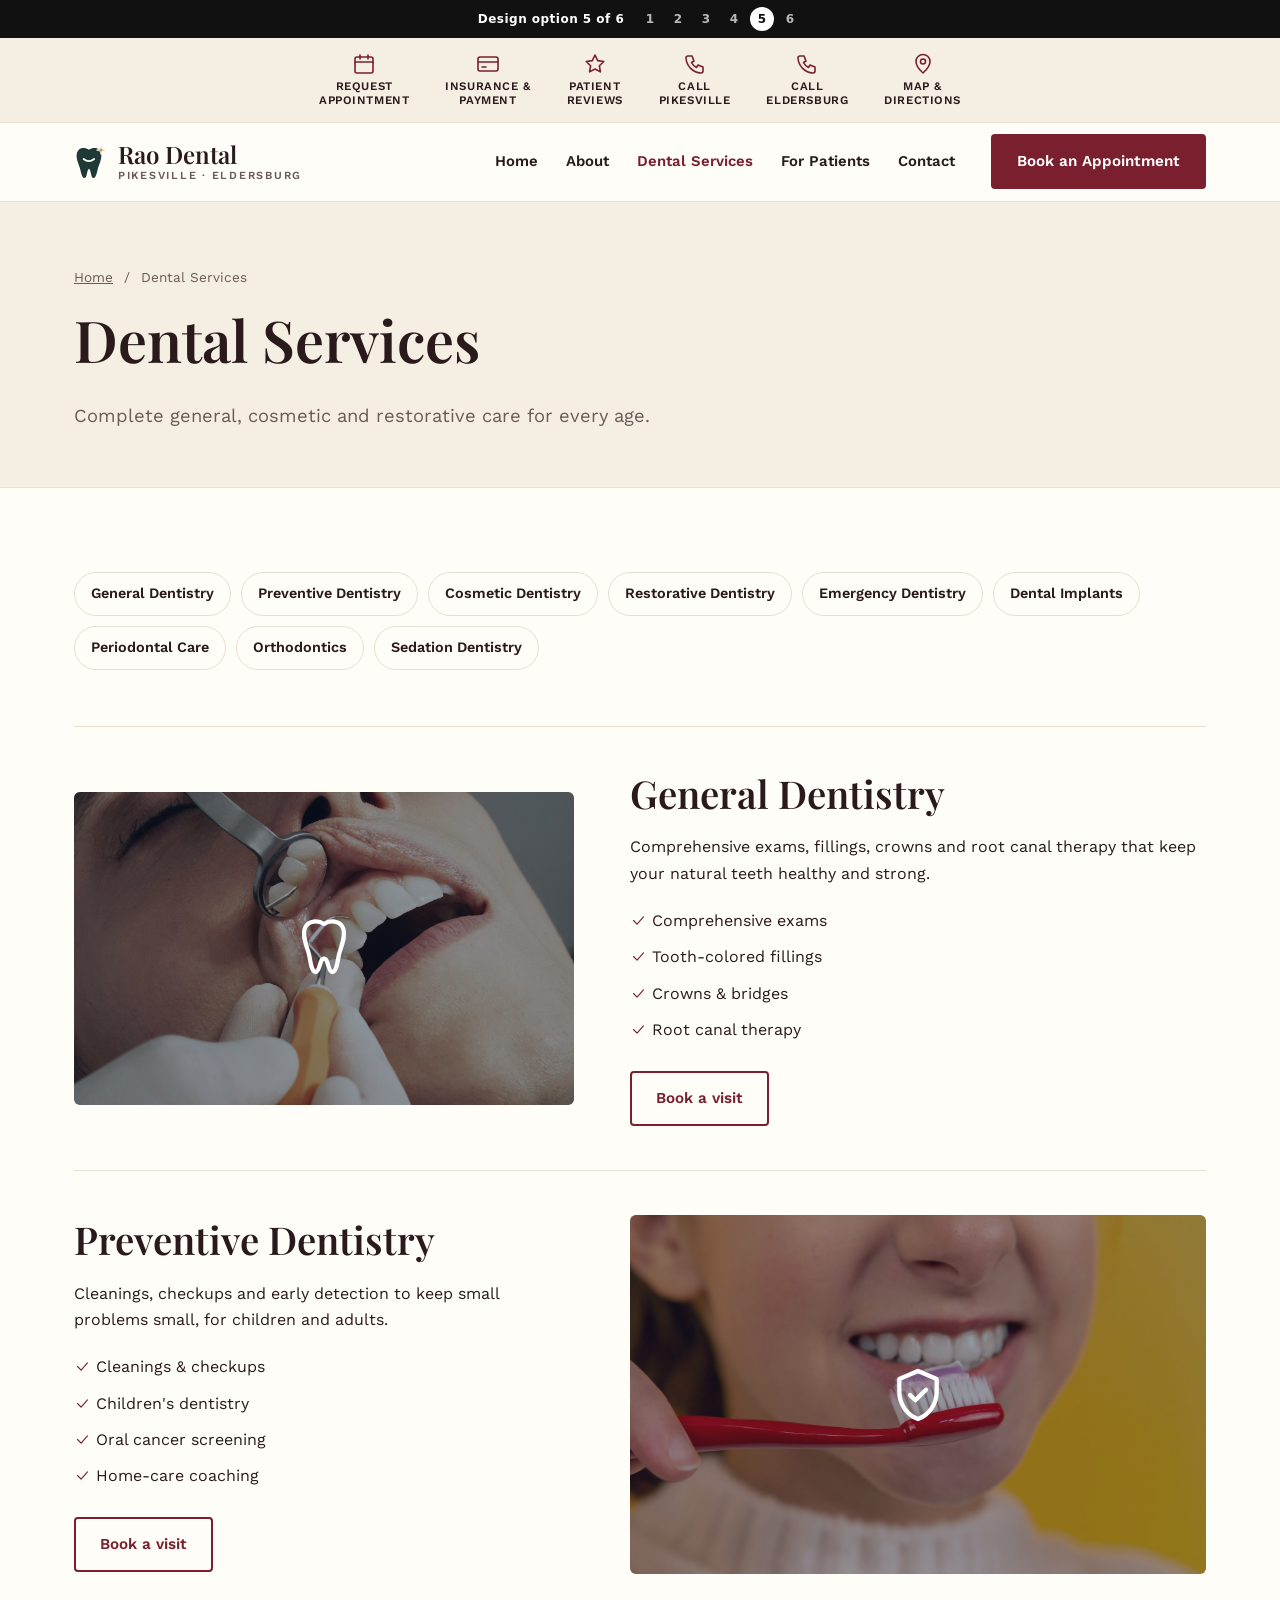
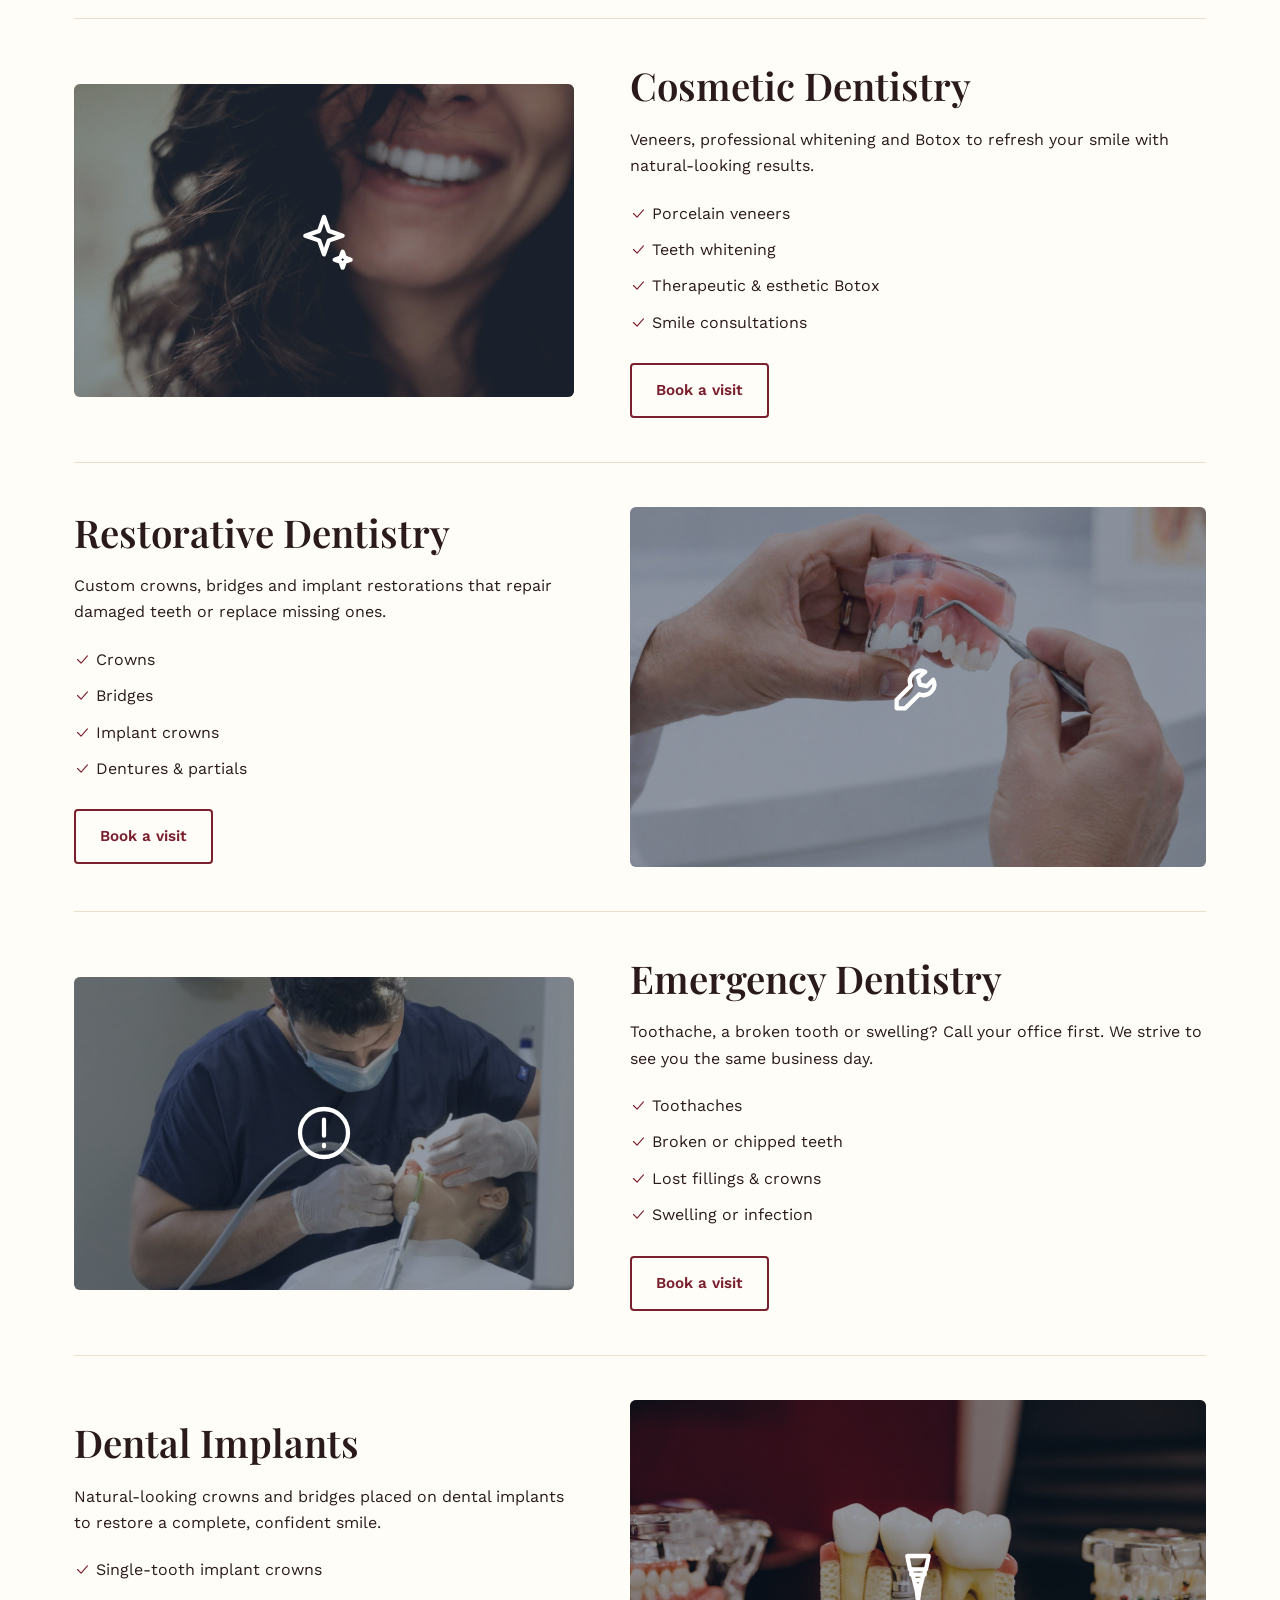
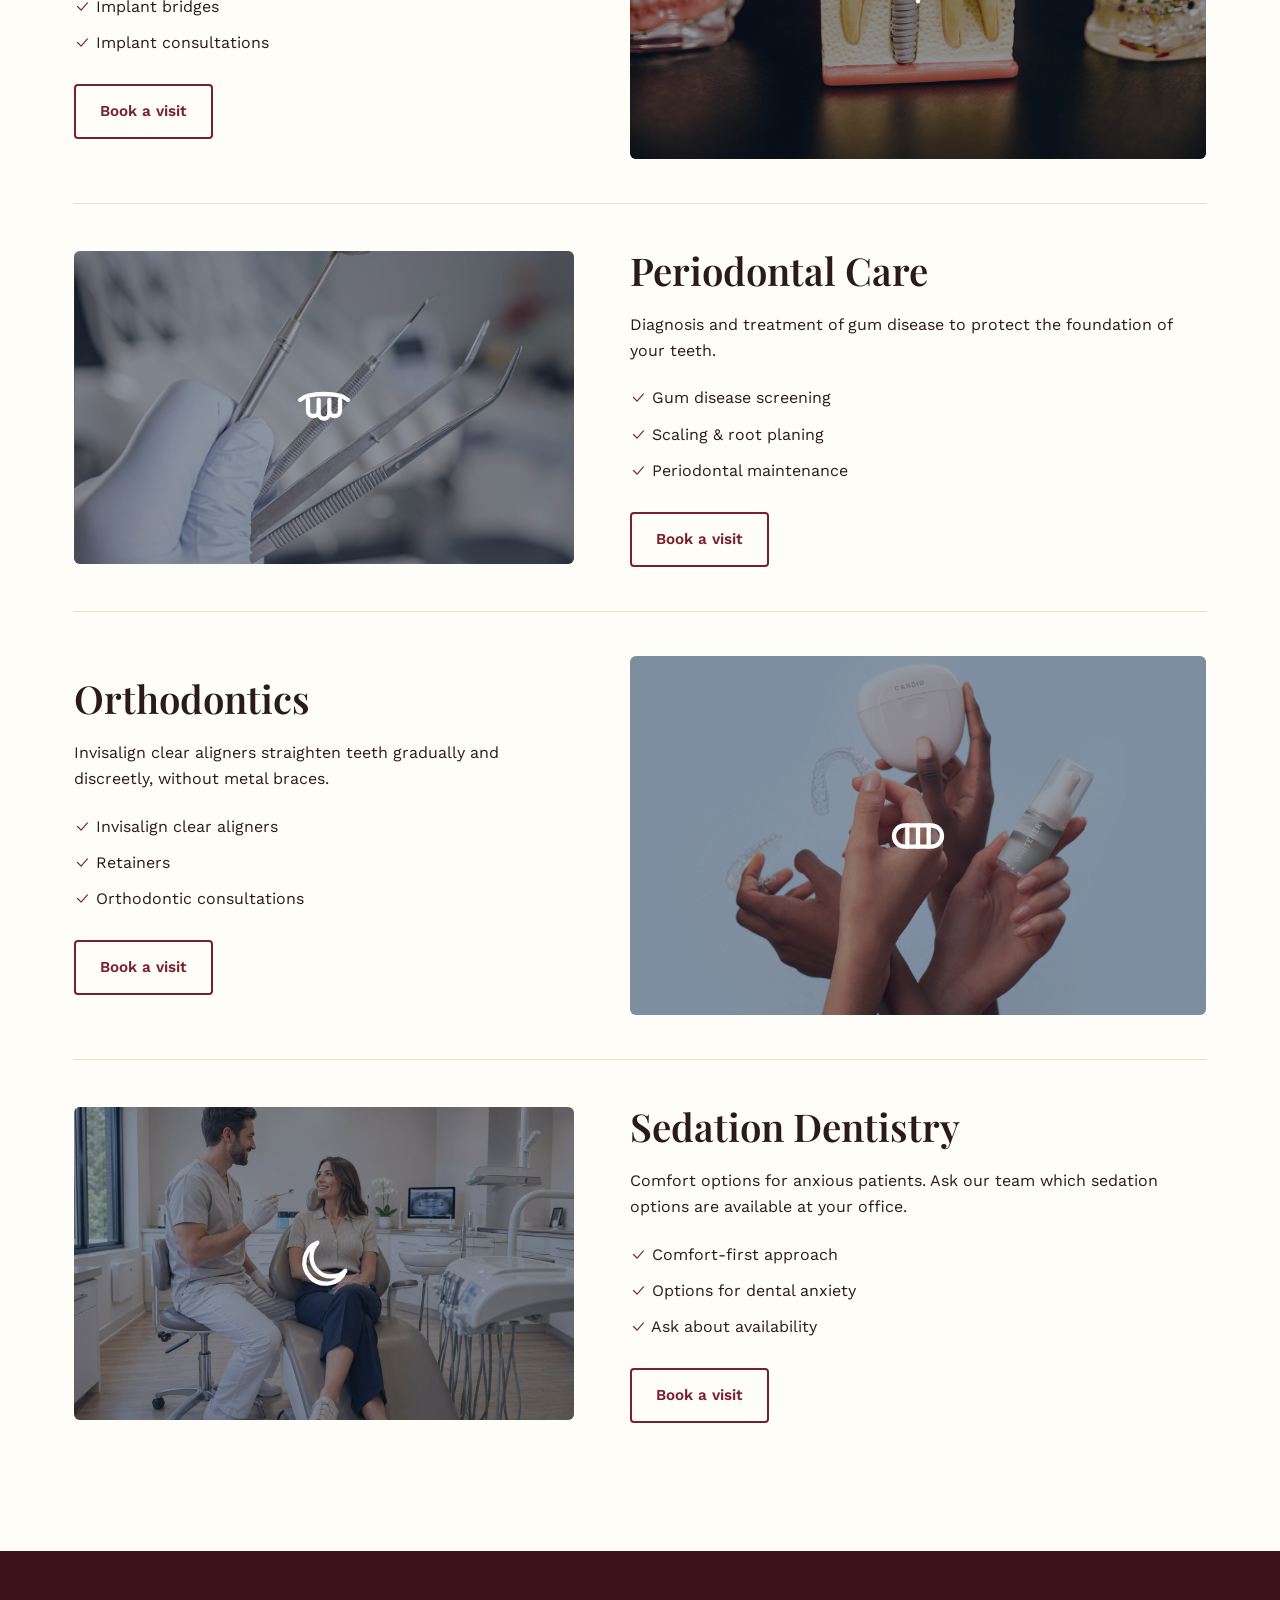
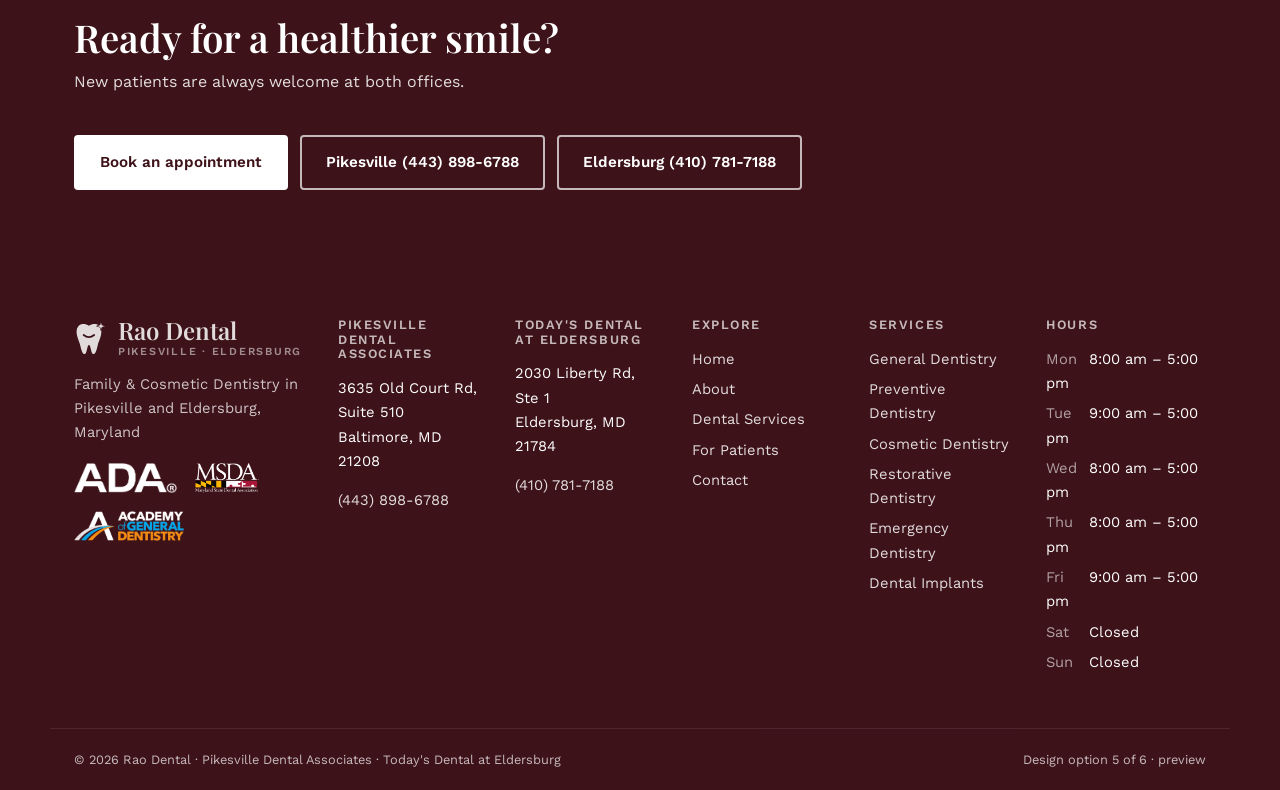
<file: services.html>
<!doctype html><html lang="en"><head><meta charset="utf-8"><meta name="viewport" content="width=device-width,initial-scale=1">
<title>Dental Services | Rao Dental</title><meta name="description" content="Family &amp; Cosmetic Dentistry in Pikesville and Eldersburg, Maryland"><meta name="robots" content="noindex">
<link rel="icon" href="img/rao-favicon.svg"><link rel="preconnect" href="https://fonts.googleapis.com"><link rel="preconnect" href="https://fonts.gstatic.com" crossorigin>
<link href="https://fonts.googleapis.com/css2?family=Playfair+Display:wght@500;600;700&family=Work+Sans:wght@400;500;600&display=swap" rel="stylesheet"><link rel="stylesheet" href="css/site.css"></head>
<body class="style-5"><div class="switcher"><span>Design option 5 of 6</span><span class="sw-links"><a href="https://dundysm.github.io/style-1/services.html">1</a><a href="https://dundysm.github.io/style-2/services.html">2</a><a href="https://dundysm.github.io/style-3/services.html">3</a><a href="https://dundysm.github.io/style-4/services.html">4</a><a href="https://dundysm.github.io/style-5/services.html" aria-current="true">5</a><a href="https://dundysm.github.io/style-6/services.html">6</a></span></div><a class="skip" href="#main">Skip to content</a><div class="util icons"><div class="wrap"><a href="contact.html#appointment"><svg class="ic" viewBox="0 0 24 24" fill="none" stroke="currentColor" stroke-width="1.6" stroke-linecap="round" stroke-linejoin="round" aria-hidden="true"><rect x="3" y="5" width="18" height="16" rx="2"/><path d="M3 10h18M8 3v4M16 3v4"/></svg><span>Request<br>Appointment</span></a><a href="patients.html#insurance"><svg class="ic" viewBox="0 0 24 24" fill="none" stroke="currentColor" stroke-width="1.6" stroke-linecap="round" stroke-linejoin="round" aria-hidden="true"><rect x="2" y="5" width="20" height="14" rx="2"/><path d="M2 10h20M6 15h4"/></svg><span>Insurance &amp;<br>Payment</span></a><a href="index.html#reviews"><svg class="ic" viewBox="0 0 24 24" fill="none" stroke="currentColor" stroke-width="1.6" stroke-linecap="round" stroke-linejoin="round" aria-hidden="true"><path d="M12 3l2.7 5.6 6.1.9-4.4 4.3 1 6.1L12 17l-5.4 2.9 1-6.1L3.2 9.5l6.1-.9L12 3z"/></svg><span>Patient<br>Reviews</span></a><a href="tel:+14438986788"><svg class="ic" viewBox="0 0 24 24" fill="none" stroke="currentColor" stroke-width="1.6" stroke-linecap="round" stroke-linejoin="round" aria-hidden="true"><path d="M5 4h4l2 5-2.5 1.5a11 11 0 0 0 5 5L15 13l5 2v4a2 2 0 0 1-2 2A16 16 0 0 1 3 6a2 2 0 0 1 2-2z"/></svg><span>Call<br>Pikesville</span></a><a href="tel:+14107817188"><svg class="ic" viewBox="0 0 24 24" fill="none" stroke="currentColor" stroke-width="1.6" stroke-linecap="round" stroke-linejoin="round" aria-hidden="true"><path d="M5 4h4l2 5-2.5 1.5a11 11 0 0 0 5 5L15 13l5 2v4a2 2 0 0 1-2 2A16 16 0 0 1 3 6a2 2 0 0 1 2-2z"/></svg><span>Call<br>Eldersburg</span></a><a href="contact.html#location"><svg class="ic" viewBox="0 0 24 24" fill="none" stroke="currentColor" stroke-width="1.6" stroke-linecap="round" stroke-linejoin="round" aria-hidden="true"><path d="M12 21s-7-6.2-7-11.5a7 7 0 0 1 14 0C19 14.8 12 21 12 21z"/><circle cx="12" cy="9.5" r="2.5"/></svg><span>Map &amp;<br>Directions</span></a></div></div><header class="site-header"><div class="wrap hdr"><a class="logo" href="index.html"><img src="img/rao-logo-mark.svg" alt="" class="logo-mark"><span>Rao Dental<small>Pikesville · Eldersburg</small></span></a><input type="checkbox" id="nav-t" class="nav-t" aria-label="Menu"><label for="nav-t" class="burger"><svg class="ic" viewBox="0 0 24 24" fill="none" stroke="currentColor" stroke-width="1.6" stroke-linecap="round" stroke-linejoin="round" aria-hidden="true"><path d="M4 7h16M4 12h16M4 17h16"/></svg></label><nav aria-label="Main"><ul class="nav"><li><a href="index.html">Home</a></li><li class="has-sub"><a href="about.html">About</a><ul class="sub"><li><a href="about.html#practice">About Our Practice</a></li><li><a href="about.html#team">Meet Our Dentist &amp; Team</a></li><li><a href="about.html#office">Our Office</a></li><li><a href="about.html#technology">Dental Technology</a></li><li><a href="about.html#philosophy">Our Philosophy</a></li></ul></li><li class="has-sub"><a href="services.html" aria-current="page">Dental Services</a><ul class="sub"><li><a href="services.html#general">General Dentistry</a></li><li><a href="services.html#preventive">Preventive Dentistry</a></li><li><a href="services.html#cosmetic">Cosmetic Dentistry</a></li><li><a href="services.html#restorative">Restorative Dentistry</a></li><li><a href="services.html#emergency">Emergency Dentistry</a></li><li><a href="services.html#implants">Dental Implants</a></li><li><a href="services.html#periodontal">Periodontal Care</a></li><li><a href="services.html#orthodontics">Orthodontics</a></li><li><a href="services.html#sedation">Sedation Dentistry</a></li></ul></li><li class="has-sub"><a href="patients.html">For Patients</a><ul class="sub"><li><a href="patients.html#new-patients">New Patient Information</a></li><li><a href="patients.html#first-visit">Your First Visit</a></li><li><a href="patients.html#forms">Patient Forms</a></li><li><a href="patients.html#insurance">Insurance &amp; Financing</a></li><li><a href="patients.html#payment">Payment Options</a></li><li><a href="patients.html#faq">Patient FAQs</a></li><li><a href="patients.html#post-op">Post-Operative Instructions</a></li></ul></li><li class="has-sub"><a href="contact.html">Contact</a><ul class="sub"><li><a href="contact.html#info">Contact Information</a></li><li><a href="contact.html#hours">Office Hours</a></li><li><a href="contact.html#location">Location &amp; Directions</a></li><li><a href="contact.html#appointment">Request an Appointment</a></li></ul></li></ul></nav><div class="hdr-cta"><a class="btn btn-primary" href="contact.html#appointment">Book an Appointment</a></div></div></header><main id="main"><section class="phero"><div class="wrap"><nav class="crumbs wrap" aria-label="Breadcrumb"><a href="index.html">Home</a> <span>/</span> Dental Services</nav><h1>Dental Services</h1><p>Complete general, cosmetic and restorative care for every age.</p></div></section><section class="sec svc-list"><div class="wrap"><div class="jump"><a href="#general">General Dentistry</a><a href="#preventive">Preventive Dentistry</a><a href="#cosmetic">Cosmetic Dentistry</a><a href="#restorative">Restorative Dentistry</a><a href="#emergency">Emergency Dentistry</a><a href="#implants">Dental Implants</a><a href="#periodontal">Periodontal Care</a><a href="#orthodontics">Orthodontics</a><a href="#sedation">Sedation Dentistry</a></div><article class="svc-row" id="general"><div class="svc-row-media" style="background-image:url(img/svc-general.jpg)"><svg class="ic big" viewBox="0 0 24 24" fill="none" stroke="currentColor" stroke-width="1.6" stroke-linecap="round" stroke-linejoin="round" aria-hidden="true"><path d="M12 3c-2-1.4-6-1.6-7.2 1.6C3.6 8 6 12 6.6 15.5c.5 3 1 5.5 2.3 5.5 1.6 0 1.4-5 3.1-5s1.5 5 3.1 5c1.3 0 1.8-2.5 2.3-5.5C18 12 20.4 8 19.2 4.6 18 1.4 14 1.6 12 3z"/></svg></div><div class="svc-row-text"><h2>General Dentistry</h2><p>Comprehensive exams, fillings, crowns and root canal therapy that keep your natural teeth healthy and strong.</p><ul class="checks"><li><svg class="ic sm" viewBox="0 0 24 24" fill="none" stroke="currentColor" stroke-width="1.6" stroke-linecap="round" stroke-linejoin="round" aria-hidden="true"><path d="M5 12l5 5 9-10"/></svg> Comprehensive exams</li><li><svg class="ic sm" viewBox="0 0 24 24" fill="none" stroke="currentColor" stroke-width="1.6" stroke-linecap="round" stroke-linejoin="round" aria-hidden="true"><path d="M5 12l5 5 9-10"/></svg> Tooth-colored fillings</li><li><svg class="ic sm" viewBox="0 0 24 24" fill="none" stroke="currentColor" stroke-width="1.6" stroke-linecap="round" stroke-linejoin="round" aria-hidden="true"><path d="M5 12l5 5 9-10"/></svg> Crowns &amp; bridges</li><li><svg class="ic sm" viewBox="0 0 24 24" fill="none" stroke="currentColor" stroke-width="1.6" stroke-linecap="round" stroke-linejoin="round" aria-hidden="true"><path d="M5 12l5 5 9-10"/></svg> Root canal therapy</li></ul><a class="btn btn-ghost" href="contact.html#appointment">Book a visit</a></div></article><article class="svc-row rev" id="preventive"><div class="svc-row-media" style="background-image:url(img/svc-preventive.jpg)"><svg class="ic big" viewBox="0 0 24 24" fill="none" stroke="currentColor" stroke-width="1.6" stroke-linecap="round" stroke-linejoin="round" aria-hidden="true"><path d="M12 3l7 3v5c0 4.5-3 8.5-7 10-4-1.5-7-5.5-7-10V6l7-3z"/><path d="M9 12l2 2 4-4"/></svg></div><div class="svc-row-text"><h2>Preventive Dentistry</h2><p>Cleanings, checkups and early detection to keep small problems small, for children and adults.</p><ul class="checks"><li><svg class="ic sm" viewBox="0 0 24 24" fill="none" stroke="currentColor" stroke-width="1.6" stroke-linecap="round" stroke-linejoin="round" aria-hidden="true"><path d="M5 12l5 5 9-10"/></svg> Cleanings &amp; checkups</li><li><svg class="ic sm" viewBox="0 0 24 24" fill="none" stroke="currentColor" stroke-width="1.6" stroke-linecap="round" stroke-linejoin="round" aria-hidden="true"><path d="M5 12l5 5 9-10"/></svg> Children&#x27;s dentistry</li><li><svg class="ic sm" viewBox="0 0 24 24" fill="none" stroke="currentColor" stroke-width="1.6" stroke-linecap="round" stroke-linejoin="round" aria-hidden="true"><path d="M5 12l5 5 9-10"/></svg> Oral cancer screening</li><li><svg class="ic sm" viewBox="0 0 24 24" fill="none" stroke="currentColor" stroke-width="1.6" stroke-linecap="round" stroke-linejoin="round" aria-hidden="true"><path d="M5 12l5 5 9-10"/></svg> Home-care coaching</li></ul><a class="btn btn-ghost" href="contact.html#appointment">Book a visit</a></div></article><article class="svc-row" id="cosmetic"><div class="svc-row-media" style="background-image:url(img/svc-cosmetic.jpg)"><svg class="ic big" viewBox="0 0 24 24" fill="none" stroke="currentColor" stroke-width="1.6" stroke-linecap="round" stroke-linejoin="round" aria-hidden="true"><path d="M12 3l1.8 5.2L19 10l-5.2 1.8L12 17l-1.8-5.2L5 10l5.2-1.8L12 3z"/><path d="M19 16l.8 2.2L22 19l-2.2.8L19 22l-.8-2.2L16 19l2.2-.8z"/></svg></div><div class="svc-row-text"><h2>Cosmetic Dentistry</h2><p>Veneers, professional whitening and Botox to refresh your smile with natural-looking results.</p><ul class="checks"><li><svg class="ic sm" viewBox="0 0 24 24" fill="none" stroke="currentColor" stroke-width="1.6" stroke-linecap="round" stroke-linejoin="round" aria-hidden="true"><path d="M5 12l5 5 9-10"/></svg> Porcelain veneers</li><li><svg class="ic sm" viewBox="0 0 24 24" fill="none" stroke="currentColor" stroke-width="1.6" stroke-linecap="round" stroke-linejoin="round" aria-hidden="true"><path d="M5 12l5 5 9-10"/></svg> Teeth whitening</li><li><svg class="ic sm" viewBox="0 0 24 24" fill="none" stroke="currentColor" stroke-width="1.6" stroke-linecap="round" stroke-linejoin="round" aria-hidden="true"><path d="M5 12l5 5 9-10"/></svg> Therapeutic &amp; esthetic Botox</li><li><svg class="ic sm" viewBox="0 0 24 24" fill="none" stroke="currentColor" stroke-width="1.6" stroke-linecap="round" stroke-linejoin="round" aria-hidden="true"><path d="M5 12l5 5 9-10"/></svg> Smile consultations</li></ul><a class="btn btn-ghost" href="contact.html#appointment">Book a visit</a></div></article><article class="svc-row rev" id="restorative"><div class="svc-row-media" style="background-image:url(img/svc-restorative.jpg)"><svg class="ic big" viewBox="0 0 24 24" fill="none" stroke="currentColor" stroke-width="1.6" stroke-linecap="round" stroke-linejoin="round" aria-hidden="true"><path d="M14.7 6.3a4 4 0 0 0-5.4 5.2L4 16.8V20h3.2l5.3-5.3a4 4 0 0 0 5.2-5.4l-2.4 2.4-2.6-.6-.6-2.6 2.6-2.2z"/></svg></div><div class="svc-row-text"><h2>Restorative Dentistry</h2><p>Custom crowns, bridges and implant restorations that repair damaged teeth or replace missing ones.</p><ul class="checks"><li><svg class="ic sm" viewBox="0 0 24 24" fill="none" stroke="currentColor" stroke-width="1.6" stroke-linecap="round" stroke-linejoin="round" aria-hidden="true"><path d="M5 12l5 5 9-10"/></svg> Crowns</li><li><svg class="ic sm" viewBox="0 0 24 24" fill="none" stroke="currentColor" stroke-width="1.6" stroke-linecap="round" stroke-linejoin="round" aria-hidden="true"><path d="M5 12l5 5 9-10"/></svg> Bridges</li><li><svg class="ic sm" viewBox="0 0 24 24" fill="none" stroke="currentColor" stroke-width="1.6" stroke-linecap="round" stroke-linejoin="round" aria-hidden="true"><path d="M5 12l5 5 9-10"/></svg> Implant crowns</li><li><svg class="ic sm" viewBox="0 0 24 24" fill="none" stroke="currentColor" stroke-width="1.6" stroke-linecap="round" stroke-linejoin="round" aria-hidden="true"><path d="M5 12l5 5 9-10"/></svg> Dentures &amp; partials</li></ul><a class="btn btn-ghost" href="contact.html#appointment">Book a visit</a></div></article><article class="svc-row" id="emergency"><div class="svc-row-media" style="background-image:url(img/svc-emergency.jpg)"><svg class="ic big" viewBox="0 0 24 24" fill="none" stroke="currentColor" stroke-width="1.6" stroke-linecap="round" stroke-linejoin="round" aria-hidden="true"><circle cx="12" cy="12" r="9"/><path d="M12 7v6M12 16.5v.5"/></svg></div><div class="svc-row-text"><h2>Emergency Dentistry</h2><p>Toothache, a broken tooth or swelling? Call your office first. We strive to see you the same business day.</p><ul class="checks"><li><svg class="ic sm" viewBox="0 0 24 24" fill="none" stroke="currentColor" stroke-width="1.6" stroke-linecap="round" stroke-linejoin="round" aria-hidden="true"><path d="M5 12l5 5 9-10"/></svg> Toothaches</li><li><svg class="ic sm" viewBox="0 0 24 24" fill="none" stroke="currentColor" stroke-width="1.6" stroke-linecap="round" stroke-linejoin="round" aria-hidden="true"><path d="M5 12l5 5 9-10"/></svg> Broken or chipped teeth</li><li><svg class="ic sm" viewBox="0 0 24 24" fill="none" stroke="currentColor" stroke-width="1.6" stroke-linecap="round" stroke-linejoin="round" aria-hidden="true"><path d="M5 12l5 5 9-10"/></svg> Lost fillings &amp; crowns</li><li><svg class="ic sm" viewBox="0 0 24 24" fill="none" stroke="currentColor" stroke-width="1.6" stroke-linecap="round" stroke-linejoin="round" aria-hidden="true"><path d="M5 12l5 5 9-10"/></svg> Swelling or infection</li></ul><a class="btn btn-ghost" href="contact.html#appointment">Book a visit</a></div></article><article class="svc-row rev" id="implants"><div class="svc-row-media" style="background-image:url(img/svc-implants.jpg)"><svg class="ic big" viewBox="0 0 24 24" fill="none" stroke="currentColor" stroke-width="1.6" stroke-linecap="round" stroke-linejoin="round" aria-hidden="true"><path d="M8 3h8l-1 5H9L8 3z"/><path d="M9.5 8v2h5V8M10 10l.5 2h3l.5-2M10.5 12l.5 2h2l.5-2M11 14l.5 2h1l.5-2M11.5 16l.5 4 .5-4"/></svg></div><div class="svc-row-text"><h2>Dental Implants</h2><p>Natural-looking crowns and bridges placed on dental implants to restore a complete, confident smile.</p><ul class="checks"><li><svg class="ic sm" viewBox="0 0 24 24" fill="none" stroke="currentColor" stroke-width="1.6" stroke-linecap="round" stroke-linejoin="round" aria-hidden="true"><path d="M5 12l5 5 9-10"/></svg> Single-tooth implant crowns</li><li><svg class="ic sm" viewBox="0 0 24 24" fill="none" stroke="currentColor" stroke-width="1.6" stroke-linecap="round" stroke-linejoin="round" aria-hidden="true"><path d="M5 12l5 5 9-10"/></svg> Implant bridges</li><li><svg class="ic sm" viewBox="0 0 24 24" fill="none" stroke="currentColor" stroke-width="1.6" stroke-linecap="round" stroke-linejoin="round" aria-hidden="true"><path d="M5 12l5 5 9-10"/></svg> Implant consultations</li></ul><a class="btn btn-ghost" href="contact.html#appointment">Book a visit</a></div></article><article class="svc-row" id="periodontal"><div class="svc-row-media" style="background-image:url(img/svc-periodontal.jpg)"><svg class="ic big" viewBox="0 0 24 24" fill="none" stroke="currentColor" stroke-width="1.6" stroke-linecap="round" stroke-linejoin="round" aria-hidden="true"><path d="M3 9c3-3 15-3 18 0"/><path d="M6 9v4a2 2 0 0 0 4 0V9M10 9v5a2 2 0 0 0 4 0V9M14 9v4a2 2 0 0 0 4 0V9"/></svg></div><div class="svc-row-text"><h2>Periodontal Care</h2><p>Diagnosis and treatment of gum disease to protect the foundation of your teeth.</p><ul class="checks"><li><svg class="ic sm" viewBox="0 0 24 24" fill="none" stroke="currentColor" stroke-width="1.6" stroke-linecap="round" stroke-linejoin="round" aria-hidden="true"><path d="M5 12l5 5 9-10"/></svg> Gum disease screening</li><li><svg class="ic sm" viewBox="0 0 24 24" fill="none" stroke="currentColor" stroke-width="1.6" stroke-linecap="round" stroke-linejoin="round" aria-hidden="true"><path d="M5 12l5 5 9-10"/></svg> Scaling &amp; root planing</li><li><svg class="ic sm" viewBox="0 0 24 24" fill="none" stroke="currentColor" stroke-width="1.6" stroke-linecap="round" stroke-linejoin="round" aria-hidden="true"><path d="M5 12l5 5 9-10"/></svg> Periodontal maintenance</li></ul><a class="btn btn-ghost" href="contact.html#appointment">Book a visit</a></div></article><article class="svc-row rev" id="orthodontics"><div class="svc-row-media" style="background-image:url(img/svc-orthodontics.jpg)"><svg class="ic big" viewBox="0 0 24 24" fill="none" stroke="currentColor" stroke-width="1.6" stroke-linecap="round" stroke-linejoin="round" aria-hidden="true"><rect x="3" y="8" width="18" height="8" rx="4"/><path d="M8 8v8M12 8v8M16 8v8"/></svg></div><div class="svc-row-text"><h2>Orthodontics</h2><p>Invisalign clear aligners straighten teeth gradually and discreetly, without metal braces.</p><ul class="checks"><li><svg class="ic sm" viewBox="0 0 24 24" fill="none" stroke="currentColor" stroke-width="1.6" stroke-linecap="round" stroke-linejoin="round" aria-hidden="true"><path d="M5 12l5 5 9-10"/></svg> Invisalign clear aligners</li><li><svg class="ic sm" viewBox="0 0 24 24" fill="none" stroke="currentColor" stroke-width="1.6" stroke-linecap="round" stroke-linejoin="round" aria-hidden="true"><path d="M5 12l5 5 9-10"/></svg> Retainers</li><li><svg class="ic sm" viewBox="0 0 24 24" fill="none" stroke="currentColor" stroke-width="1.6" stroke-linecap="round" stroke-linejoin="round" aria-hidden="true"><path d="M5 12l5 5 9-10"/></svg> Orthodontic consultations</li></ul><a class="btn btn-ghost" href="contact.html#appointment">Book a visit</a></div></article><article class="svc-row" id="sedation"><div class="svc-row-media" style="background-image:url(img/svc-sedation.jpg)"><svg class="ic big" viewBox="0 0 24 24" fill="none" stroke="currentColor" stroke-width="1.6" stroke-linecap="round" stroke-linejoin="round" aria-hidden="true"><path d="M20 14.5A8 8 0 1 1 9.5 4a6.5 6.5 0 0 0 10.5 10.5z"/></svg></div><div class="svc-row-text"><h2>Sedation Dentistry</h2><p>Comfort options for anxious patients. Ask our team which sedation options are available at your office.</p><ul class="checks"><li><svg class="ic sm" viewBox="0 0 24 24" fill="none" stroke="currentColor" stroke-width="1.6" stroke-linecap="round" stroke-linejoin="round" aria-hidden="true"><path d="M5 12l5 5 9-10"/></svg> Comfort-first approach</li><li><svg class="ic sm" viewBox="0 0 24 24" fill="none" stroke="currentColor" stroke-width="1.6" stroke-linecap="round" stroke-linejoin="round" aria-hidden="true"><path d="M5 12l5 5 9-10"/></svg> Options for dental anxiety</li><li><svg class="ic sm" viewBox="0 0 24 24" fill="none" stroke="currentColor" stroke-width="1.6" stroke-linecap="round" stroke-linejoin="round" aria-hidden="true"><path d="M5 12l5 5 9-10"/></svg> Ask about availability</li></ul><a class="btn btn-ghost" href="contact.html#appointment">Book a visit</a></div></article></div></section><section class="cta-band"><div class="wrap"><div><h2>Ready for a healthier smile?</h2><p>New patients are always welcome at both offices.</p></div><div class="btn-row"><a class="btn btn-light" href="contact.html#appointment">Book an appointment</a><a class="btn btn-outline-light" href="tel:+14438986788">Pikesville (443) 898-6788</a><a class="btn btn-outline-light" href="tel:+14107817188">Eldersburg (410) 781-7188</a></div></div></section></main><footer class="site-footer"><div class="wrap fgrid"><div class="fbrand"><a class="logo" href="index.html"><img src="img/rao-logo-mark.svg" alt="" class="logo-mark"><span>Rao Dental<small>Pikesville · Eldersburg</small></span></a><p>Family &amp; Cosmetic Dentistry in Pikesville and Eldersburg, Maryland</p><div class="badges"><img src="img/assoc-ada-white.png" alt="ADA member" loading="lazy"><img src="img/assoc-msda-white.png" alt="MSDA member" loading="lazy"><img src="img/assoc-agd-white.png" alt="AGD member" loading="lazy"></div></div><div><h4>Pikesville Dental Associates</h4><p>3635 Old Court Rd, Suite 510<br>Baltimore, MD 21208</p><p><a href="tel:+14438986788">(443) 898-6788</a></p></div><div><h4>Today&#x27;s Dental at Eldersburg</h4><p>2030 Liberty Rd, Ste 1<br>Eldersburg, MD 21784</p><p><a href="tel:+14107817188">(410) 781-7188</a></p></div><div><h4>Explore</h4><ul><li><a href="index.html">Home</a></li><li><a href="about.html">About</a></li><li><a href="services.html">Dental Services</a></li><li><a href="patients.html">For Patients</a></li><li><a href="contact.html">Contact</a></li></ul></div><div><h4>Services</h4><ul><li><a href="services.html#general">General Dentistry</a></li><li><a href="services.html#preventive">Preventive Dentistry</a></li><li><a href="services.html#cosmetic">Cosmetic Dentistry</a></li><li><a href="services.html#restorative">Restorative Dentistry</a></li><li><a href="services.html#emergency">Emergency Dentistry</a></li><li><a href="services.html#implants">Dental Implants</a></li></ul></div><div><h4>Hours</h4><ul class="fh"><li><span>Mon</span> 8:00 am – 5:00 pm</li><li><span>Tue</span> 9:00 am – 5:00 pm</li><li><span>Wed</span> 8:00 am – 5:00 pm</li><li><span>Thu</span> 8:00 am – 5:00 pm</li><li><span>Fri</span> 9:00 am – 5:00 pm</li><li><span>Sat</span> Closed</li><li><span>Sun</span> Closed</li></ul></div></div><div class="wrap fbot"><span>© 2026 Rao Dental · Pikesville Dental Associates · Today's Dental at Eldersburg</span><span>Design option 5 of 6 · preview</span></div></footer></body></html>
</file>
<file: css/site.css>
/* Rao Dental design options: shared base. Themes set the variables below. */
:root{--bg:#fff;--bg2:#f5f6f8;--ink:#1d2430;--muted:#5b6574;--line:#e3e6ea;--pri:#1f4e79;--pri-ink:#fff;--acc:#c8a24a;--dark:#14243a;--dark-ink:#fff;
--radius:10px;--btn-radius:6px;--shadow:0 6px 24px rgba(20,30,50,.08);--head:Georgia,serif;--body:system-ui,sans-serif;--wrap:1180px;--hw:600}
*{box-sizing:border-box}html{scroll-behavior:smooth;scroll-padding-top:110px}
body{margin:0;background:var(--bg);color:var(--ink);font:16px/1.65 var(--body);-webkit-font-smoothing:antialiased}
img{max-width:100%;display:block}a{color:var(--pri)}
h1,h2,h3,h4{font-family:var(--head);font-weight:var(--hw);line-height:1.15;margin:0 0 .5em;color:inherit}
h1{font-size:clamp(2.1rem,4.6vw,3.6rem)}h2{font-size:clamp(1.6rem,3vw,2.4rem)}h3{font-size:1.2rem}
p{margin:0 0 1em}.wrap{max-width:var(--wrap);margin:0 auto;padding:0 24px}
.skip{position:absolute;left:-999px}.skip:focus{left:12px;top:12px;background:#fff;padding:8px 12px;z-index:99}
.ic{width:24px;height:24px;flex:none}.ic.sm{width:17px;height:17px;vertical-align:-3px}.ic.big{width:44px;height:44px}
.eyebrow{text-transform:uppercase;letter-spacing:.14em;font-size:.75rem;font-weight:700;color:var(--acc);margin-bottom:.7em}
.lead{font-size:1.15rem;color:var(--muted)}.muted{color:var(--muted)}.fine{font-size:.85rem;color:var(--muted)}
.center{text-align:center}.mt{margin-top:32px}.mt-l{margin-top:56px}
/* buttons */
.btn{display:inline-flex;align-items:center;gap:8px;padding:13px 24px;border-radius:var(--btn-radius);font-weight:600;font-size:.95rem;text-decoration:none;border:2px solid transparent;transition:.2s;cursor:pointer;font-family:var(--body)}
.btn-primary{background:var(--pri);color:var(--pri-ink)}.btn-primary:hover{filter:brightness(1.1);transform:translateY(-1px)}
.btn-ghost{border-color:currentColor;color:var(--pri);background:transparent}.btn-ghost:hover{background:var(--pri);color:var(--pri-ink);border-color:var(--pri)}
.btn-light{background:#fff;color:var(--dark)}.btn-outline-light{border-color:rgba(255,255,255,.7);color:#fff}.btn-outline-light:hover{background:#fff;color:var(--dark)}
.btn-row{display:flex;flex-wrap:wrap;gap:12px;margin-top:8px}.btn-row.center{justify-content:center}
/* utility + header */
.util{background:var(--dark);color:var(--dark-ink);font-size:.85rem}.util .wrap{display:flex;justify-content:space-between;gap:16px;padding-top:8px;padding-bottom:8px;flex-wrap:wrap}
.util a{color:inherit;text-decoration:none;margin-left:16px}.util a:hover{text-decoration:underline}.util-r{display:flex;flex-wrap:wrap;align-items:center}
.site-header{background:var(--bg);border-bottom:1px solid var(--line);position:sticky;top:0;z-index:50}
.hdr{display:flex;align-items:center;gap:24px;min-height:78px}
.logo{display:flex;align-items:center;gap:10px;text-decoration:none;color:var(--ink);font-family:var(--head);font-size:1.5rem;font-weight:var(--hw);line-height:1}
.logo small{display:block;font-family:var(--body);font-size:.68rem;letter-spacing:.16em;text-transform:uppercase;color:var(--muted);margin-top:5px;font-weight:600}
.logo-mark{width:34px;height:34px}
nav{margin-left:auto}.nav{list-style:none;margin:0;padding:0;display:flex;gap:4px}
.nav>li{position:relative}.nav>li>a{display:block;padding:10px 12px;text-decoration:none;color:var(--ink);font-weight:600;font-size:.93rem;border-radius:6px}
.nav>li>a:hover,.nav>li>a[aria-current]{color:var(--pri)}
.sub{list-style:none;margin:0;padding:8px;position:absolute;left:0;top:100%;min-width:250px;background:#fff;border:1px solid var(--line);border-radius:10px;box-shadow:var(--shadow);opacity:0;visibility:hidden;transform:translateY(6px);transition:.18s}
.has-sub:hover .sub,.has-sub:focus-within .sub{opacity:1;visibility:visible;transform:none}
.sub a{display:block;padding:8px 12px;color:var(--ink);text-decoration:none;font-size:.9rem;border-radius:6px}.sub a:hover{background:var(--bg2);color:var(--pri)}
.nav-t{display:none}.burger{display:none;cursor:pointer;color:var(--ink);margin-left:auto}
/* sections */
.sec{padding:84px 0}.sec.alt{background:var(--bg2)}.sec.narrow .wrap{max-width:860px}
.sec-head{max-width:720px;margin-bottom:44px}.sec-head.center{margin-left:auto;margin-right:auto;text-align:center}
.grid{display:grid;gap:24px}.g2{grid-template-columns:repeat(2,1fr)}.g3{grid-template-columns:repeat(3,1fr)}.g4{grid-template-columns:repeat(4,1fr)}.tight{gap:14px 18px}
.card{background:var(--bg);border:1px solid var(--line);border-radius:var(--radius);overflow:hidden;color:inherit;text-decoration:none;display:block}
.card-body{padding:28px}.card h3{margin-bottom:.4em}.card p{color:var(--muted)}
a.card{transition:.2s}a.card:hover{transform:translateY(-3px);box-shadow:var(--shadow)}
.svc .more{font-weight:700;color:var(--pri);font-size:.9rem}.svc-ic{width:40px;height:40px;color:var(--pri);margin-bottom:14px}
.svc .num{display:block;font-family:var(--head);color:var(--acc);font-size:1.1rem;margin-bottom:6px}
.svc-img{aspect-ratio:16/10;background-size:cover;background-position:center}
/* hero */
.hero{position:relative}
.hero-photo{background-size:cover;background-position:center;color:#fff;padding:150px 0 130px}
.hero-photo::before{content:"";position:absolute;inset:0;background:var(--hero-tint,rgba(10,20,40,.55))}.hero-photo .wrap{position:relative}
.hero-photo.center{text-align:center}.hero-photo.center .lead{max-width:680px;margin:0 auto 20px;color:rgba(255,255,255,.9)}.hero-photo.center .btn-row{justify-content:center}
.hero-photo .eyebrow{color:var(--hero-eyebrow,#fff)}.hero-photo h1{max-width:820px}.hero-photo.center h1{margin:0 auto .4em}
.hero-box{max-width:620px}.hero-photo.left .lead{color:rgba(255,255,255,.88)}
.hero-split{padding:72px 0}.hero-img{position:relative}.hero-img img{border-radius:calc(var(--radius) * 1.6);aspect-ratio:4/3.4;object-fit:cover;width:100%}
.float-card{position:absolute;left:-18px;bottom:26px;background:var(--bg);color:var(--ink);padding:14px 18px;border-radius:12px;box-shadow:var(--shadow);display:flex;align-items:center;gap:8px}
.chips{list-style:none;padding:0;margin:26px 0 0;display:flex;flex-wrap:wrap;gap:10px 20px;font-size:.92rem;font-weight:600}.chips .ic{color:var(--pri)}
.hero-text{padding:70px 0 0}.hero-text .lead{max-width:720px}.hero-band{height:380px;background-size:cover;background-position:center 20%;margin-top:56px}
.hero-tc{padding:110px 0 100px;text-align:center}.hero-tc .lead{max-width:700px;margin:0 auto 26px}.hero-tc h1{max-width:900px;margin:0 auto .4em}
/* split */
.split{display:grid;grid-template-columns:1fr 1fr;gap:64px;align-items:center}.split.rev .split-media{order:2}
.split-media img{width:100%;border-radius:var(--radius);aspect-ratio:4/3;object-fit:cover}.split-media.portrait img{aspect-ratio:4/5;max-width:440px;margin:0 auto;object-position:top}
.facts{list-style:none;padding:0;margin:20px 0 26px;display:grid;grid-template-columns:1fr 1fr;gap:14px 24px}
.facts li{border-top:1px solid var(--line);padding-top:10px}.facts span{display:block;font-size:.75rem;text-transform:uppercase;letter-spacing:.1em;color:var(--muted)}
.tick{margin:.5em 0}.tick .ic{color:var(--pri)}
/* blocks */
.why-item{padding:6px}.why-ic,.tech-ic{width:38px;height:38px;color:var(--pri);margin-bottom:12px}.why-item p,.tech-item p{color:var(--muted)}
.quote{padding:30px;display:flex;flex-direction:column}.quote blockquote{margin:12px 0 18px;font-family:var(--head);font-size:1.15rem;line-height:1.5;flex:1}
.quote figcaption span{display:block;font-size:.85rem;color:var(--muted)}.stars{display:flex;gap:2px;color:var(--acc)}.st{width:18px;height:18px;fill:currentColor}
.rating-note{text-align:center;margin-top:28px;color:var(--muted)}.rating-note .st{color:var(--acc);vertical-align:-3px}
.ins{display:grid;grid-template-columns:1.3fr 1fr;gap:48px;align-items:center;background:var(--bg2);border-radius:calc(var(--radius) * 1.4);padding:48px}
.sec.alt .ins{background:var(--bg)}
.ins-list{list-style:none;padding:0;margin:0}.ins-list li{padding:12px 0;border-bottom:1px solid var(--line);font-weight:600}.ins-list .ic{color:var(--pri)}
.faq details{border-bottom:1px solid var(--line);padding:4px 0}.faq summary{cursor:pointer;list-style:none;padding:18px 40px 18px 0;font-weight:700;font-size:1.05rem;position:relative}
.faq summary::-webkit-details-marker{display:none}.faq p{color:var(--muted);padding-right:40px}
.plus{position:absolute;right:6px;top:50%;width:16px;height:16px;transform:translateY(-50%)}.plus::before,.plus::after{content:"";position:absolute;background:var(--pri);left:0;top:7px;width:16px;height:2px;transition:.2s}
.plus::after{transform:rotate(90deg)}details[open] .plus::after{transform:rotate(0)}
.hours{width:100%;border-collapse:collapse;margin:8px 0 12px}.hours th,.hours td{text-align:left;padding:8px 0;border-bottom:1px solid var(--line);font-weight:500}.hours td{text-align:right;color:var(--muted)}
.office p{margin:.45em 0;color:var(--ink)}.office .ic{color:var(--pri)}.office .btn-row{margin-top:18px}
.map{width:100%;height:240px;border:0;display:block;filter:grayscale(.2)}.map.tall{height:340px;border-radius:var(--radius);margin:6px 0 14px}
.steps{list-style:none;padding:0;margin:0;display:grid;grid-template-columns:repeat(3,1fr);gap:28px}
.step{display:inline-grid;place-items:center;width:44px;height:44px;border-radius:50%;background:var(--pri);color:var(--pri-ink);font-weight:700;margin-bottom:14px}
.steps p{color:var(--muted)}
.cta-band{background:var(--dark);color:var(--dark-ink);padding:64px 0}.cta-band .wrap{display:flex;justify-content:space-between;align-items:center;gap:32px;flex-wrap:wrap}
.cta-band p{opacity:.85;margin:0}.cta-band h2{margin-bottom:.25em}
.badges{display:flex;gap:28px;align-items:center;flex-wrap:wrap}.badges img{height:40px;width:auto}
.trust{background:var(--dark);padding:26px 0}.trust .badges{justify-content:center;gap:56px}.trust img{height:48px}
.quick{background:var(--bg2);border-bottom:1px solid var(--line)}.quick .grid{gap:0}
.q{display:flex;gap:14px;align-items:center;padding:26px 20px;text-decoration:none;color:var(--ink);border-right:1px solid var(--line)}.q:last-child{border-right:0}
.q .ic{color:var(--pri);width:30px;height:30px}.q small{display:block;color:var(--muted);font-size:.85rem}.q:hover strong{color:var(--pri)}
.notice{background:var(--acc-soft,#fff6e0);border-top:1px solid var(--line);border-bottom:1px solid var(--line)}
.notice .wrap{display:flex;gap:14px;align-items:center;padding-top:18px;padding-bottom:18px}.notice p{margin:0}.notice a{font-weight:700}.notice .ic{color:var(--acc)}
.intro{max-width:760px;margin:0 auto;text-align:center;font-size:1.1rem}.intro p{color:var(--muted)}
.gallery{display:grid;grid-template-columns:repeat(3,1fr);gap:12px}.gallery img{aspect-ratio:1;object-fit:cover;border-radius:var(--radius)}
/* inner pages */
.phero{background:var(--bg2);padding:64px 0 56px;border-bottom:1px solid var(--line)}.phero p{font-size:1.15rem;color:var(--muted);max-width:680px;margin:0}
.crumbs{padding:0!important;margin-bottom:18px;font-size:.85rem;color:var(--muted)}.crumbs a{color:var(--muted)}.crumbs span{margin:0 6px}
.team .member img,.avatar{aspect-ratio:1;width:100%;object-fit:cover;object-position:top}
.avatar{display:grid;place-items:center;background:var(--bg2);color:var(--pri);font-family:var(--head);font-size:3.4rem}
.big-quote{font-family:var(--head);font-size:clamp(1.4rem,2.6vw,2rem);max-width:860px;margin:0 auto 56px;text-align:center;line-height:1.4}
.promises{text-align:center}
.jump{display:flex;flex-wrap:wrap;gap:10px;margin-bottom:56px}.jump a{padding:9px 16px;border:1px solid var(--line);border-radius:999px;text-decoration:none;color:var(--ink);font-size:.9rem;font-weight:600}.jump a:hover{border-color:var(--pri);color:var(--pri)}
.svc-row{display:grid;grid-template-columns:1fr 1.15fr;gap:56px;align-items:center;padding:44px 0;border-top:1px solid var(--line)}.svc-row.rev .svc-row-media{order:2}
.svc-row-media{aspect-ratio:16/10;border-radius:var(--radius);background-size:cover;background-position:center;position:relative;display:grid;place-items:center;overflow:hidden}
.svc-row-media::before{content:"";position:absolute;inset:0;background:var(--svc-tint,rgba(15,30,55,.45))}.svc-row-media .ic{position:relative;color:#fff;width:64px;height:64px}
.checks{list-style:none;padding:0;margin:14px 0 22px}.checks li{padding:5px 0}.checks .ic{color:var(--pri)}.checks.cols{columns:2;gap:32px}
.form label{display:block;font-weight:600;font-size:.88rem;margin-bottom:14px}
.form input,.form select,.form textarea{display:block;width:100%;margin-top:6px;padding:12px 14px;border:1px solid var(--line);border-radius:var(--btn-radius);font:inherit;background:var(--bg);color:var(--ink)}
.form .ok{background:var(--bg2);padding:12px;border-radius:8px;margin-top:14px}
.form-card .ic{color:var(--pri);margin-bottom:12px}
/* footer */
.site-footer{background:var(--dark);color:var(--dark-ink);padding:64px 0 0;font-size:.92rem}
.site-footer a{color:inherit;opacity:.85;text-decoration:none}.site-footer a:hover{opacity:1;text-decoration:underline}
.fgrid{display:grid;grid-template-columns:1.6fr 1fr 1fr 1fr 1fr 1.1fr;gap:32px}.site-footer h4{font-family:var(--body);font-size:.8rem;text-transform:uppercase;letter-spacing:.12em;margin-bottom:14px;opacity:.7}
.site-footer ul{list-style:none;margin:0;padding:0}.site-footer li{margin:6px 0}.site-footer .logo{color:#fff;margin-bottom:14px}.site-footer .logo small{color:rgba(255,255,255,.6)}
.site-footer .logo-mark{filter:brightness(0) invert(1)}.fbrand p{opacity:.75}.fbrand .badges{gap:18px;margin-top:18px}.fbrand .badges img{height:30px}
.fh span{display:inline-block;width:38px;opacity:.6}.fbot{display:flex;justify-content:space-between;gap:16px;flex-wrap:wrap;border-top:1px solid rgba(255,255,255,.12);margin-top:48px;padding-top:20px;padding-bottom:20px;font-size:.8rem;opacity:.7}
.sticky-bar{display:none}
/* responsive */
@media (max-width:1080px){.hdr-cta{display:none}.fgrid{grid-template-columns:1fr 1fr 1fr}.fbrand{grid-column:1/-1}.g4{grid-template-columns:repeat(2,1fr)}.q:nth-child(2){border-right:0}}
@media (max-width:900px){
 .burger{display:block}nav{display:none;position:absolute;left:0;right:0;top:100%;background:var(--bg);border-bottom:1px solid var(--line);box-shadow:var(--shadow);max-height:75vh;overflow:auto}
 .nav-t:checked~nav{display:block}.nav{flex-direction:column;padding:12px 24px}.sub{position:static;opacity:1;visibility:visible;transform:none;box-shadow:none;border:0;padding:0 0 8px 12px;min-width:0}
 .g2,.g3,.split,.svc-row,.ins,.steps{grid-template-columns:1fr}.split{gap:36px}.split.rev .split-media,.svc-row.rev .svc-row-media{order:0}
 .sec{padding:60px 0}.ins{padding:30px}.gallery{grid-template-columns:repeat(2,1fr)}.util .wrap{justify-content:center}.util .wrap>span:first-child{display:none}
 .float-card{left:12px}.hero-photo{padding:110px 0 90px}
 .sticky-bar{display:flex;position:fixed;left:12px;right:12px;bottom:12px;z-index:60;gap:10px}.sticky-bar a{flex:1;text-align:center;padding:14px;border-radius:999px;background:var(--dark);color:#fff;text-decoration:none;font-weight:700}
 .sticky-bar a.primary{background:var(--pri);color:var(--pri-ink)}body:has(.sticky-bar){padding-bottom:76px}
}
@media (max-width:560px){.g4,.fgrid{grid-template-columns:1fr}.q{border-right:0;border-bottom:1px solid var(--line)}.checks.cols{columns:1}.facts{grid-template-columns:1fr}}
.nav>li>a{white-space:nowrap}.btn{white-space:nowrap}
.switcher{background:#111;color:#fff;font:600 12px/1 system-ui,sans-serif;display:flex;justify-content:center;align-items:center;gap:14px;padding:7px 12px;letter-spacing:.04em}
.sw-links{display:flex;gap:4px}.switcher a{color:#fff;text-decoration:none;width:24px;height:24px;display:grid;place-items:center;border-radius:50%;opacity:.7}
.switcher a:hover{opacity:1;background:rgba(255,255,255,.15)}.switcher a[aria-current]{background:#fff;color:#111;opacity:1}
.tech-photo{margin-bottom:40px}.tech-photo img{width:100%;max-height:420px;object-fit:cover;border-radius:var(--radius)}
.tc-img{width:100%;max-width:1000px;margin:56px auto 0;aspect-ratio:21/9;object-fit:cover;border-radius:var(--radius)}

/* ---- theme ---- */

:root{--bg:#fffdf8;--bg2:#f5eee3;--ink:#2a1a1c;--muted:#6b5a58;--line:#eadfce;--pri:#7a1f2e;--acc:#a8824a;--dark:#3d1219;
--head:'Playfair Display',Georgia,serif;--body:'Work Sans',system-ui,sans-serif;--hw:600;--radius:6px;--btn-radius:4px;--hero-tint:linear-gradient(90deg,rgba(40,10,16,.78),rgba(40,10,16,.2))}
.util.icons{background:var(--bg2);color:var(--ink);border-bottom:1px solid var(--line)}.util.icons .wrap{justify-content:center;gap:4px}
.util.icons a{display:flex;flex-direction:column;align-items:center;gap:4px;margin:0;padding:6px 16px;text-align:center;font-size:.72rem;line-height:1.2;font-weight:600;text-transform:uppercase;letter-spacing:.05em}
.util.icons .ic{color:var(--pri)}.svc-img{aspect-ratio:4/3}.svc .card-body{background:#fff}
.trust{background:var(--pri)}@media(max-width:900px){.util.icons a{padding:6px 8px;font-size:.62rem}}
</file>
